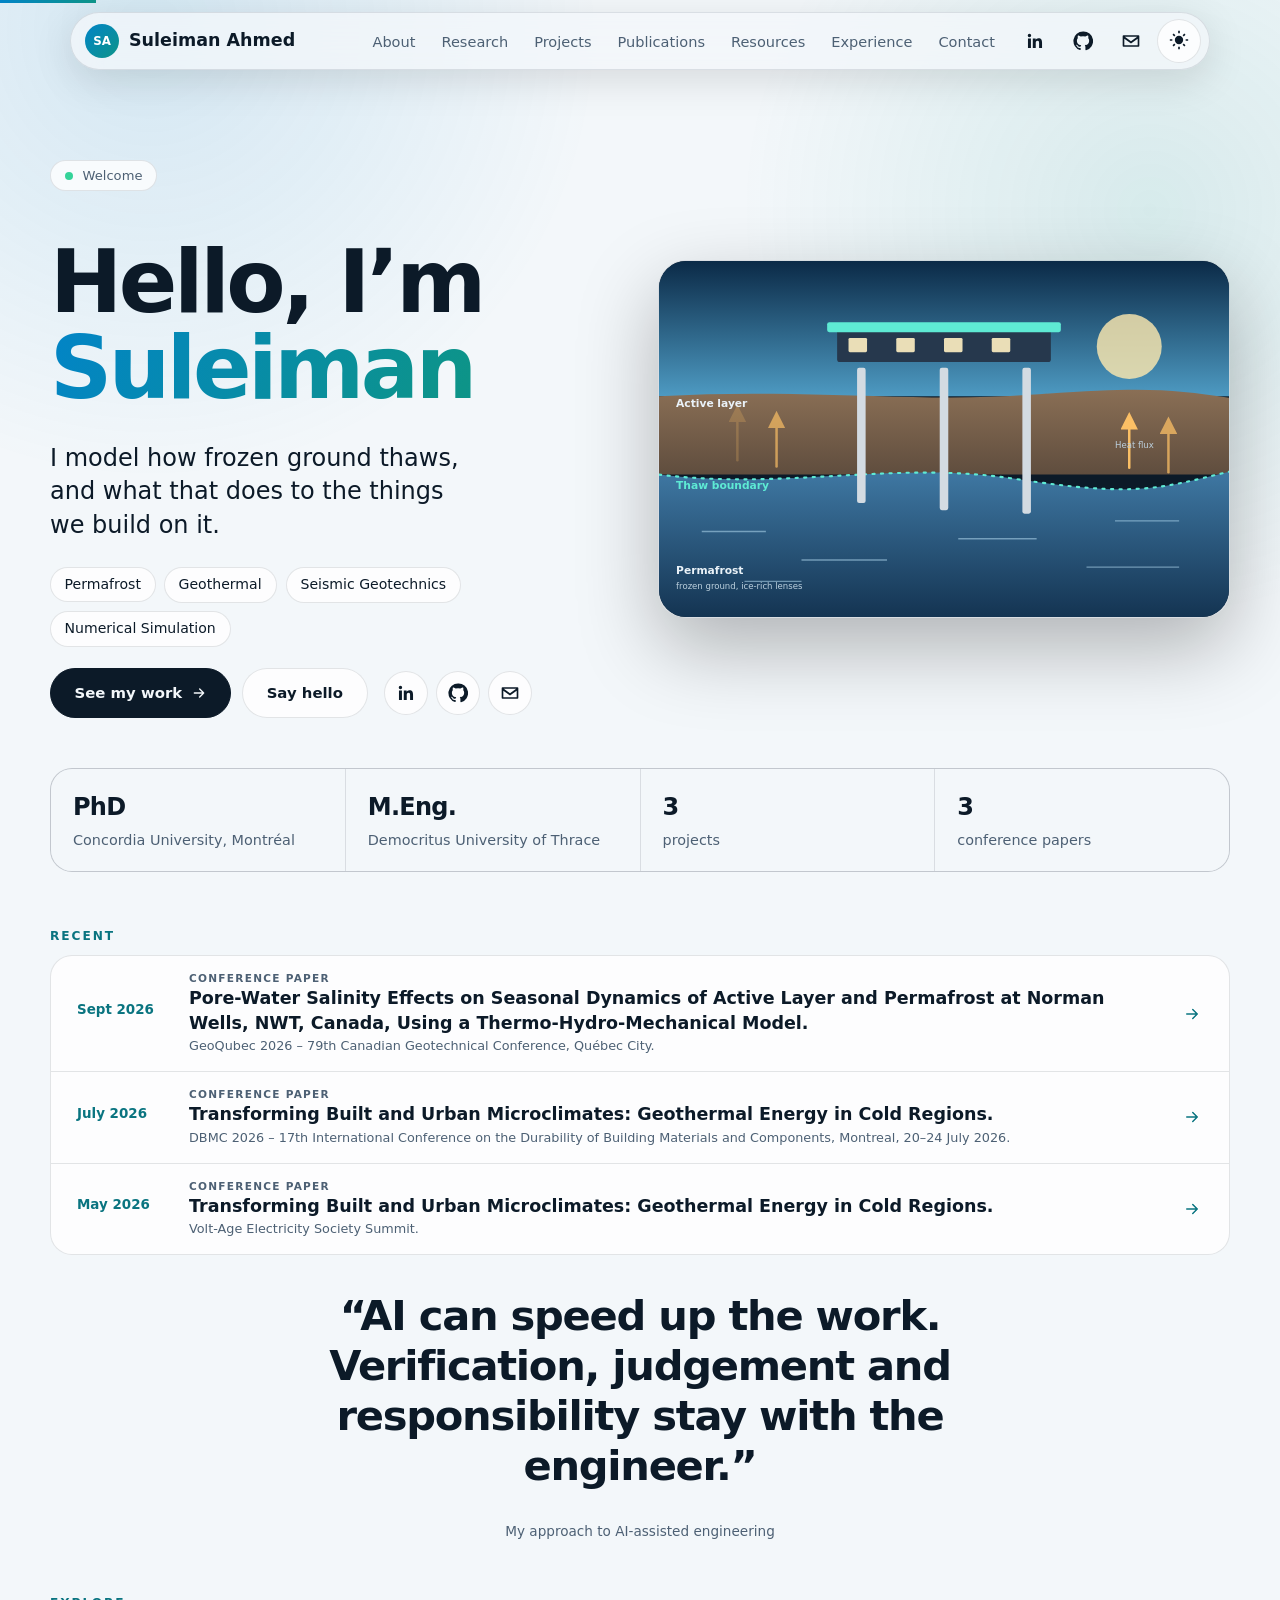
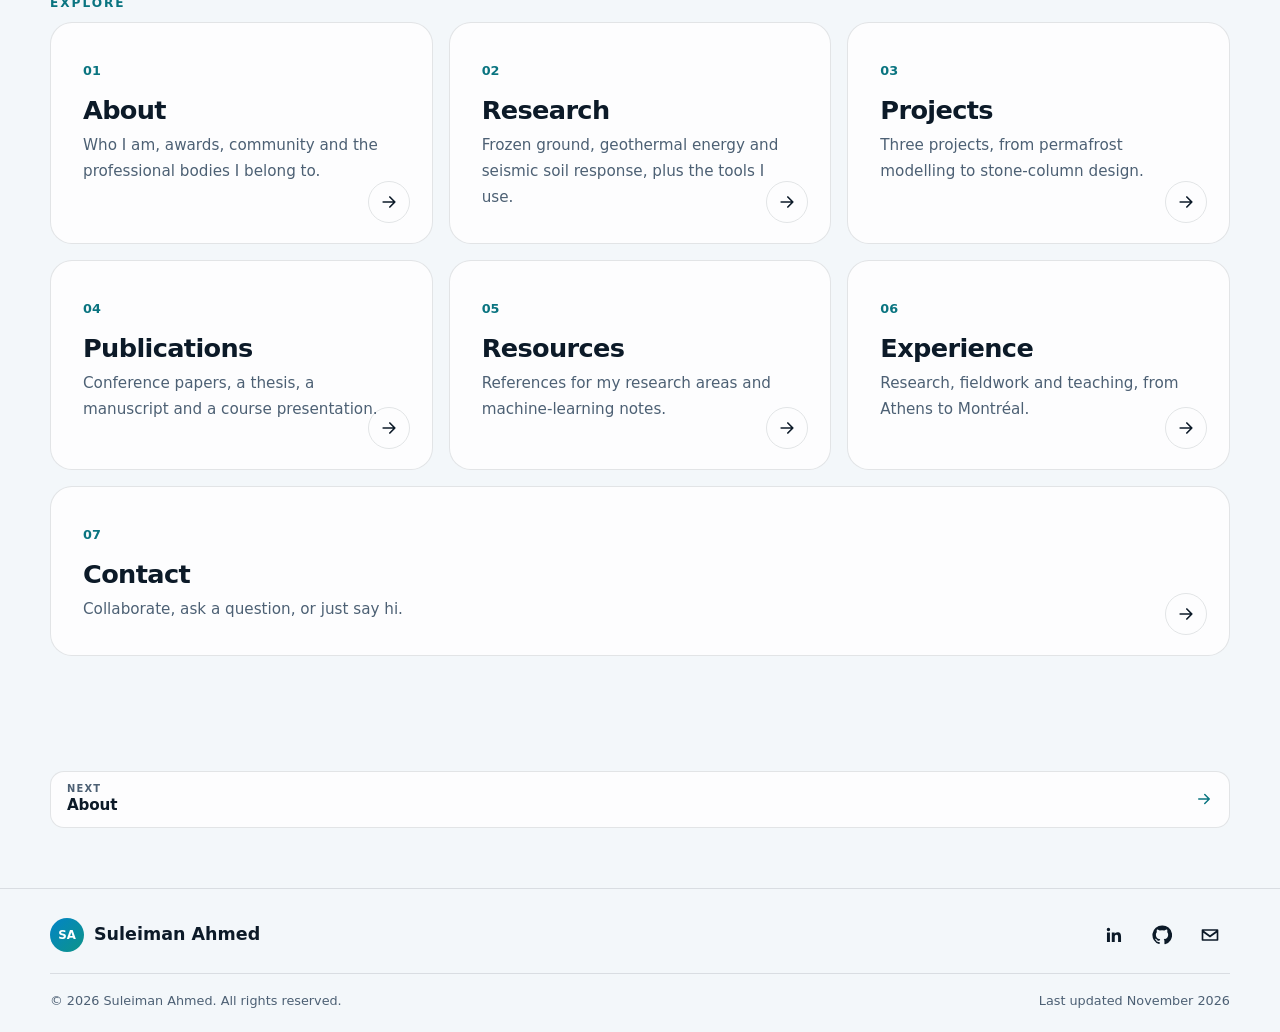
<file: index.html>
<!doctype html>
<html lang="en" data-theme="dark">
<head>
  <meta charset="utf-8">
  <meta name="viewport" content="width=device-width, initial-scale=1">
  <title>Suleiman Ahmed | Geotechnical engineer, permafrost researcher</title>
  <meta name="description" content="PhD researcher at Concordia University modelling thawing permafrost, geothermal energy and seismic soil response.">
  <meta name="author" content="Suleiman Ahmed">
  <meta name="robots" content="index, follow, max-image-preview:large">
  <meta name="color-scheme" content="dark light">
  <meta name="theme-color" content="#07101a">
  <meta name="google-site-verification" content="dUcFs72SfxvrmRhfqvgiYNyTWMztEddAQl3PIJQsLcQ">
  <link rel="canonical" href="https://suleimanahmedx.github.io/">
  <link rel="icon" href="favicon.svg" type="image/svg+xml">
  <link rel="apple-touch-icon" href="apple-touch-icon.png">
  <link rel="manifest" href="site.webmanifest">

  <meta property="og:type" content="website">
  <meta property="og:site_name" content="Suleiman Ahmed">
  <meta property="og:title" content="Suleiman Ahmed | Geotechnical engineer, permafrost researcher">
  <meta property="og:description" content="PhD researcher at Concordia University modelling thawing permafrost, geothermal energy and seismic soil response.">
  <meta property="og:url" content="https://suleimanahmedx.github.io/">
  <meta property="og:image" content="https://suleimanahmedx.github.io/assets/og-image.png">
  <meta property="og:image:width" content="1200">
  <meta property="og:image:height" content="630">
  <meta property="og:image:alt" content="Suleiman Ahmed: geotechnical engineer researching permafrost, geothermal energy and seismic soil response.">
  <meta name="twitter:card" content="summary_large_image">
  <meta name="twitter:title" content="Suleiman Ahmed | Geotechnical engineer, permafrost researcher">
  <meta name="twitter:description" content="PhD researcher at Concordia University modelling thawing permafrost, geothermal energy and seismic soil response.">
  <meta name="twitter:image" content="https://suleimanahmedx.github.io/assets/og-image.png">
  <meta name="twitter:image:alt" content="Suleiman Ahmed: geotechnical engineer researching permafrost, geothermal energy and seismic soil response.">

  <script type="application/ld+json">
    {
      "@context": "https://schema.org",
      "@type": "Person",
      "name": "Suleiman Ahmed",
      "url": "https://suleimanahmedx.github.io/",
      "jobTitle": "PhD researcher, Civil Engineering (Geotechnical)",
      "affiliation": {
        "@type": "CollegeOrUniversity",
        "name": "Concordia University"
      },
      "alumniOf": {
        "@type": "CollegeOrUniversity",
        "name": "Democritus University of Thrace"
      },
      "sameAs": [
        "https://www.linkedin.com/in/suleimanaliahmed",
        "https://github.com/suleimanahmedx"
      ],
      "knowsAbout": [
        "Permafrost",
        "Thermo-hydro-mechanical modelling",
        "Geothermal energy",
        "Seismic site response"
      ]
    }
  </script>

  <script>
    (function () {
      var root = document.documentElement;
      var stored = null;
      try { stored = sessionStorage.getItem('theme'); } catch (e) {}
      root.setAttribute('data-theme', stored || (matchMedia('(prefers-color-scheme: light)').matches ? 'light' : 'dark'));
    })();
  </script>
  <link rel="stylesheet" href="style.css">
  <script src="site.js" defer></script>
</head>
<body>
  <svg width="0" height="0" style="position:absolute" aria-hidden="true" focusable="false">
    <defs>
      <symbol id="i-linkedin" viewBox="0 0 24 24"><path d="M20.45 20.45h-3.56v-5.57c0-1.33-.03-3.04-1.85-3.04-1.85 0-2.14 1.45-2.14 2.94v5.67H9.35V9h3.41v1.56h.05c.48-.9 1.64-1.85 3.37-1.85 3.6 0 4.27 2.37 4.27 5.46v6.28zM5.34 7.43a2.06 2.06 0 1 1 0-4.13 2.06 2.06 0 0 1 0 4.13zM7.12 20.45H3.56V9h3.56v11.45z" /></symbol>
      <symbol id="i-github" viewBox="0 0 24 24"><path d="M12 .5a11.5 11.5 0 0 0-3.64 22.41c.58.1.79-.25.79-.56v-2c-3.2.7-3.88-1.37-3.88-1.37-.52-1.33-1.28-1.69-1.28-1.69-1.05-.71.08-.7.08-.7 1.15.08 1.76 1.19 1.76 1.19 1.03 1.76 2.7 1.25 3.36.96.1-.75.4-1.25.73-1.54-2.55-.29-5.24-1.28-5.24-5.69 0-1.26.45-2.28 1.19-3.09-.12-.29-.52-1.46.11-3.05 0 0 .97-.31 3.17 1.18a11 11 0 0 1 5.77 0c2.2-1.49 3.17-1.18 3.17-1.18.63 1.59.23 2.76.11 3.05.74.81 1.19 1.83 1.19 3.09 0 4.42-2.69 5.39-5.26 5.68.41.36.78 1.06.78 2.14v3.17c0 .31.21.67.8.56A11.5 11.5 0 0 0 12 .5z" /></symbol>
      <symbol id="i-mail" viewBox="0 0 24 24"><path d="M3 5h18a1 1 0 0 1 1 1v12a1 1 0 0 1-1 1H3a1 1 0 0 1-1-1V6a1 1 0 0 1 1-1zm1.6 2 7.4 5.4L19.4 7H4.6zM4 17h16V9.2l-8 5.8-8-5.8V17z" /></symbol>
      <symbol id="i-sun" viewBox="0 0 24 24"><path d="M12 7a5 5 0 1 0 0 10 5 5 0 0 0 0-10zM11 1h2v3h-2V1zm0 19h2v3h-2v-3zM1 11h3v2H1v-2zm19 0h3v2h-3v-2zM4.2 5.6l1.4-1.4 2.1 2.1-1.4 1.4-2.1-2.1zm12.1 12.1 1.4-1.4 2.1 2.1-1.4 1.4-2.1-2.1zM4.2 18.4l2.1-2.1 1.4 1.4-2.1 2.1-1.4-1.4zM16.3 6.3l2.1-2.1 1.4 1.4-2.1 2.1-1.4-1.4z" /></symbol>
      <symbol id="i-moon" viewBox="0 0 24 24"><path d="M21 14.5A9 9 0 0 1 9.5 3a9 9 0 1 0 11.5 11.5z" /></symbol>
      <symbol id="i-ext" viewBox="0 0 24 24"><path d="M14 3h7v7h-2V6.4l-8.3 8.3-1.4-1.4L17.6 5H14V3zM5 5h6v2H5v12h12v-6h2v8H3V5h2z" /></symbol>
      <symbol id="i-arrow" viewBox="0 0 24 24"><path d="M5 12h14M13 6l6 6-6 6" fill="none" stroke="currentColor" stroke-width="2" stroke-linecap="round" stroke-linejoin="round" /></symbol>
      <symbol id="i-menu" viewBox="0 0 24 24"><path d="M3 6h18M3 12h18M3 18h18" fill="none" stroke="currentColor" stroke-width="2" stroke-linecap="round" stroke-linejoin="round" /></symbol>
      <symbol id="i-up" viewBox="0 0 24 24"><path d="M12 19V5M6 11l6-6 6 6" fill="none" stroke="currentColor" stroke-width="2" stroke-linecap="round" stroke-linejoin="round" /></symbol>
      <symbol id="i-copy" viewBox="0 0 24 24"><path d="M9 9h11v11H9zM5 15H4V4h11v1" fill="none" stroke="currentColor" stroke-width="2" stroke-linecap="round" stroke-linejoin="round" /></symbol>
      <symbol id="i-dl" viewBox="0 0 24 24"><path d="M12 4v11M7 11l5 5 5-5M5 20h14" fill="none" stroke="currentColor" stroke-width="2" stroke-linecap="round" stroke-linejoin="round" /></symbol>
      <symbol id="i-send" viewBox="0 0 24 24"><path d="M22 2 11 13M22 2l-7 20-4-9-9-4 20-7z" fill="none" stroke="currentColor" stroke-width="2" stroke-linecap="round" stroke-linejoin="round" /></symbol>
    </defs>
  </svg>

  <div class="progress" aria-hidden="true"></div>
  <div class="glow" aria-hidden="true"><i></i><i></i></div>
  <a class="skip" href="#main">Skip to content</a>

  <header class="bar">
    <div class="bar-in">
      <a class="brand" href="index.html"><span class="mk">SA</span><span class="bn">Suleiman Ahmed</span></a>
      <nav id="site-nav" aria-label="Primary">
        <ul class="nav-list">
          <li><a class="nl" href="about.html">About</a></li>
          <li><a class="nl" href="research.html">Research</a></li>
          <li><a class="nl" href="projects.html">Projects</a></li>
          <li><a class="nl" href="publications.html">Publications</a></li>
          <li><a class="nl" href="resources.html">Resources</a></li>
          <li><a class="nl" href="experience.html">Experience</a></li>
          <li><a class="nl" href="contact.html">Contact</a></li>
        </ul>
      </nav>
      <div class="tools">
        <ul class="soc mini hide-sm">
          <li><a href="https://www.linkedin.com/in/suleimanaliahmed" target="_blank" rel="noopener noreferrer" aria-label="LinkedIn (opens in a new tab)" data-tip="LinkedIn"><svg class="ic" viewBox="0 0 24 24" aria-hidden="true" focusable="false" fill="currentColor"><use href="#i-linkedin" /></svg></a></li>
          <li><a href="https://github.com/suleimanahmedx" target="_blank" rel="noopener noreferrer" aria-label="GitHub (opens in a new tab)" data-tip="GitHub"><svg class="ic" viewBox="0 0 24 24" aria-hidden="true" focusable="false" fill="currentColor"><use href="#i-github" /></svg></a></li>
          <li><a href="contact.html" aria-label="Send a message" data-tip="Message"><svg class="ic" viewBox="0 0 24 24" aria-hidden="true" focusable="false" fill="currentColor"><use href="#i-mail" /></svg></a></li>
        </ul>
        <button class="icon-btn" id="theme-toggle" type="button" aria-label="Switch theme" data-tip="Theme"><span class="i-sun"><svg class="ic" viewBox="0 0 24 24" aria-hidden="true" focusable="false" fill="currentColor"><use href="#i-sun" /></svg></span><span class="i-moon"><svg class="ic" viewBox="0 0 24 24" aria-hidden="true" focusable="false" fill="currentColor"><use href="#i-moon" /></svg></span></button>
        <button class="icon-btn menu-btn" id="menu-btn" type="button" aria-label="Open menu" aria-expanded="false" aria-controls="site-nav"><svg class="ic" viewBox="0 0 24 24" aria-hidden="true" focusable="false" fill="currentColor"><use href="#i-menu" /></svg></button>
      </div>
    </div>
  </header>

  <main id="main" tabindex="-1">
    <section class="hero">
      <div class="wrap hero-g">
        <div>
          <p class="status ani" style="--i:0"><i></i>Welcome</p>
          <h1><span class="w" style="--i:1">Hello,</span> <span class="w" style="--i:2">I’m</span> <span class="w grad" style="--i:3">Suleiman</span></h1>
          <p class="lede ani" style="--i:4">I model how frozen ground thaws, and what that does to the things we build on it.</p>
          <ul class="words" aria-label="Focus areas">
            <li class="ani" style="--i:5">Permafrost</li>
            <li class="ani" style="--i:6">Geothermal</li>
            <li class="ani" style="--i:7">Seismic Geotechnics</li>
            <li class="ani" style="--i:8">Numerical Simulation</li>
          </ul>
          <div class="cta ani" style="--i:9">
            <a class="btn pri" href="projects.html">See my work <svg class="ic sm" viewBox="0 0 24 24" aria-hidden="true" focusable="false" fill="currentColor"><use href="#i-arrow" /></svg></a><a class="btn" href="contact.html">Say hello</a>
            <ul class="soc">
              <li><a href="https://www.linkedin.com/in/suleimanaliahmed" target="_blank" rel="noopener noreferrer" aria-label="LinkedIn (opens in a new tab)" data-tip="LinkedIn"><svg class="ic" viewBox="0 0 24 24" aria-hidden="true" focusable="false" fill="currentColor"><use href="#i-linkedin" /></svg></a></li>
              <li><a href="https://github.com/suleimanahmedx" target="_blank" rel="noopener noreferrer" aria-label="GitHub (opens in a new tab)" data-tip="GitHub"><svg class="ic" viewBox="0 0 24 24" aria-hidden="true" focusable="false" fill="currentColor"><use href="#i-github" /></svg></a></li>
              <li><a href="contact.html" aria-label="Send a message" data-tip="Message"><svg class="ic" viewBox="0 0 24 24" aria-hidden="true" focusable="false" fill="currentColor"><use href="#i-mail" /></svg></a></li>
            </ul>
          </div>
        </div>
        <div class="hero-art ani" style="--i:3"><img src="assets/permafrost.svg" alt="Animated conceptual cross-section of a pile-supported structure over thawing permafrost" width="800" height="500" fetchpriority="high"></div>
      </div>
    </section>
    <section class="strip">
      <div class="wrap facts reveal">
        <p><b>PhD</b>Concordia University, Montréal</p>
        <p><b>M.Eng.</b>Democritus University of Thrace</p>
        <p><b><span data-count="3">3</span></b>projects</p>
        <p><b><span data-count="3">3</span></b>conference papers</p>
      </div>
    </section>
    <section class="sec">
      <div class="wrap">
        <p class="eb">Recent</p>
        <ul class="recent reveal">
          <li><a href="publications.html#pub-1"><span class="rd">Sept 2026</span><span class="rt"><b>Conference paper</b>Pore-Water Salinity Effects on Seasonal Dynamics of Active Layer and Permafrost at Norman Wells, NWT, Canada, Using a Thermo-Hydro-Mechanical Model.<small>GeoQubec 2026 – 79th Canadian Geotechnical Conference, Québec City.</small></span><svg class="ic" viewBox="0 0 24 24" aria-hidden="true" focusable="false" fill="currentColor"><use href="#i-arrow" /></svg></a></li>
          <li><a href="publications.html#pub-2"><span class="rd">July 2026</span><span class="rt"><b>Conference paper</b>Transforming Built and Urban Microclimates: Geothermal Energy in Cold Regions.<small>DBMC 2026 – 17th International Conference on the Durability of Building Materials and Components, Montreal, 20–24 July 2026.</small></span><svg class="ic" viewBox="0 0 24 24" aria-hidden="true" focusable="false" fill="currentColor"><use href="#i-arrow" /></svg></a></li>
          <li><a href="publications.html#pub-3"><span class="rd">May 2026</span><span class="rt"><b>Conference paper</b>Transforming Built and Urban Microclimates: Geothermal Energy in Cold Regions.<small>Volt-Age Electricity Society Summit.</small></span><svg class="ic" viewBox="0 0 24 24" aria-hidden="true" focusable="false" fill="currentColor"><use href="#i-arrow" /></svg></a></li>
        </ul>
      </div>
    </section>
    <section class="sec">
      <div class="wrap">
        <blockquote class="quote reveal">
          <p>“AI can speed up the work. Verification, judgement and responsibility stay with the engineer.”</p>
          <cite>My approach to AI-assisted engineering</cite>
        </blockquote>
      </div>
    </section>
    <section class="sec">
      <div class="wrap">
        <p class="eb">Explore</p>
        <div class="ntiles">
          <a class="ntile reveal" href="about.html">
            <span class="nn">01</span>
            <h2>About</h2>
            <p>Who I am, awards, community and the professional bodies I belong to.</p>
            <span class="go"><svg class="ic" viewBox="0 0 24 24" aria-hidden="true" focusable="false" fill="currentColor"><use href="#i-arrow" /></svg></span>
          </a>
          <a class="ntile reveal" href="research.html">
            <span class="nn">02</span>
            <h2>Research</h2>
            <p>Frozen ground, geothermal energy and seismic soil response, plus the tools I use.</p>
            <span class="go"><svg class="ic" viewBox="0 0 24 24" aria-hidden="true" focusable="false" fill="currentColor"><use href="#i-arrow" /></svg></span>
          </a>
          <a class="ntile reveal" href="projects.html">
            <span class="nn">03</span>
            <h2>Projects</h2>
            <p>Three projects, from permafrost modelling to stone-column design.</p>
            <span class="go"><svg class="ic" viewBox="0 0 24 24" aria-hidden="true" focusable="false" fill="currentColor"><use href="#i-arrow" /></svg></span>
          </a>
          <a class="ntile reveal" href="publications.html">
            <span class="nn">04</span>
            <h2>Publications</h2>
            <p>Conference papers, a thesis, a manuscript and a course presentation.</p>
            <span class="go"><svg class="ic" viewBox="0 0 24 24" aria-hidden="true" focusable="false" fill="currentColor"><use href="#i-arrow" /></svg></span>
          </a>
          <a class="ntile reveal" href="resources.html">
            <span class="nn">05</span>
            <h2>Resources</h2>
            <p>References for my research areas and machine-learning notes.</p>
            <span class="go"><svg class="ic" viewBox="0 0 24 24" aria-hidden="true" focusable="false" fill="currentColor"><use href="#i-arrow" /></svg></span>
          </a>
          <a class="ntile reveal" href="experience.html">
            <span class="nn">06</span>
            <h2>Experience</h2>
            <p>Research, fieldwork and teaching, from Athens to Montréal.</p>
            <span class="go"><svg class="ic" viewBox="0 0 24 24" aria-hidden="true" focusable="false" fill="currentColor"><use href="#i-arrow" /></svg></span>
          </a>
          <a class="ntile reveal" href="contact.html">
            <span class="nn">07</span>
            <h2>Contact</h2>
            <p>Collaborate, ask a question, or just say hi.</p>
            <span class="go"><svg class="ic" viewBox="0 0 24 24" aria-hidden="true" focusable="false" fill="currentColor"><use href="#i-arrow" /></svg></span>
          </a>
        </div>
      </div>
    </section>
    <section class="sec pager-sec">
      <div class="wrap">
        <nav class="pager one" aria-label="Page navigation">
          <a class="pg next" href="about.html" aria-label="Next: About">
            <div><span>Next</span><b>About</b></div>
            <svg class="ic" viewBox="0 0 24 24" aria-hidden="true" focusable="false" fill="currentColor"><use href="#i-arrow" /></svg>
          </a>
        </nav>
      </div>
    </section>
  </main>

  <footer class="footer">
    <div class="wrap">
      <div class="fbrand">
        <a class="brand" href="index.html"><span class="mk">SA</span><span>Suleiman Ahmed</span></a>
        <ul class="soc mini">
          <li><a href="https://www.linkedin.com/in/suleimanaliahmed" target="_blank" rel="noopener noreferrer" aria-label="LinkedIn (opens in a new tab)" data-tip="LinkedIn"><svg class="ic" viewBox="0 0 24 24" aria-hidden="true" focusable="false" fill="currentColor"><use href="#i-linkedin" /></svg></a></li>
          <li><a href="https://github.com/suleimanahmedx" target="_blank" rel="noopener noreferrer" aria-label="GitHub (opens in a new tab)" data-tip="GitHub"><svg class="ic" viewBox="0 0 24 24" aria-hidden="true" focusable="false" fill="currentColor"><use href="#i-github" /></svg></a></li>
          <li><a href="contact.html" aria-label="Send a message" data-tip="Message"><svg class="ic" viewBox="0 0 24 24" aria-hidden="true" focusable="false" fill="currentColor"><use href="#i-mail" /></svg></a></li>
        </ul>
      </div>
      <div class="fbase">
        <p>© 2026 Suleiman Ahmed. All rights reserved.</p>
        <p>Last updated November 2026</p>
      </div>
    </div>
  </footer>
  <button class="totop" id="totop" type="button" aria-label="Back to top" hidden><svg class="ic" viewBox="0 0 24 24" aria-hidden="true" focusable="false" fill="currentColor"><use href="#i-up" /></svg></button>
</body>
</html>
</file>
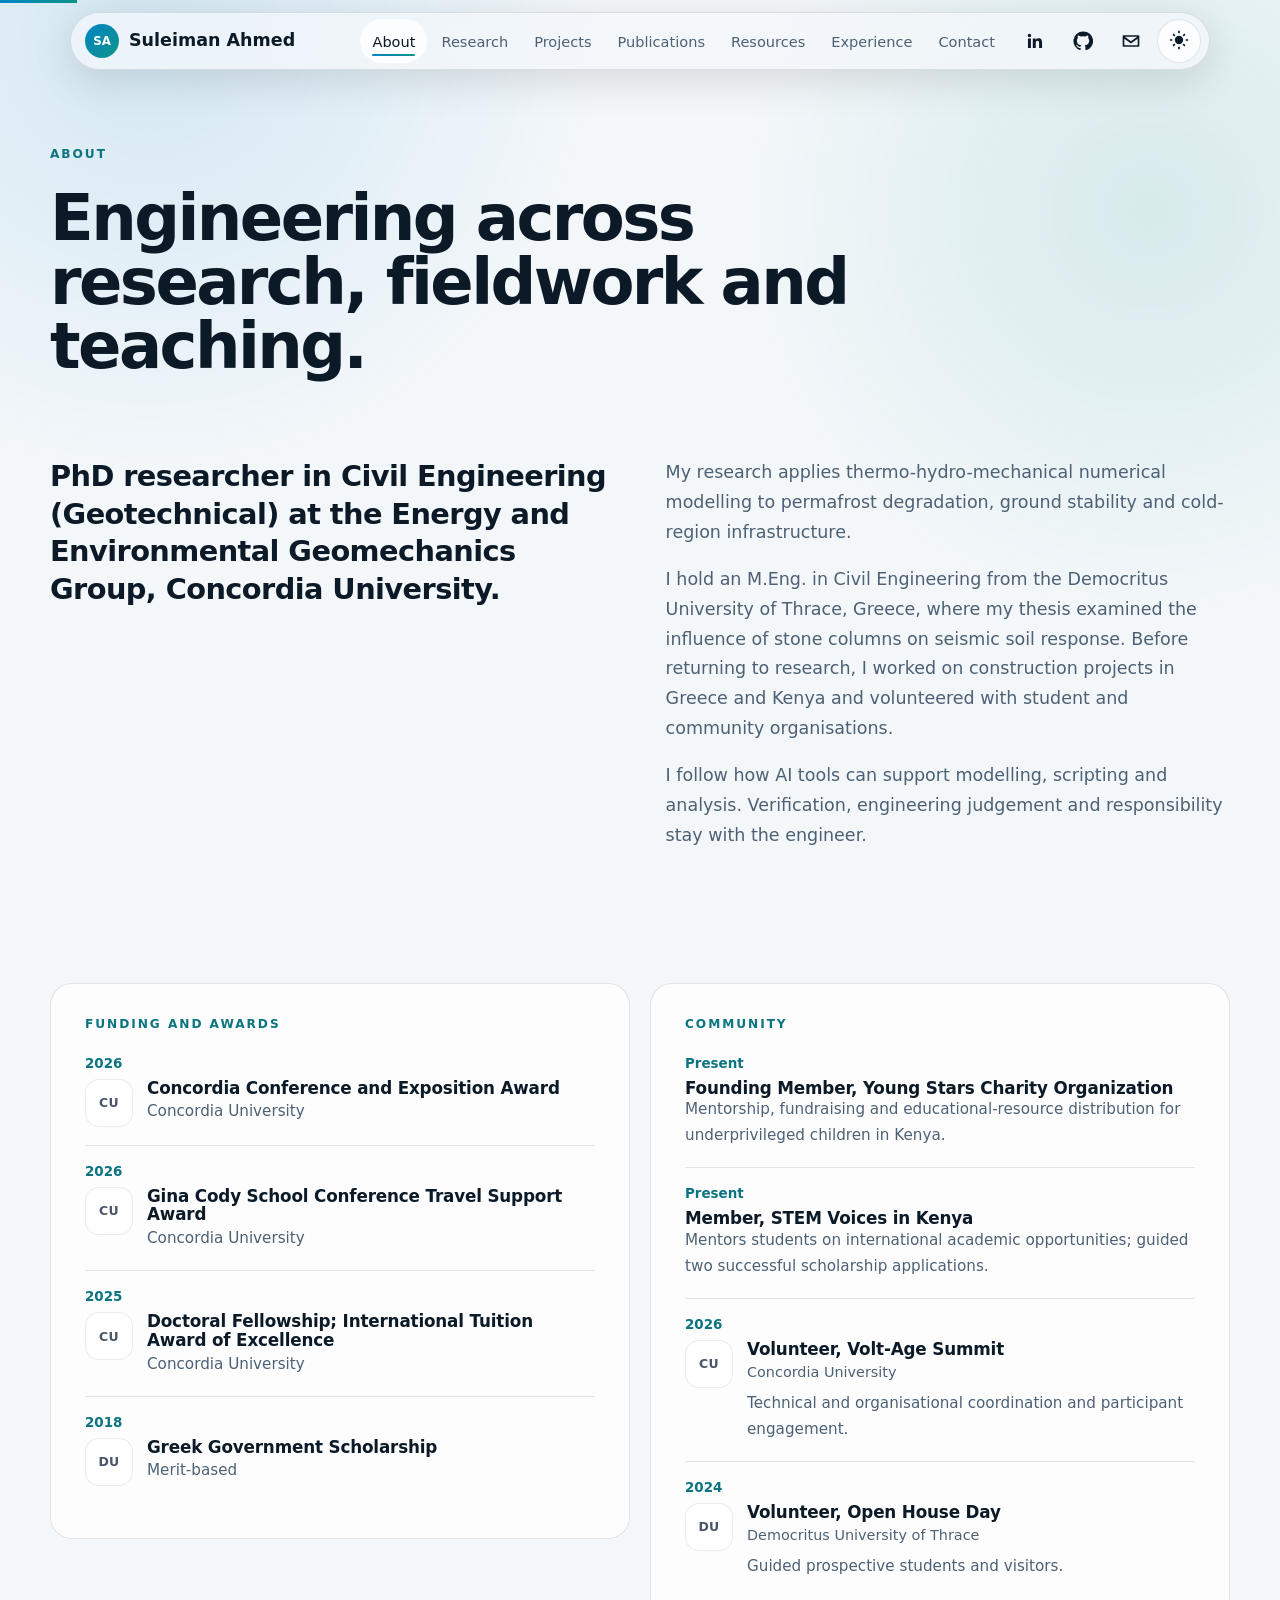
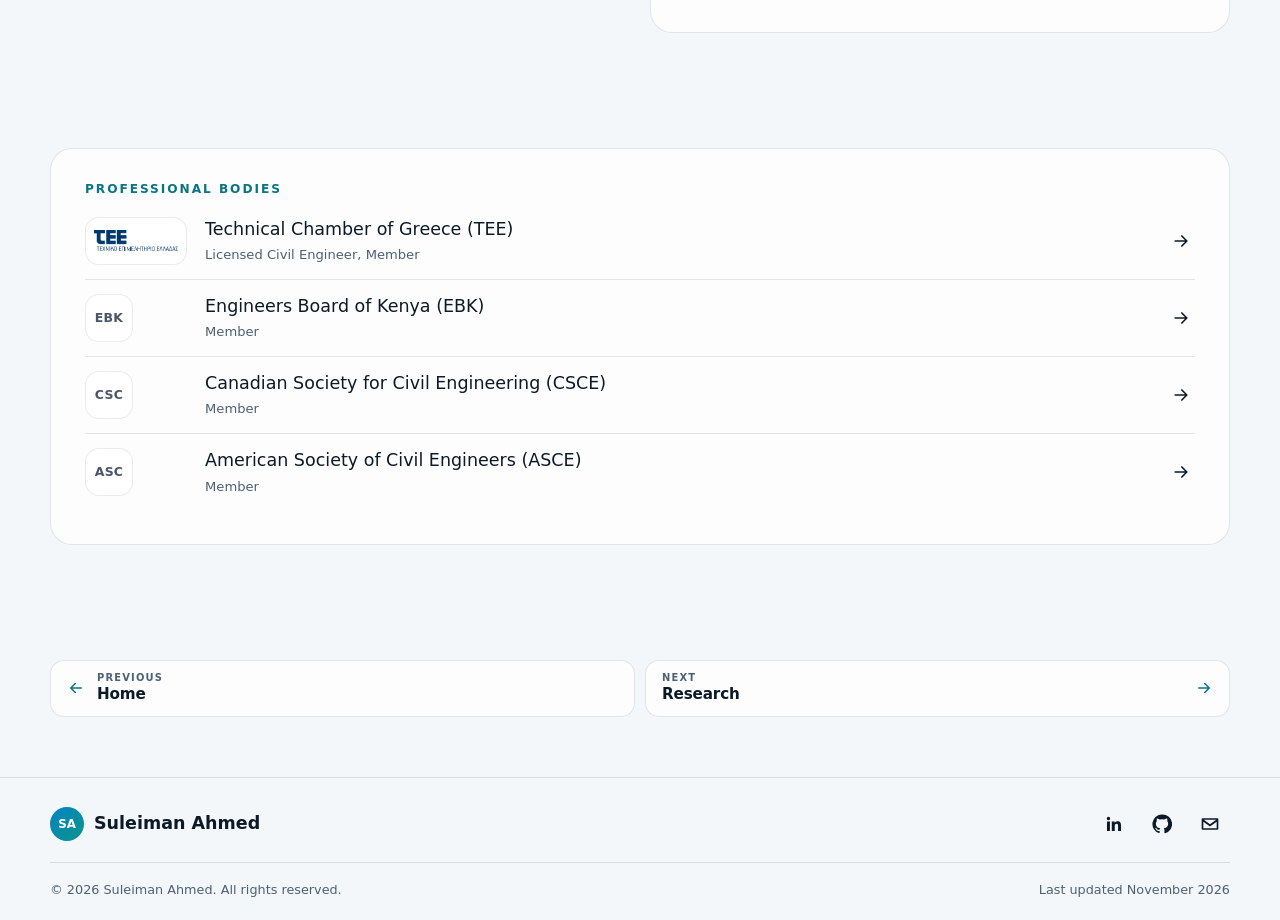
<file: about.html>
<!doctype html>
<html lang="en" data-theme="dark">
<head>
  <meta charset="utf-8">
  <meta name="viewport" content="width=device-width, initial-scale=1">
  <title>About | Suleiman Ahmed</title>
  <meta name="description" content="Biography, awards, community and professional bodies.">
  <meta name="author" content="Suleiman Ahmed">
  <meta name="robots" content="index, follow, max-image-preview:large">
  <meta name="color-scheme" content="dark light">
  <meta name="theme-color" content="#07101a">
  <link rel="canonical" href="https://suleimanahmedx.github.io/about.html">
  <link rel="icon" href="favicon.svg" type="image/svg+xml">
  <link rel="apple-touch-icon" href="apple-touch-icon.png">
  <link rel="manifest" href="site.webmanifest">

  <meta property="og:type" content="website">
  <meta property="og:site_name" content="Suleiman Ahmed">
  <meta property="og:title" content="About | Suleiman Ahmed">
  <meta property="og:description" content="Biography, awards, community and professional bodies.">
  <meta property="og:url" content="https://suleimanahmedx.github.io/about.html">
  <meta property="og:image" content="https://suleimanahmedx.github.io/assets/og-image.png">
  <meta property="og:image:width" content="1200">
  <meta property="og:image:height" content="630">
  <meta property="og:image:alt" content="Suleiman Ahmed: geotechnical engineer researching permafrost, geothermal energy and seismic soil response.">
  <meta name="twitter:card" content="summary_large_image">
  <meta name="twitter:title" content="About | Suleiman Ahmed">
  <meta name="twitter:description" content="Biography, awards, community and professional bodies.">
  <meta name="twitter:image" content="https://suleimanahmedx.github.io/assets/og-image.png">
  <meta name="twitter:image:alt" content="Suleiman Ahmed: geotechnical engineer researching permafrost, geothermal energy and seismic soil response.">

  <script>
    (function () {
      var root = document.documentElement;
      var stored = null;
      try { stored = sessionStorage.getItem('theme'); } catch (e) {}
      root.setAttribute('data-theme', stored || (matchMedia('(prefers-color-scheme: light)').matches ? 'light' : 'dark'));
    })();
  </script>
  <link rel="stylesheet" href="style.css">
  <script src="site.js" defer></script>
</head>
<body>
  <svg width="0" height="0" style="position:absolute" aria-hidden="true" focusable="false">
    <defs>
      <symbol id="i-linkedin" viewBox="0 0 24 24"><path d="M20.45 20.45h-3.56v-5.57c0-1.33-.03-3.04-1.85-3.04-1.85 0-2.14 1.45-2.14 2.94v5.67H9.35V9h3.41v1.56h.05c.48-.9 1.64-1.85 3.37-1.85 3.6 0 4.27 2.37 4.27 5.46v6.28zM5.34 7.43a2.06 2.06 0 1 1 0-4.13 2.06 2.06 0 0 1 0 4.13zM7.12 20.45H3.56V9h3.56v11.45z" /></symbol>
      <symbol id="i-github" viewBox="0 0 24 24"><path d="M12 .5a11.5 11.5 0 0 0-3.64 22.41c.58.1.79-.25.79-.56v-2c-3.2.7-3.88-1.37-3.88-1.37-.52-1.33-1.28-1.69-1.28-1.69-1.05-.71.08-.7.08-.7 1.15.08 1.76 1.19 1.76 1.19 1.03 1.76 2.7 1.25 3.36.96.1-.75.4-1.25.73-1.54-2.55-.29-5.24-1.28-5.24-5.69 0-1.26.45-2.28 1.19-3.09-.12-.29-.52-1.46.11-3.05 0 0 .97-.31 3.17 1.18a11 11 0 0 1 5.77 0c2.2-1.49 3.17-1.18 3.17-1.18.63 1.59.23 2.76.11 3.05.74.81 1.19 1.83 1.19 3.09 0 4.42-2.69 5.39-5.26 5.68.41.36.78 1.06.78 2.14v3.17c0 .31.21.67.8.56A11.5 11.5 0 0 0 12 .5z" /></symbol>
      <symbol id="i-mail" viewBox="0 0 24 24"><path d="M3 5h18a1 1 0 0 1 1 1v12a1 1 0 0 1-1 1H3a1 1 0 0 1-1-1V6a1 1 0 0 1 1-1zm1.6 2 7.4 5.4L19.4 7H4.6zM4 17h16V9.2l-8 5.8-8-5.8V17z" /></symbol>
      <symbol id="i-sun" viewBox="0 0 24 24"><path d="M12 7a5 5 0 1 0 0 10 5 5 0 0 0 0-10zM11 1h2v3h-2V1zm0 19h2v3h-2v-3zM1 11h3v2H1v-2zm19 0h3v2h-3v-2zM4.2 5.6l1.4-1.4 2.1 2.1-1.4 1.4-2.1-2.1zm12.1 12.1 1.4-1.4 2.1 2.1-1.4 1.4-2.1-2.1zM4.2 18.4l2.1-2.1 1.4 1.4-2.1 2.1-1.4-1.4zM16.3 6.3l2.1-2.1 1.4 1.4-2.1 2.1-1.4-1.4z" /></symbol>
      <symbol id="i-moon" viewBox="0 0 24 24"><path d="M21 14.5A9 9 0 0 1 9.5 3a9 9 0 1 0 11.5 11.5z" /></symbol>
      <symbol id="i-ext" viewBox="0 0 24 24"><path d="M14 3h7v7h-2V6.4l-8.3 8.3-1.4-1.4L17.6 5H14V3zM5 5h6v2H5v12h12v-6h2v8H3V5h2z" /></symbol>
      <symbol id="i-arrow" viewBox="0 0 24 24"><path d="M5 12h14M13 6l6 6-6 6" fill="none" stroke="currentColor" stroke-width="2" stroke-linecap="round" stroke-linejoin="round" /></symbol>
      <symbol id="i-menu" viewBox="0 0 24 24"><path d="M3 6h18M3 12h18M3 18h18" fill="none" stroke="currentColor" stroke-width="2" stroke-linecap="round" stroke-linejoin="round" /></symbol>
      <symbol id="i-up" viewBox="0 0 24 24"><path d="M12 19V5M6 11l6-6 6 6" fill="none" stroke="currentColor" stroke-width="2" stroke-linecap="round" stroke-linejoin="round" /></symbol>
      <symbol id="i-copy" viewBox="0 0 24 24"><path d="M9 9h11v11H9zM5 15H4V4h11v1" fill="none" stroke="currentColor" stroke-width="2" stroke-linecap="round" stroke-linejoin="round" /></symbol>
      <symbol id="i-dl" viewBox="0 0 24 24"><path d="M12 4v11M7 11l5 5 5-5M5 20h14" fill="none" stroke="currentColor" stroke-width="2" stroke-linecap="round" stroke-linejoin="round" /></symbol>
      <symbol id="i-send" viewBox="0 0 24 24"><path d="M22 2 11 13M22 2l-7 20-4-9-9-4 20-7z" fill="none" stroke="currentColor" stroke-width="2" stroke-linecap="round" stroke-linejoin="round" /></symbol>
    </defs>
  </svg>

  <div class="progress" aria-hidden="true"></div>
  <div class="glow" aria-hidden="true"><i></i><i></i></div>
  <a class="skip" href="#main">Skip to content</a>

  <header class="bar">
    <div class="bar-in">
      <a class="brand" href="index.html"><span class="mk">SA</span><span class="bn">Suleiman Ahmed</span></a>
      <nav id="site-nav" aria-label="Primary">
        <ul class="nav-list">
          <li><a class="nl" href="about.html" aria-current="page">About</a></li>
          <li><a class="nl" href="research.html">Research</a></li>
          <li><a class="nl" href="projects.html">Projects</a></li>
          <li><a class="nl" href="publications.html">Publications</a></li>
          <li><a class="nl" href="resources.html">Resources</a></li>
          <li><a class="nl" href="experience.html">Experience</a></li>
          <li><a class="nl" href="contact.html">Contact</a></li>
        </ul>
      </nav>
      <div class="tools">
        <ul class="soc mini hide-sm">
          <li><a href="https://www.linkedin.com/in/suleimanaliahmed" target="_blank" rel="noopener noreferrer" aria-label="LinkedIn (opens in a new tab)" data-tip="LinkedIn"><svg class="ic" viewBox="0 0 24 24" aria-hidden="true" focusable="false" fill="currentColor"><use href="#i-linkedin" /></svg></a></li>
          <li><a href="https://github.com/suleimanahmedx" target="_blank" rel="noopener noreferrer" aria-label="GitHub (opens in a new tab)" data-tip="GitHub"><svg class="ic" viewBox="0 0 24 24" aria-hidden="true" focusable="false" fill="currentColor"><use href="#i-github" /></svg></a></li>
          <li><a href="contact.html" aria-label="Send a message" data-tip="Message"><svg class="ic" viewBox="0 0 24 24" aria-hidden="true" focusable="false" fill="currentColor"><use href="#i-mail" /></svg></a></li>
        </ul>
        <button class="icon-btn" id="theme-toggle" type="button" aria-label="Switch theme" data-tip="Theme"><span class="i-sun"><svg class="ic" viewBox="0 0 24 24" aria-hidden="true" focusable="false" fill="currentColor"><use href="#i-sun" /></svg></span><span class="i-moon"><svg class="ic" viewBox="0 0 24 24" aria-hidden="true" focusable="false" fill="currentColor"><use href="#i-moon" /></svg></span></button>
        <button class="icon-btn menu-btn" id="menu-btn" type="button" aria-label="Open menu" aria-expanded="false" aria-controls="site-nav"><svg class="ic" viewBox="0 0 24 24" aria-hidden="true" focusable="false" fill="currentColor"><use href="#i-menu" /></svg></button>
      </div>
    </div>
  </header>

  <main id="main" tabindex="-1">
    <section class="phead">
      <div class="wrap">
        <p class="eb ani" style="--i:0">About</p>
        <h1 class="ani" style="--i:1">Engineering across research, fieldwork and teaching.</h1>
      </div>
    </section>
    <section class="sec">
      <div class="wrap two reveal">
        <p class="big">PhD researcher in Civil Engineering (Geotechnical) at the Energy and Environmental Geomechanics Group, Concordia University.</p>
        <div>
          <p>My research applies thermo-hydro-mechanical numerical modelling to permafrost degradation, ground stability and cold-region infrastructure.</p>
          <p>I hold an M.Eng. in Civil Engineering from the Democritus University of Thrace, Greece, where my thesis examined the influence of stone columns on seismic soil response. Before returning to research, I worked on construction projects in Greece and Kenya and volunteered with student and community organisations.</p>
          <p>I follow how AI tools can support modelling, scripting and analysis. Verification, engineering judgement and responsibility stay with the engineer.</p>
        </div>
      </div>
    </section>
    <section class="sec">
      <div class="wrap grid2">
        <div class="panel reveal" id="awards">
          <h2 class="ph">Funding and awards</h2>
          <ul class="rows">
            <li class="row">
              <span class="rd">2026</span>
              <div class="rb">
                <span class="lg org"><b aria-hidden="true">CU</b><img src="https://www.google.com/s2/favicons?domain=concordia.ca&amp;sz=128" alt="" width="28" height="28" loading="lazy" decoding="async" referrerpolicy="no-referrer"></span>
                <div>
                  <h3>Concordia Conference and Exposition Award</h3>
                  <p class="sub">Concordia University</p>
                </div>
              </div>
            </li>
            <li class="row">
              <span class="rd">2026</span>
              <div class="rb">
                <span class="lg org"><b aria-hidden="true">CU</b><img src="https://www.google.com/s2/favicons?domain=concordia.ca&amp;sz=128" alt="" width="28" height="28" loading="lazy" decoding="async" referrerpolicy="no-referrer"></span>
                <div>
                  <h3>Gina Cody School Conference Travel Support Award</h3>
                  <p class="sub">Concordia University</p>
                </div>
              </div>
            </li>
            <li class="row">
              <span class="rd">2025</span>
              <div class="rb">
                <span class="lg org"><b aria-hidden="true">CU</b><img src="https://www.google.com/s2/favicons?domain=concordia.ca&amp;sz=128" alt="" width="28" height="28" loading="lazy" decoding="async" referrerpolicy="no-referrer"></span>
                <div>
                  <h3>Doctoral Fellowship; International Tuition Award of Excellence</h3>
                  <p class="sub">Concordia University</p>
                </div>
              </div>
            </li>
            <li class="row">
              <span class="rd">2018</span>
              <div class="rb">
                <span class="lg org"><b aria-hidden="true">DU</b><img src="https://www.google.com/s2/favicons?domain=duth.gr&amp;sz=128" alt="" width="28" height="28" loading="lazy" decoding="async" referrerpolicy="no-referrer"></span>
                <div>
                  <h3>Greek Government Scholarship</h3>
                  <p class="sub">Merit-based</p>
                </div>
              </div>
            </li>
          </ul>
        </div>
        <div class="panel reveal" id="community">
          <h2 class="ph">Community</h2>
          <ul class="rows">
            <li class="row">
              <span class="rd">Present</span>
              <div class="rb">
                <div>
                  <h3>Founding Member, Young Stars Charity Organization</h3>
                  <p>Mentorship, fundraising and educational-resource distribution for underprivileged children in Kenya.</p>
                </div>
              </div>
            </li>
            <li class="row">
              <span class="rd">Present</span>
              <div class="rb">
                <div>
                  <h3>Member, STEM Voices in Kenya</h3>
                  <p>Mentors students on international academic opportunities; guided two successful scholarship applications.</p>
                </div>
              </div>
            </li>
            <li class="row">
              <span class="rd">2026</span>
              <div class="rb">
                <span class="lg org"><b aria-hidden="true">CU</b><img src="https://www.google.com/s2/favicons?domain=concordia.ca&amp;sz=128" alt="" width="28" height="28" loading="lazy" decoding="async" referrerpolicy="no-referrer"></span>
                <div>
                  <h3>Volunteer, Volt-Age Summit</h3>
                  <p class="sub">Concordia University</p>
                  <p>Technical and organisational coordination and participant engagement.</p>
                </div>
              </div>
            </li>
            <li class="row">
              <span class="rd">2024</span>
              <div class="rb">
                <span class="lg org"><b aria-hidden="true">DU</b><img src="https://www.google.com/s2/favicons?domain=duth.gr&amp;sz=128" alt="" width="28" height="28" loading="lazy" decoding="async" referrerpolicy="no-referrer"></span>
                <div>
                  <h3>Volunteer, Open House Day</h3>
                  <p class="sub">Democritus University of Thrace</p>
                  <p>Guided prospective students and visitors.</p>
                </div>
              </div>
            </li>
          </ul>
        </div>
      </div>
    </section>
    <section class="sec">
      <div class="wrap">
        <div class="panel reveal" id="bodies">
          <h2 class="ph">Professional bodies</h2>
          <ul class="orgs">
            <li><a href="https://web.tee.gr/en/" target="_blank" rel="noopener noreferrer"><span class="lg org wide"><b aria-hidden="true">TEE</b><img src="assets/tee-logo.png" data-fb="https://www.google.com/s2/favicons?domain=tee.gr&amp;sz=128" alt="" width="255" height="64" loading="lazy" decoding="async" referrerpolicy="no-referrer"></span><span>Technical Chamber of Greece (TEE)<small>Licensed Civil Engineer, Member</small></span><svg class="ic" viewBox="0 0 24 24" aria-hidden="true" focusable="false" fill="currentColor"><use href="#i-arrow" /></svg></a></li>
            <li><a href="https://ebk.go.ke" target="_blank" rel="noopener noreferrer"><span class="lg org"><b aria-hidden="true">EBK</b><img src="https://www.google.com/s2/favicons?domain=ebk.go.ke&amp;sz=128" alt="" width="28" height="28" loading="lazy" decoding="async" referrerpolicy="no-referrer"></span><span>Engineers Board of Kenya (EBK)<small>Member</small></span><svg class="ic" viewBox="0 0 24 24" aria-hidden="true" focusable="false" fill="currentColor"><use href="#i-arrow" /></svg></a></li>
            <li><a href="https://csce.ca" target="_blank" rel="noopener noreferrer"><span class="lg org"><b aria-hidden="true">CSC</b><img src="https://www.google.com/s2/favicons?domain=csce.ca&amp;sz=128" alt="" width="28" height="28" loading="lazy" decoding="async" referrerpolicy="no-referrer"></span><span>Canadian Society for Civil Engineering (CSCE)<small>Member</small></span><svg class="ic" viewBox="0 0 24 24" aria-hidden="true" focusable="false" fill="currentColor"><use href="#i-arrow" /></svg></a></li>
            <li><a href="https://www.asce.org" target="_blank" rel="noopener noreferrer"><span class="lg org"><b aria-hidden="true">ASC</b><img src="https://www.google.com/s2/favicons?domain=asce.org&amp;sz=128" alt="" width="28" height="28" loading="lazy" decoding="async" referrerpolicy="no-referrer"></span><span>American Society of Civil Engineers (ASCE)<small>Member</small></span><svg class="ic" viewBox="0 0 24 24" aria-hidden="true" focusable="false" fill="currentColor"><use href="#i-arrow" /></svg></a></li>
          </ul>
        </div>
      </div>
    </section>
    <section class="sec pager-sec">
      <div class="wrap">
        <nav class="pager" aria-label="Page navigation">
          <a class="pg prev" href="index.html" aria-label="Previous page: Home">
            <svg class="ic" viewBox="0 0 24 24" aria-hidden="true" focusable="false" fill="currentColor"><use href="#i-arrow" /></svg>
            <div><span>Previous</span><b>Home</b></div>
          </a>
          <a class="pg next" href="research.html" aria-label="Next: Research">
            <div><span>Next</span><b>Research</b></div>
            <svg class="ic" viewBox="0 0 24 24" aria-hidden="true" focusable="false" fill="currentColor"><use href="#i-arrow" /></svg>
          </a>
        </nav>
      </div>
    </section>
  </main>

  <footer class="footer">
    <div class="wrap">
      <div class="fbrand">
        <a class="brand" href="index.html"><span class="mk">SA</span><span>Suleiman Ahmed</span></a>
        <ul class="soc mini">
          <li><a href="https://www.linkedin.com/in/suleimanaliahmed" target="_blank" rel="noopener noreferrer" aria-label="LinkedIn (opens in a new tab)" data-tip="LinkedIn"><svg class="ic" viewBox="0 0 24 24" aria-hidden="true" focusable="false" fill="currentColor"><use href="#i-linkedin" /></svg></a></li>
          <li><a href="https://github.com/suleimanahmedx" target="_blank" rel="noopener noreferrer" aria-label="GitHub (opens in a new tab)" data-tip="GitHub"><svg class="ic" viewBox="0 0 24 24" aria-hidden="true" focusable="false" fill="currentColor"><use href="#i-github" /></svg></a></li>
          <li><a href="contact.html" aria-label="Send a message" data-tip="Message"><svg class="ic" viewBox="0 0 24 24" aria-hidden="true" focusable="false" fill="currentColor"><use href="#i-mail" /></svg></a></li>
        </ul>
      </div>
      <div class="fbase">
        <p>© 2026 Suleiman Ahmed. All rights reserved.</p>
        <p>Last updated November 2026</p>
      </div>
    </div>
  </footer>
  <button class="totop" id="totop" type="button" aria-label="Back to top" hidden><svg class="ic" viewBox="0 0 24 24" aria-hidden="true" focusable="false" fill="currentColor"><use href="#i-up" /></svg></button>
</body>
</html>
</file>
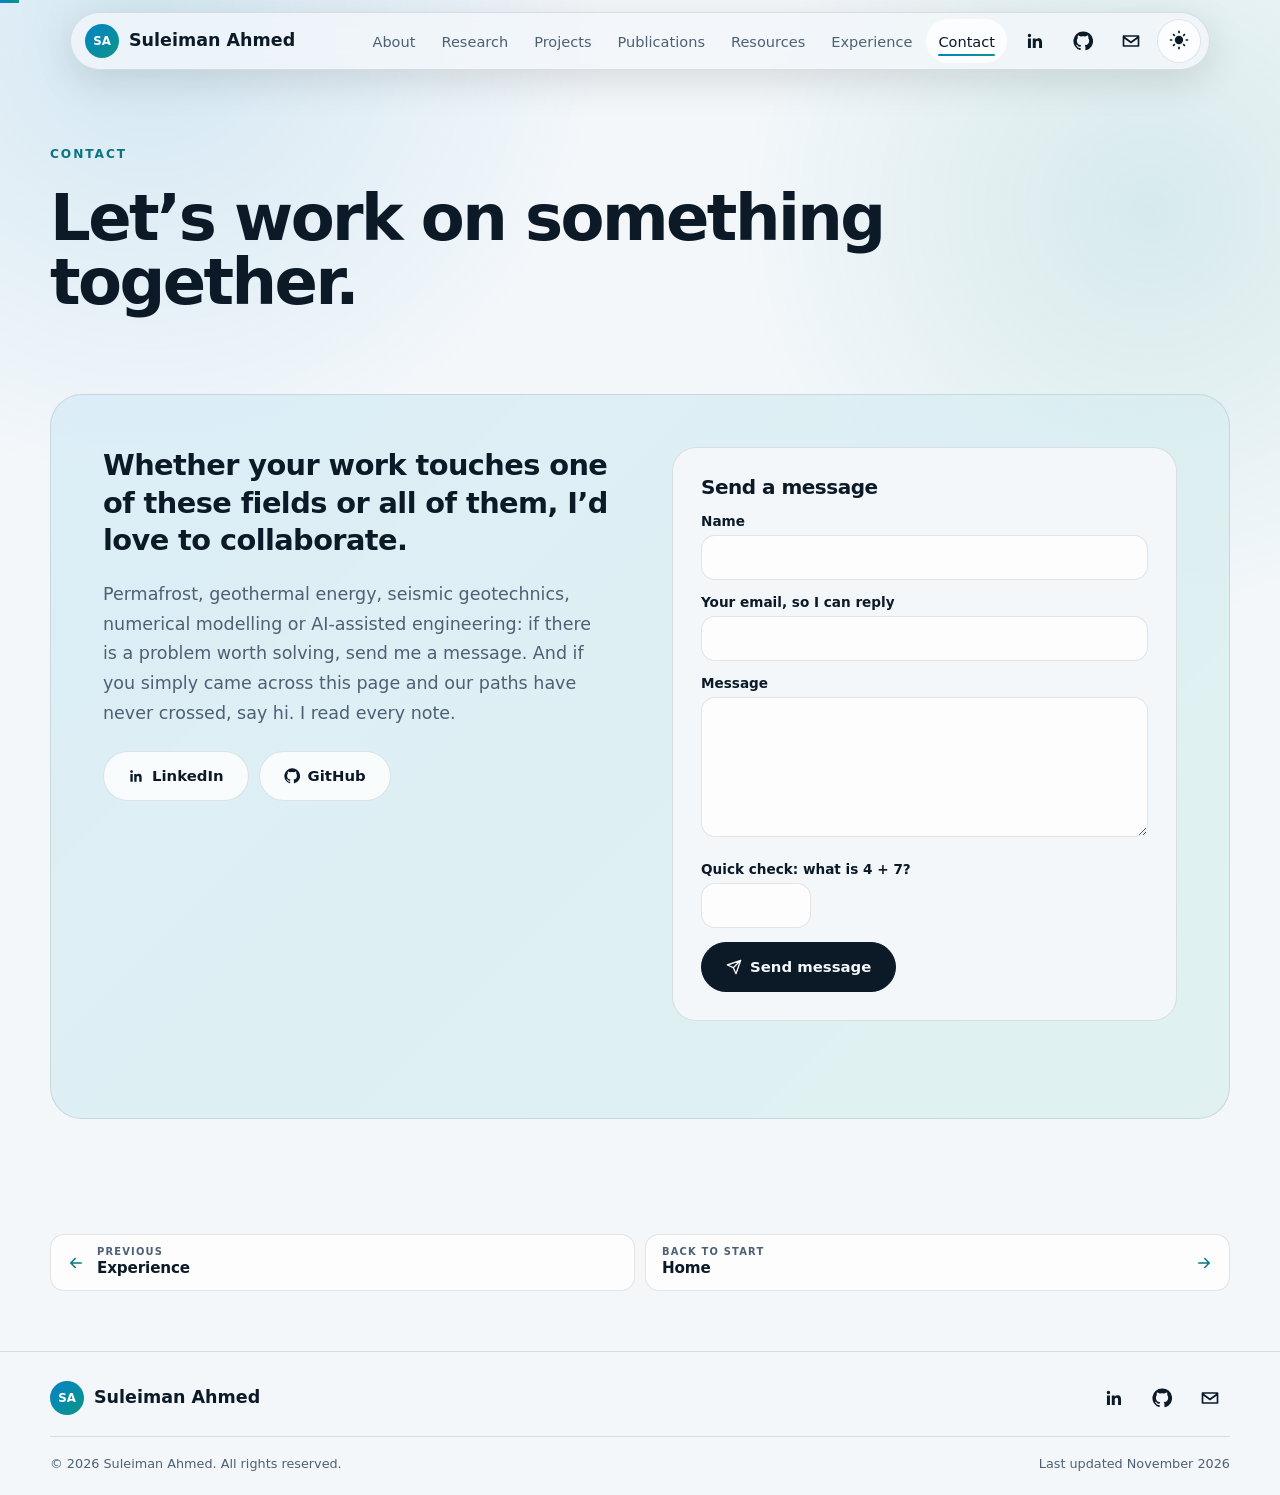
<file: contact.html>
<!doctype html>
<html lang="en" data-theme="dark">
<head>
  <meta charset="utf-8">
  <meta name="viewport" content="width=device-width, initial-scale=1">
  <title>Contact | Suleiman Ahmed</title>
  <meta name="description" content="Send a message to Suleiman Ahmed to collaborate or say hello.">
  <meta name="author" content="Suleiman Ahmed">
  <meta name="robots" content="index, follow, max-image-preview:large">
  <meta name="color-scheme" content="dark light">
  <meta name="theme-color" content="#07101a">
  <link rel="canonical" href="https://suleimanahmedx.github.io/contact.html">
  <link rel="icon" href="favicon.svg" type="image/svg+xml">
  <link rel="apple-touch-icon" href="apple-touch-icon.png">
  <link rel="manifest" href="site.webmanifest">

  <meta property="og:type" content="website">
  <meta property="og:site_name" content="Suleiman Ahmed">
  <meta property="og:title" content="Contact | Suleiman Ahmed">
  <meta property="og:description" content="Send a message to Suleiman Ahmed to collaborate or say hello.">
  <meta property="og:url" content="https://suleimanahmedx.github.io/contact.html">
  <meta property="og:image" content="https://suleimanahmedx.github.io/assets/og-image.png">
  <meta property="og:image:width" content="1200">
  <meta property="og:image:height" content="630">
  <meta property="og:image:alt" content="Suleiman Ahmed: geotechnical engineer researching permafrost, geothermal energy and seismic soil response.">
  <meta name="twitter:card" content="summary_large_image">
  <meta name="twitter:title" content="Contact | Suleiman Ahmed">
  <meta name="twitter:description" content="Send a message to Suleiman Ahmed to collaborate or say hello.">
  <meta name="twitter:image" content="https://suleimanahmedx.github.io/assets/og-image.png">
  <meta name="twitter:image:alt" content="Suleiman Ahmed: geotechnical engineer researching permafrost, geothermal energy and seismic soil response.">

  <script>
    (function () {
      var root = document.documentElement;
      var stored = null;
      try { stored = sessionStorage.getItem('theme'); } catch (e) {}
      root.setAttribute('data-theme', stored || (matchMedia('(prefers-color-scheme: light)').matches ? 'light' : 'dark'));
    })();
  </script>
  <link rel="stylesheet" href="style.css">
  <script src="site.js" defer></script>
</head>
<body>
  <svg width="0" height="0" style="position:absolute" aria-hidden="true" focusable="false">
    <defs>
      <symbol id="i-linkedin" viewBox="0 0 24 24"><path d="M20.45 20.45h-3.56v-5.57c0-1.33-.03-3.04-1.85-3.04-1.85 0-2.14 1.45-2.14 2.94v5.67H9.35V9h3.41v1.56h.05c.48-.9 1.64-1.85 3.37-1.85 3.6 0 4.27 2.37 4.27 5.46v6.28zM5.34 7.43a2.06 2.06 0 1 1 0-4.13 2.06 2.06 0 0 1 0 4.13zM7.12 20.45H3.56V9h3.56v11.45z" /></symbol>
      <symbol id="i-github" viewBox="0 0 24 24"><path d="M12 .5a11.5 11.5 0 0 0-3.64 22.41c.58.1.79-.25.79-.56v-2c-3.2.7-3.88-1.37-3.88-1.37-.52-1.33-1.28-1.69-1.28-1.69-1.05-.71.08-.7.08-.7 1.15.08 1.76 1.19 1.76 1.19 1.03 1.76 2.7 1.25 3.36.96.1-.75.4-1.25.73-1.54-2.55-.29-5.24-1.28-5.24-5.69 0-1.26.45-2.28 1.19-3.09-.12-.29-.52-1.46.11-3.05 0 0 .97-.31 3.17 1.18a11 11 0 0 1 5.77 0c2.2-1.49 3.17-1.18 3.17-1.18.63 1.59.23 2.76.11 3.05.74.81 1.19 1.83 1.19 3.09 0 4.42-2.69 5.39-5.26 5.68.41.36.78 1.06.78 2.14v3.17c0 .31.21.67.8.56A11.5 11.5 0 0 0 12 .5z" /></symbol>
      <symbol id="i-mail" viewBox="0 0 24 24"><path d="M3 5h18a1 1 0 0 1 1 1v12a1 1 0 0 1-1 1H3a1 1 0 0 1-1-1V6a1 1 0 0 1 1-1zm1.6 2 7.4 5.4L19.4 7H4.6zM4 17h16V9.2l-8 5.8-8-5.8V17z" /></symbol>
      <symbol id="i-sun" viewBox="0 0 24 24"><path d="M12 7a5 5 0 1 0 0 10 5 5 0 0 0 0-10zM11 1h2v3h-2V1zm0 19h2v3h-2v-3zM1 11h3v2H1v-2zm19 0h3v2h-3v-2zM4.2 5.6l1.4-1.4 2.1 2.1-1.4 1.4-2.1-2.1zm12.1 12.1 1.4-1.4 2.1 2.1-1.4 1.4-2.1-2.1zM4.2 18.4l2.1-2.1 1.4 1.4-2.1 2.1-1.4-1.4zM16.3 6.3l2.1-2.1 1.4 1.4-2.1 2.1-1.4-1.4z" /></symbol>
      <symbol id="i-moon" viewBox="0 0 24 24"><path d="M21 14.5A9 9 0 0 1 9.5 3a9 9 0 1 0 11.5 11.5z" /></symbol>
      <symbol id="i-ext" viewBox="0 0 24 24"><path d="M14 3h7v7h-2V6.4l-8.3 8.3-1.4-1.4L17.6 5H14V3zM5 5h6v2H5v12h12v-6h2v8H3V5h2z" /></symbol>
      <symbol id="i-arrow" viewBox="0 0 24 24"><path d="M5 12h14M13 6l6 6-6 6" fill="none" stroke="currentColor" stroke-width="2" stroke-linecap="round" stroke-linejoin="round" /></symbol>
      <symbol id="i-menu" viewBox="0 0 24 24"><path d="M3 6h18M3 12h18M3 18h18" fill="none" stroke="currentColor" stroke-width="2" stroke-linecap="round" stroke-linejoin="round" /></symbol>
      <symbol id="i-up" viewBox="0 0 24 24"><path d="M12 19V5M6 11l6-6 6 6" fill="none" stroke="currentColor" stroke-width="2" stroke-linecap="round" stroke-linejoin="round" /></symbol>
      <symbol id="i-copy" viewBox="0 0 24 24"><path d="M9 9h11v11H9zM5 15H4V4h11v1" fill="none" stroke="currentColor" stroke-width="2" stroke-linecap="round" stroke-linejoin="round" /></symbol>
      <symbol id="i-dl" viewBox="0 0 24 24"><path d="M12 4v11M7 11l5 5 5-5M5 20h14" fill="none" stroke="currentColor" stroke-width="2" stroke-linecap="round" stroke-linejoin="round" /></symbol>
      <symbol id="i-send" viewBox="0 0 24 24"><path d="M22 2 11 13M22 2l-7 20-4-9-9-4 20-7z" fill="none" stroke="currentColor" stroke-width="2" stroke-linecap="round" stroke-linejoin="round" /></symbol>
    </defs>
  </svg>

  <div class="progress" aria-hidden="true"></div>
  <div class="glow" aria-hidden="true"><i></i><i></i></div>
  <a class="skip" href="#main">Skip to content</a>

  <header class="bar">
    <div class="bar-in">
      <a class="brand" href="index.html"><span class="mk">SA</span><span class="bn">Suleiman Ahmed</span></a>
      <nav id="site-nav" aria-label="Primary">
        <ul class="nav-list">
          <li><a class="nl" href="about.html">About</a></li>
          <li><a class="nl" href="research.html">Research</a></li>
          <li><a class="nl" href="projects.html">Projects</a></li>
          <li><a class="nl" href="publications.html">Publications</a></li>
          <li><a class="nl" href="resources.html">Resources</a></li>
          <li><a class="nl" href="experience.html">Experience</a></li>
          <li><a class="nl" href="contact.html" aria-current="page">Contact</a></li>
        </ul>
      </nav>
      <div class="tools">
        <ul class="soc mini hide-sm">
          <li><a href="https://www.linkedin.com/in/suleimanaliahmed" target="_blank" rel="noopener noreferrer" aria-label="LinkedIn (opens in a new tab)" data-tip="LinkedIn"><svg class="ic" viewBox="0 0 24 24" aria-hidden="true" focusable="false" fill="currentColor"><use href="#i-linkedin" /></svg></a></li>
          <li><a href="https://github.com/suleimanahmedx" target="_blank" rel="noopener noreferrer" aria-label="GitHub (opens in a new tab)" data-tip="GitHub"><svg class="ic" viewBox="0 0 24 24" aria-hidden="true" focusable="false" fill="currentColor"><use href="#i-github" /></svg></a></li>
          <li><a href="contact.html" aria-label="Send a message" data-tip="Message"><svg class="ic" viewBox="0 0 24 24" aria-hidden="true" focusable="false" fill="currentColor"><use href="#i-mail" /></svg></a></li>
        </ul>
        <button class="icon-btn" id="theme-toggle" type="button" aria-label="Switch theme" data-tip="Theme"><span class="i-sun"><svg class="ic" viewBox="0 0 24 24" aria-hidden="true" focusable="false" fill="currentColor"><use href="#i-sun" /></svg></span><span class="i-moon"><svg class="ic" viewBox="0 0 24 24" aria-hidden="true" focusable="false" fill="currentColor"><use href="#i-moon" /></svg></span></button>
        <button class="icon-btn menu-btn" id="menu-btn" type="button" aria-label="Open menu" aria-expanded="false" aria-controls="site-nav"><svg class="ic" viewBox="0 0 24 24" aria-hidden="true" focusable="false" fill="currentColor"><use href="#i-menu" /></svg></button>
      </div>
    </div>
  </header>

  <main id="main" tabindex="-1">
    <section class="phead">
      <div class="wrap">
        <p class="eb ani" style="--i:0">Contact</p>
        <h1 class="ani" style="--i:1">Let’s work on something together.</h1>
      </div>
    </section>
    <section class="sec">
      <div class="wrap">
        <div class="contact reveal">
          <div class="cgrid">
            <div>
              <p class="big">Whether your work touches one of these fields or all of them, I’d love to collaborate.</p>
              <p>Permafrost, geothermal energy, seismic geotechnics, numerical modelling or AI-assisted engineering: if there is a problem worth solving, send me a message. And if you simply came across this page and our paths have never crossed, say hi. I read every note.</p>
              <div class="cta"><a class="btn" href="https://www.linkedin.com/in/suleimanaliahmed" target="_blank" rel="noopener noreferrer"><svg class="ic sm" viewBox="0 0 24 24" aria-hidden="true" focusable="false" fill="currentColor"><use href="#i-linkedin" /></svg> LinkedIn</a><a class="btn" href="https://github.com/suleimanahmedx" target="_blank" rel="noopener noreferrer"><svg class="ic sm" viewBox="0 0 24 24" aria-hidden="true" focusable="false" fill="currentColor"><use href="#i-github" /></svg> GitHub</a></div>
            </div>
            <div>
              <form class="cf" id="cf" novalidate>
                <h2 class="cf-h">Send a message</h2>
                <div class="cf-row">
                  <label for="cf-n">Name</label>
                  <input id="cf-n" name="name" type="text" required maxlength="80" autocomplete="name">
                </div>
                <div class="cf-row">
                  <label for="cf-e">Your email, so I can reply</label>
                  <input id="cf-e" name="email" type="email" required maxlength="120" autocomplete="email">
                </div>
                <div class="cf-row">
                  <label for="cf-m">Message</label>
                  <textarea id="cf-m" name="message" required minlength="10" maxlength="3000" rows="6"></textarea>
                </div>
                <div class="cf-row cf-q">
                  <label for="cf-q" id="cf-ql">Quick check</label>
                  <input id="cf-q" type="text" inputmode="numeric" maxlength="3" autocomplete="off" required>
                </div>
                <input type="checkbox" name="botcheck" class="hp" tabindex="-1" autocomplete="off" aria-hidden="true">
                <button class="btn pri" type="submit" id="cf-send"><svg class="ic sm" viewBox="0 0 24 24" aria-hidden="true" focusable="false" fill="currentColor"><use href="#i-send" /></svg> Send message</button>
              </form>
              <p id="cf-status" class="note" role="status" aria-live="polite"></p>
              <noscript>
                <p class="note">Sending a message needs JavaScript. Please use LinkedIn instead.</p>
              </noscript>
            </div>
          </div>
        </div>
      </div>
    </section>
    <section class="sec pager-sec">
      <div class="wrap">
        <nav class="pager" aria-label="Page navigation">
          <a class="pg prev" href="experience.html" aria-label="Previous page: Experience">
            <svg class="ic" viewBox="0 0 24 24" aria-hidden="true" focusable="false" fill="currentColor"><use href="#i-arrow" /></svg>
            <div><span>Previous</span><b>Experience</b></div>
          </a>
          <a class="pg next" href="index.html" aria-label="Back to start: Home">
            <div><span>Back to start</span><b>Home</b></div>
            <svg class="ic" viewBox="0 0 24 24" aria-hidden="true" focusable="false" fill="currentColor"><use href="#i-arrow" /></svg>
          </a>
        </nav>
      </div>
    </section>
  </main>

  <footer class="footer">
    <div class="wrap">
      <div class="fbrand">
        <a class="brand" href="index.html"><span class="mk">SA</span><span>Suleiman Ahmed</span></a>
        <ul class="soc mini">
          <li><a href="https://www.linkedin.com/in/suleimanaliahmed" target="_blank" rel="noopener noreferrer" aria-label="LinkedIn (opens in a new tab)" data-tip="LinkedIn"><svg class="ic" viewBox="0 0 24 24" aria-hidden="true" focusable="false" fill="currentColor"><use href="#i-linkedin" /></svg></a></li>
          <li><a href="https://github.com/suleimanahmedx" target="_blank" rel="noopener noreferrer" aria-label="GitHub (opens in a new tab)" data-tip="GitHub"><svg class="ic" viewBox="0 0 24 24" aria-hidden="true" focusable="false" fill="currentColor"><use href="#i-github" /></svg></a></li>
          <li><a href="contact.html" aria-label="Send a message" data-tip="Message"><svg class="ic" viewBox="0 0 24 24" aria-hidden="true" focusable="false" fill="currentColor"><use href="#i-mail" /></svg></a></li>
        </ul>
      </div>
      <div class="fbase">
        <p>© 2026 Suleiman Ahmed. All rights reserved.</p>
        <p>Last updated November 2026</p>
      </div>
    </div>
  </footer>
  <button class="totop" id="totop" type="button" aria-label="Back to top" hidden><svg class="ic" viewBox="0 0 24 24" aria-hidden="true" focusable="false" fill="currentColor"><use href="#i-up" /></svg></button>
</body>
</html>
</file>
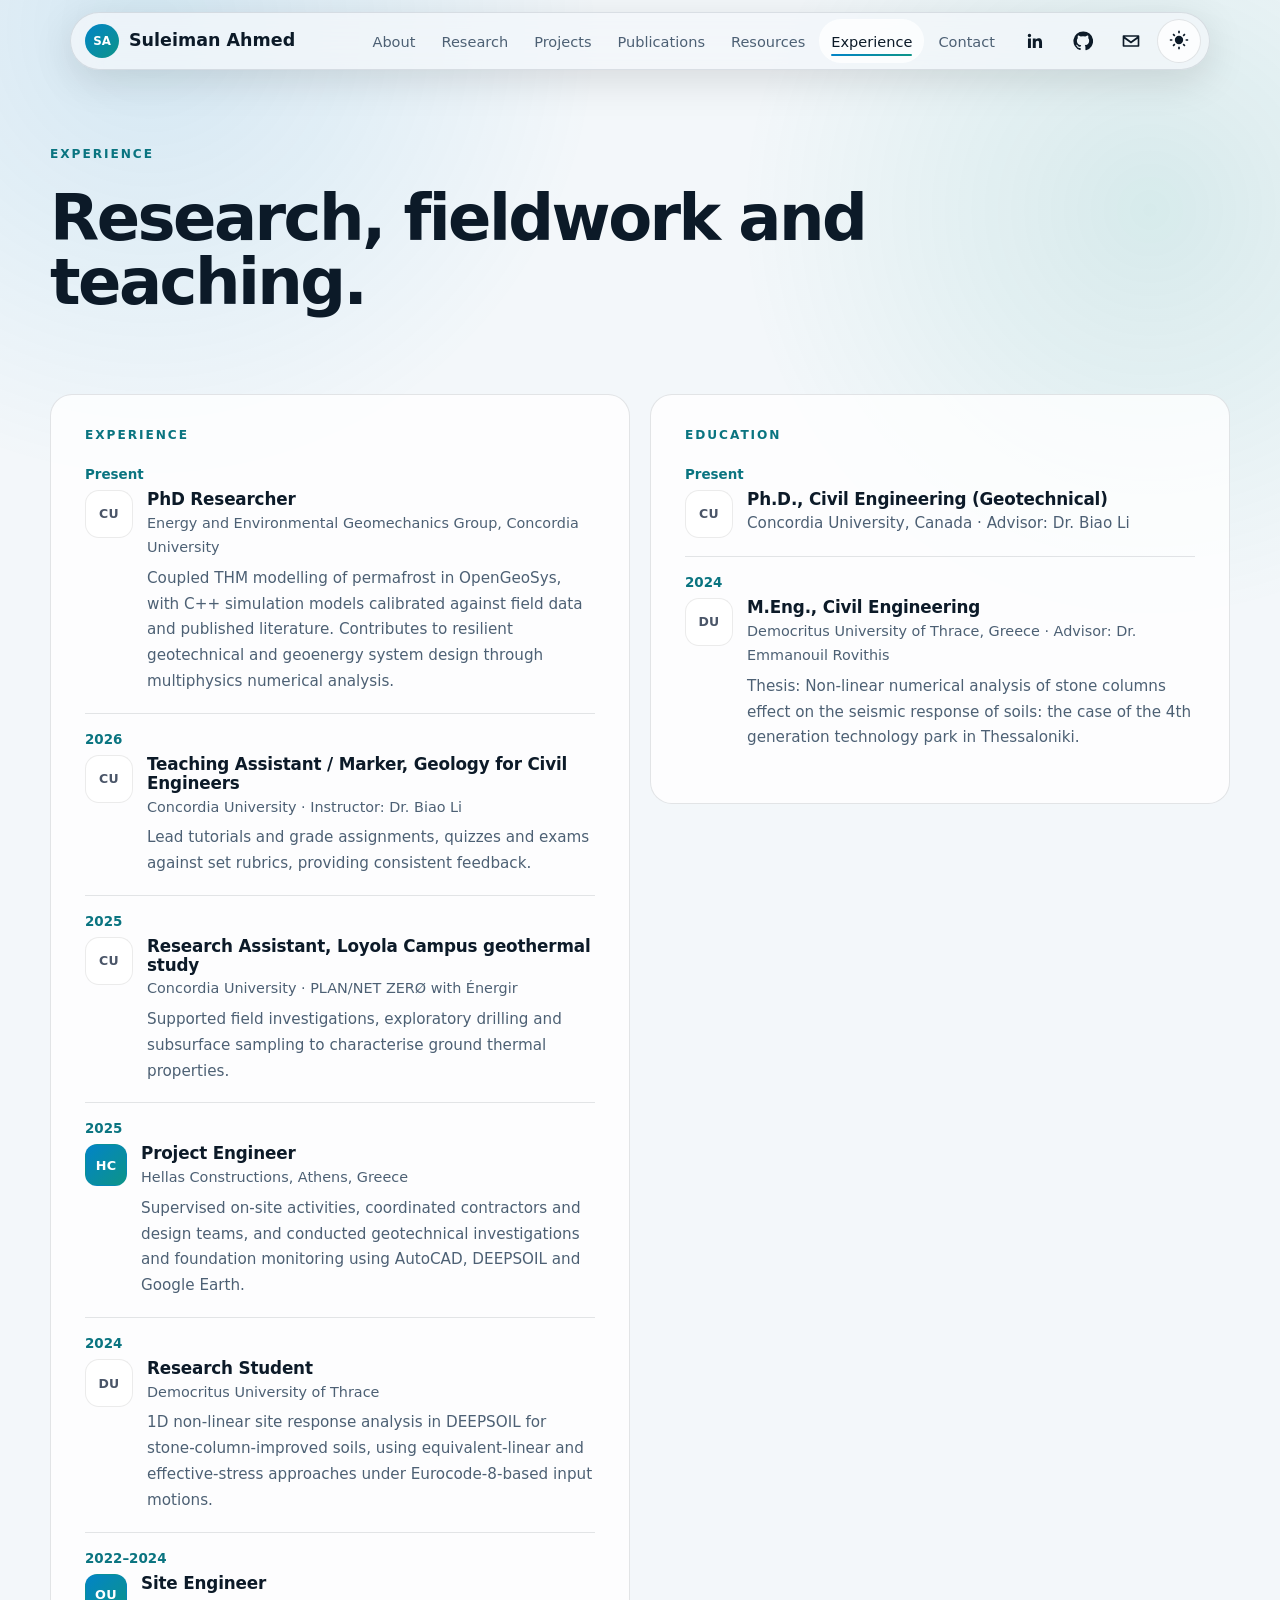
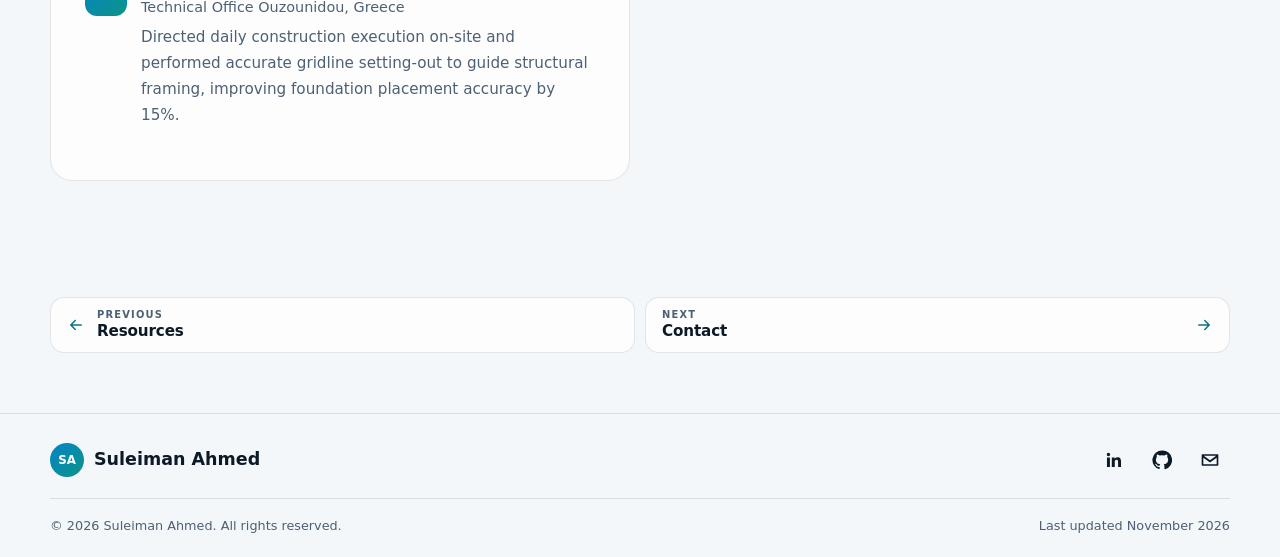
<file: cv.html>
<!doctype html>
<html lang="en">
<head>
  <meta charset="utf-8">
  <meta name="viewport" content="width=device-width, initial-scale=1">
  <meta http-equiv="refresh" content="0; url=experience.html">
  <meta name="robots" content="noindex">
  <link rel="canonical" href="https://suleimanahmedx.github.io/experience.html">
  <title>Moved | Suleiman Ahmed</title>
  <style>
    body { font: 16px/1.6 system-ui, sans-serif; padding: 2rem; }
  </style>
</head>
<body>
  <p>This page moved to <a href="experience.html">Experience</a>.</p>
</body>
</html>
</file>
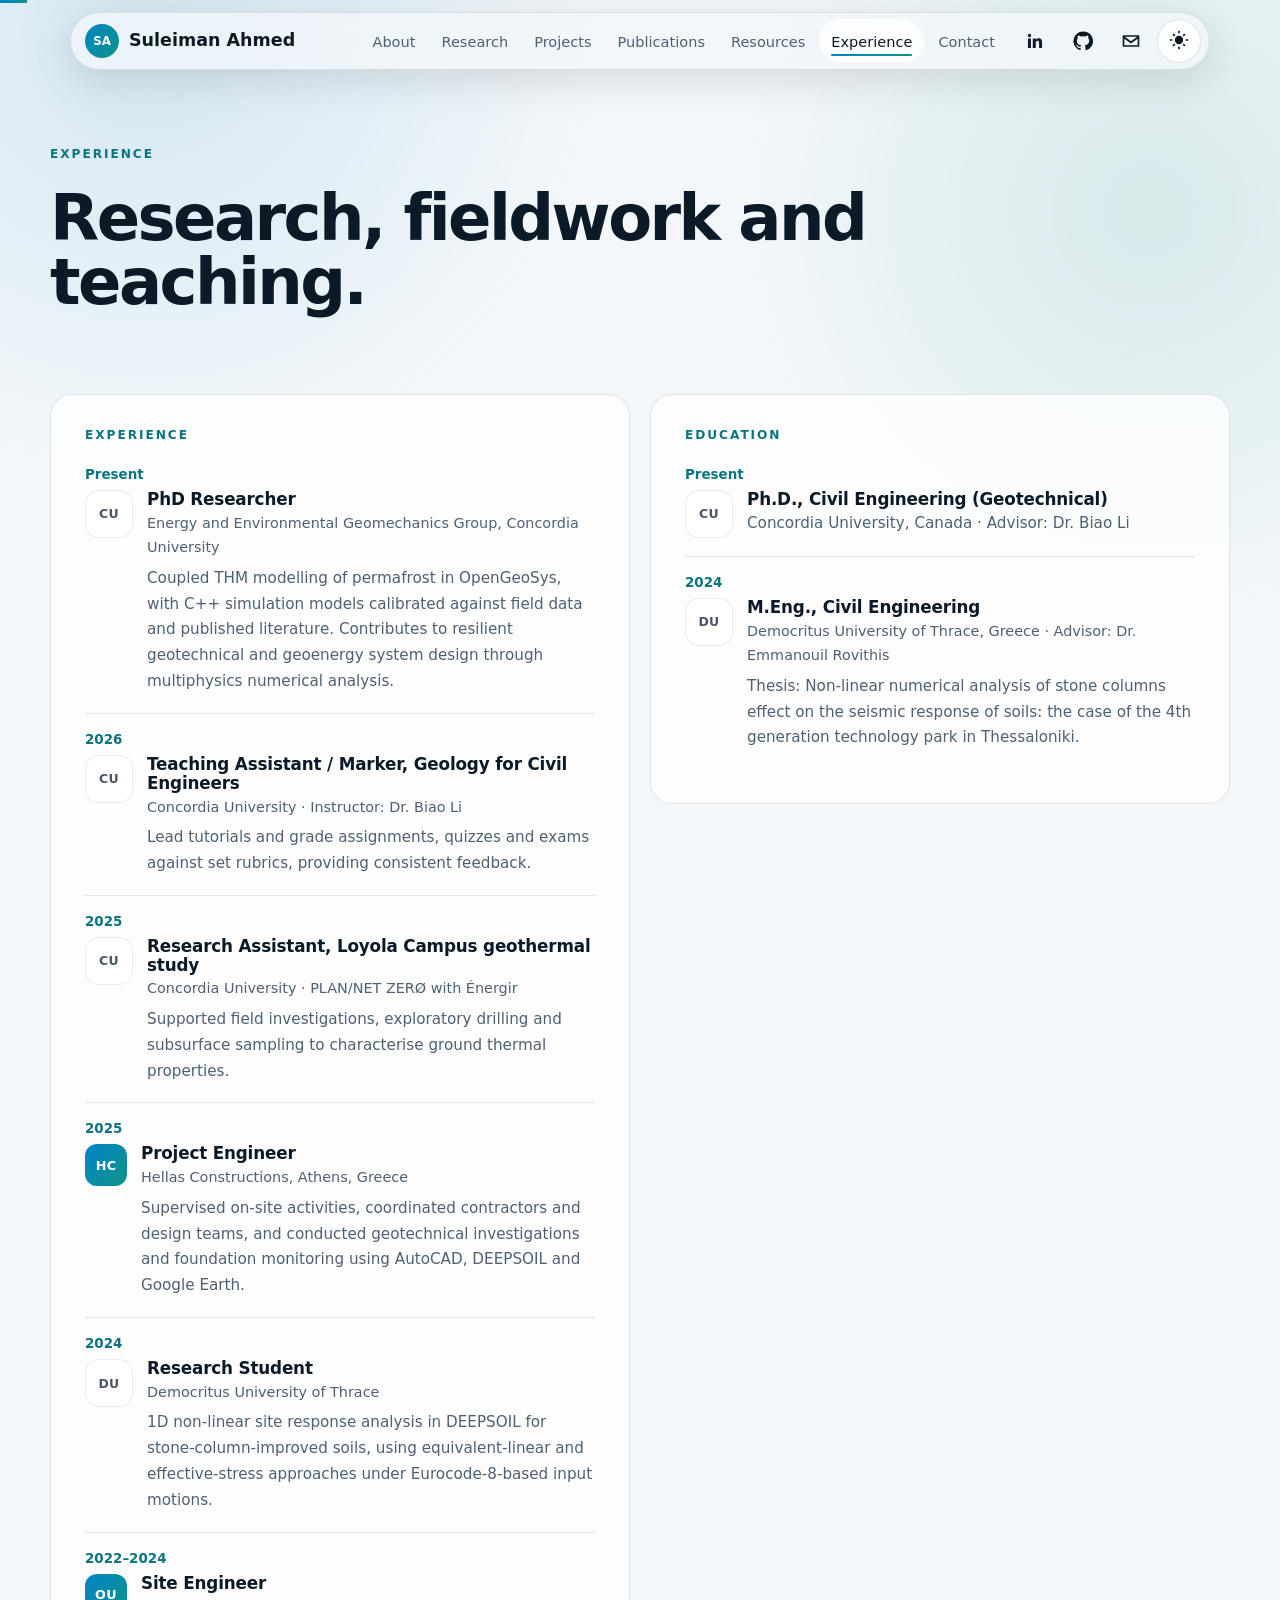
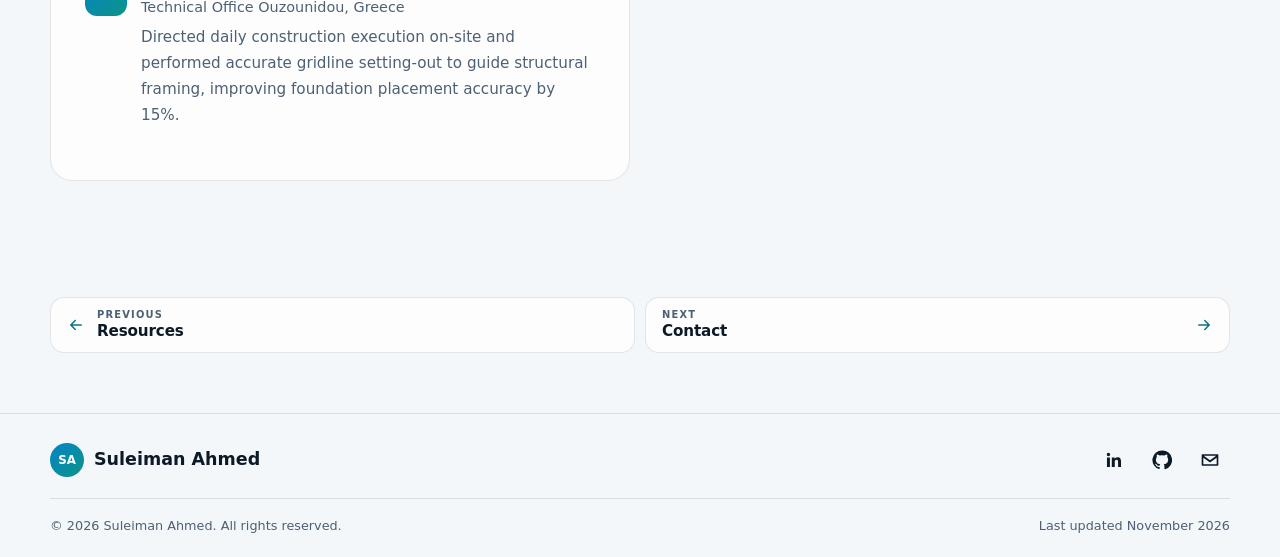
<file: experience.html>
<!doctype html>
<html lang="en" data-theme="dark">
<head>
  <meta charset="utf-8">
  <meta name="viewport" content="width=device-width, initial-scale=1">
  <title>Experience | Suleiman Ahmed</title>
  <meta name="description" content="Research, professional and teaching experience, and education.">
  <meta name="author" content="Suleiman Ahmed">
  <meta name="robots" content="index, follow, max-image-preview:large">
  <meta name="color-scheme" content="dark light">
  <meta name="theme-color" content="#07101a">
  <link rel="canonical" href="https://suleimanahmedx.github.io/experience.html">
  <link rel="icon" href="favicon.svg" type="image/svg+xml">
  <link rel="apple-touch-icon" href="apple-touch-icon.png">
  <link rel="manifest" href="site.webmanifest">

  <meta property="og:type" content="website">
  <meta property="og:site_name" content="Suleiman Ahmed">
  <meta property="og:title" content="Experience | Suleiman Ahmed">
  <meta property="og:description" content="Research, professional and teaching experience, and education.">
  <meta property="og:url" content="https://suleimanahmedx.github.io/experience.html">
  <meta property="og:image" content="https://suleimanahmedx.github.io/assets/og-image.png">
  <meta property="og:image:width" content="1200">
  <meta property="og:image:height" content="630">
  <meta property="og:image:alt" content="Suleiman Ahmed: geotechnical engineer researching permafrost, geothermal energy and seismic soil response.">
  <meta name="twitter:card" content="summary_large_image">
  <meta name="twitter:title" content="Experience | Suleiman Ahmed">
  <meta name="twitter:description" content="Research, professional and teaching experience, and education.">
  <meta name="twitter:image" content="https://suleimanahmedx.github.io/assets/og-image.png">
  <meta name="twitter:image:alt" content="Suleiman Ahmed: geotechnical engineer researching permafrost, geothermal energy and seismic soil response.">

  <script>
    (function () {
      var root = document.documentElement;
      var stored = null;
      try { stored = sessionStorage.getItem('theme'); } catch (e) {}
      root.setAttribute('data-theme', stored || (matchMedia('(prefers-color-scheme: light)').matches ? 'light' : 'dark'));
    })();
  </script>
  <link rel="stylesheet" href="style.css">
  <script src="site.js" defer></script>
</head>
<body>
  <svg width="0" height="0" style="position:absolute" aria-hidden="true" focusable="false">
    <defs>
      <symbol id="i-linkedin" viewBox="0 0 24 24"><path d="M20.45 20.45h-3.56v-5.57c0-1.33-.03-3.04-1.85-3.04-1.85 0-2.14 1.45-2.14 2.94v5.67H9.35V9h3.41v1.56h.05c.48-.9 1.64-1.85 3.37-1.85 3.6 0 4.27 2.37 4.27 5.46v6.28zM5.34 7.43a2.06 2.06 0 1 1 0-4.13 2.06 2.06 0 0 1 0 4.13zM7.12 20.45H3.56V9h3.56v11.45z" /></symbol>
      <symbol id="i-github" viewBox="0 0 24 24"><path d="M12 .5a11.5 11.5 0 0 0-3.64 22.41c.58.1.79-.25.79-.56v-2c-3.2.7-3.88-1.37-3.88-1.37-.52-1.33-1.28-1.69-1.28-1.69-1.05-.71.08-.7.08-.7 1.15.08 1.76 1.19 1.76 1.19 1.03 1.76 2.7 1.25 3.36.96.1-.75.4-1.25.73-1.54-2.55-.29-5.24-1.28-5.24-5.69 0-1.26.45-2.28 1.19-3.09-.12-.29-.52-1.46.11-3.05 0 0 .97-.31 3.17 1.18a11 11 0 0 1 5.77 0c2.2-1.49 3.17-1.18 3.17-1.18.63 1.59.23 2.76.11 3.05.74.81 1.19 1.83 1.19 3.09 0 4.42-2.69 5.39-5.26 5.68.41.36.78 1.06.78 2.14v3.17c0 .31.21.67.8.56A11.5 11.5 0 0 0 12 .5z" /></symbol>
      <symbol id="i-mail" viewBox="0 0 24 24"><path d="M3 5h18a1 1 0 0 1 1 1v12a1 1 0 0 1-1 1H3a1 1 0 0 1-1-1V6a1 1 0 0 1 1-1zm1.6 2 7.4 5.4L19.4 7H4.6zM4 17h16V9.2l-8 5.8-8-5.8V17z" /></symbol>
      <symbol id="i-sun" viewBox="0 0 24 24"><path d="M12 7a5 5 0 1 0 0 10 5 5 0 0 0 0-10zM11 1h2v3h-2V1zm0 19h2v3h-2v-3zM1 11h3v2H1v-2zm19 0h3v2h-3v-2zM4.2 5.6l1.4-1.4 2.1 2.1-1.4 1.4-2.1-2.1zm12.1 12.1 1.4-1.4 2.1 2.1-1.4 1.4-2.1-2.1zM4.2 18.4l2.1-2.1 1.4 1.4-2.1 2.1-1.4-1.4zM16.3 6.3l2.1-2.1 1.4 1.4-2.1 2.1-1.4-1.4z" /></symbol>
      <symbol id="i-moon" viewBox="0 0 24 24"><path d="M21 14.5A9 9 0 0 1 9.5 3a9 9 0 1 0 11.5 11.5z" /></symbol>
      <symbol id="i-ext" viewBox="0 0 24 24"><path d="M14 3h7v7h-2V6.4l-8.3 8.3-1.4-1.4L17.6 5H14V3zM5 5h6v2H5v12h12v-6h2v8H3V5h2z" /></symbol>
      <symbol id="i-arrow" viewBox="0 0 24 24"><path d="M5 12h14M13 6l6 6-6 6" fill="none" stroke="currentColor" stroke-width="2" stroke-linecap="round" stroke-linejoin="round" /></symbol>
      <symbol id="i-menu" viewBox="0 0 24 24"><path d="M3 6h18M3 12h18M3 18h18" fill="none" stroke="currentColor" stroke-width="2" stroke-linecap="round" stroke-linejoin="round" /></symbol>
      <symbol id="i-up" viewBox="0 0 24 24"><path d="M12 19V5M6 11l6-6 6 6" fill="none" stroke="currentColor" stroke-width="2" stroke-linecap="round" stroke-linejoin="round" /></symbol>
      <symbol id="i-copy" viewBox="0 0 24 24"><path d="M9 9h11v11H9zM5 15H4V4h11v1" fill="none" stroke="currentColor" stroke-width="2" stroke-linecap="round" stroke-linejoin="round" /></symbol>
      <symbol id="i-dl" viewBox="0 0 24 24"><path d="M12 4v11M7 11l5 5 5-5M5 20h14" fill="none" stroke="currentColor" stroke-width="2" stroke-linecap="round" stroke-linejoin="round" /></symbol>
      <symbol id="i-send" viewBox="0 0 24 24"><path d="M22 2 11 13M22 2l-7 20-4-9-9-4 20-7z" fill="none" stroke="currentColor" stroke-width="2" stroke-linecap="round" stroke-linejoin="round" /></symbol>
    </defs>
  </svg>

  <div class="progress" aria-hidden="true"></div>
  <div class="glow" aria-hidden="true"><i></i><i></i></div>
  <a class="skip" href="#main">Skip to content</a>

  <header class="bar">
    <div class="bar-in">
      <a class="brand" href="index.html"><span class="mk">SA</span><span class="bn">Suleiman Ahmed</span></a>
      <nav id="site-nav" aria-label="Primary">
        <ul class="nav-list">
          <li><a class="nl" href="about.html">About</a></li>
          <li><a class="nl" href="research.html">Research</a></li>
          <li><a class="nl" href="projects.html">Projects</a></li>
          <li><a class="nl" href="publications.html">Publications</a></li>
          <li><a class="nl" href="resources.html">Resources</a></li>
          <li><a class="nl" href="experience.html" aria-current="page">Experience</a></li>
          <li><a class="nl" href="contact.html">Contact</a></li>
        </ul>
      </nav>
      <div class="tools">
        <ul class="soc mini hide-sm">
          <li><a href="https://www.linkedin.com/in/suleimanaliahmed" target="_blank" rel="noopener noreferrer" aria-label="LinkedIn (opens in a new tab)" data-tip="LinkedIn"><svg class="ic" viewBox="0 0 24 24" aria-hidden="true" focusable="false" fill="currentColor"><use href="#i-linkedin" /></svg></a></li>
          <li><a href="https://github.com/suleimanahmedx" target="_blank" rel="noopener noreferrer" aria-label="GitHub (opens in a new tab)" data-tip="GitHub"><svg class="ic" viewBox="0 0 24 24" aria-hidden="true" focusable="false" fill="currentColor"><use href="#i-github" /></svg></a></li>
          <li><a href="contact.html" aria-label="Send a message" data-tip="Message"><svg class="ic" viewBox="0 0 24 24" aria-hidden="true" focusable="false" fill="currentColor"><use href="#i-mail" /></svg></a></li>
        </ul>
        <button class="icon-btn" id="theme-toggle" type="button" aria-label="Switch theme" data-tip="Theme"><span class="i-sun"><svg class="ic" viewBox="0 0 24 24" aria-hidden="true" focusable="false" fill="currentColor"><use href="#i-sun" /></svg></span><span class="i-moon"><svg class="ic" viewBox="0 0 24 24" aria-hidden="true" focusable="false" fill="currentColor"><use href="#i-moon" /></svg></span></button>
        <button class="icon-btn menu-btn" id="menu-btn" type="button" aria-label="Open menu" aria-expanded="false" aria-controls="site-nav"><svg class="ic" viewBox="0 0 24 24" aria-hidden="true" focusable="false" fill="currentColor"><use href="#i-menu" /></svg></button>
      </div>
    </div>
  </header>

  <main id="main" tabindex="-1">
    <section class="phead">
      <div class="wrap">
        <p class="eb ani" style="--i:0">Experience</p>
        <h1 class="ani" style="--i:1">Research, fieldwork and teaching.</h1>
      </div>
    </section>
    <section class="sec">
      <div class="wrap">
        <div class="grid2">
          <div class="panel reveal" id="roles">
            <h2 class="ph">Experience</h2>
            <ul class="rows">
              <li class="row">
                <span class="rd">Present</span>
                <div class="rb">
                  <span class="lg org"><b aria-hidden="true">CU</b><img src="https://www.google.com/s2/favicons?domain=concordia.ca&amp;sz=128" alt="" width="28" height="28" loading="lazy" decoding="async" referrerpolicy="no-referrer"></span>
                  <div>
                    <h3>PhD Researcher</h3>
                    <p class="sub">Energy and Environmental Geomechanics Group, Concordia University</p>
                    <p>Coupled THM modelling of permafrost in OpenGeoSys, with C++ simulation models calibrated against field data and published literature. Contributes to resilient geotechnical and geoenergy system design through multiphysics numerical analysis.</p>
                  </div>
                </div>
              </li>
              <li class="row">
                <span class="rd">2026</span>
                <div class="rb">
                  <span class="lg org"><b aria-hidden="true">CU</b><img src="https://www.google.com/s2/favicons?domain=concordia.ca&amp;sz=128" alt="" width="28" height="28" loading="lazy" decoding="async" referrerpolicy="no-referrer"></span>
                  <div>
                    <h3>Teaching Assistant / Marker, Geology for Civil Engineers</h3>
                    <p class="sub">Concordia University · Instructor: Dr. Biao Li</p>
                    <p>Lead tutorials and grade assignments, quizzes and exams against set rubrics, providing consistent feedback.</p>
                  </div>
                </div>
              </li>
              <li class="row">
                <span class="rd">2025</span>
                <div class="rb">
                  <span class="lg org"><b aria-hidden="true">CU</b><img src="https://www.google.com/s2/favicons?domain=concordia.ca&amp;sz=128" alt="" width="28" height="28" loading="lazy" decoding="async" referrerpolicy="no-referrer"></span>
                  <div>
                    <h3>Research Assistant, Loyola Campus geothermal study</h3>
                    <p class="sub">Concordia University · PLAN/NET ZERØ with Énergir</p>
                    <p>Supported field investigations, exploratory drilling and subsurface sampling to characterise ground thermal properties.</p>
                  </div>
                </div>
              </li>
              <li class="row">
                <span class="rd">2025</span>
                <div class="rb">
                  <span class="lg mono"><b aria-hidden="true">HC</b></span>
                  <div>
                    <h3>Project Engineer</h3>
                    <p class="sub">Hellas Constructions, Athens, Greece</p>
                    <p>Supervised on-site activities, coordinated contractors and design teams, and conducted geotechnical investigations and foundation monitoring using AutoCAD, DEEPSOIL and Google Earth.</p>
                  </div>
                </div>
              </li>
              <li class="row">
                <span class="rd">2024</span>
                <div class="rb">
                  <span class="lg org"><b aria-hidden="true">DU</b><img src="https://www.google.com/s2/favicons?domain=duth.gr&amp;sz=128" alt="" width="28" height="28" loading="lazy" decoding="async" referrerpolicy="no-referrer"></span>
                  <div>
                    <h3>Research Student</h3>
                    <p class="sub">Democritus University of Thrace</p>
                    <p>1D non-linear site response analysis in DEEPSOIL for stone-column-improved soils, using equivalent-linear and effective-stress approaches under Eurocode-8-based input motions.</p>
                  </div>
                </div>
              </li>
              <li class="row">
                <span class="rd">2022–2024</span>
                <div class="rb">
                  <span class="lg mono"><b aria-hidden="true">OU</b></span>
                  <div>
                    <h3>Site Engineer</h3>
                    <p class="sub">Technical Office Ouzounidou, Greece</p>
                    <p>Directed daily construction execution on-site and performed accurate gridline setting-out to guide structural framing, improving foundation placement accuracy by 15%.</p>
                  </div>
                </div>
              </li>
            </ul>
          </div>
          <div class="panel reveal" id="education">
            <h2 class="ph">Education</h2>
            <ul class="rows">
              <li class="row">
                <span class="rd">Present</span>
                <div class="rb">
                  <span class="lg org"><b aria-hidden="true">CU</b><img src="https://www.google.com/s2/favicons?domain=concordia.ca&amp;sz=128" alt="" width="28" height="28" loading="lazy" decoding="async" referrerpolicy="no-referrer"></span>
                  <div>
                    <h3>Ph.D., Civil Engineering (Geotechnical)</h3>
                    <p class="sub">Concordia University, Canada · Advisor: Dr. Biao Li</p>
                  </div>
                </div>
              </li>
              <li class="row">
                <span class="rd">2024</span>
                <div class="rb">
                  <span class="lg org"><b aria-hidden="true">DU</b><img src="https://www.google.com/s2/favicons?domain=duth.gr&amp;sz=128" alt="" width="28" height="28" loading="lazy" decoding="async" referrerpolicy="no-referrer"></span>
                  <div>
                    <h3>M.Eng., Civil Engineering</h3>
                    <p class="sub">Democritus University of Thrace, Greece · Advisor: Dr. Emmanouil Rovithis</p>
                    <p>Thesis: Non-linear numerical analysis of stone columns effect on the seismic response of soils: the case of the 4th generation technology park in Thessaloniki.</p>
                  </div>
                </div>
              </li>
            </ul>
          </div>
        </div>
      </div>
    </section>
    <section class="sec pager-sec">
      <div class="wrap">
        <nav class="pager" aria-label="Page navigation">
          <a class="pg prev" href="resources.html" aria-label="Previous page: Resources">
            <svg class="ic" viewBox="0 0 24 24" aria-hidden="true" focusable="false" fill="currentColor"><use href="#i-arrow" /></svg>
            <div><span>Previous</span><b>Resources</b></div>
          </a>
          <a class="pg next" href="contact.html" aria-label="Next: Contact">
            <div><span>Next</span><b>Contact</b></div>
            <svg class="ic" viewBox="0 0 24 24" aria-hidden="true" focusable="false" fill="currentColor"><use href="#i-arrow" /></svg>
          </a>
        </nav>
      </div>
    </section>
  </main>

  <footer class="footer">
    <div class="wrap">
      <div class="fbrand">
        <a class="brand" href="index.html"><span class="mk">SA</span><span>Suleiman Ahmed</span></a>
        <ul class="soc mini">
          <li><a href="https://www.linkedin.com/in/suleimanaliahmed" target="_blank" rel="noopener noreferrer" aria-label="LinkedIn (opens in a new tab)" data-tip="LinkedIn"><svg class="ic" viewBox="0 0 24 24" aria-hidden="true" focusable="false" fill="currentColor"><use href="#i-linkedin" /></svg></a></li>
          <li><a href="https://github.com/suleimanahmedx" target="_blank" rel="noopener noreferrer" aria-label="GitHub (opens in a new tab)" data-tip="GitHub"><svg class="ic" viewBox="0 0 24 24" aria-hidden="true" focusable="false" fill="currentColor"><use href="#i-github" /></svg></a></li>
          <li><a href="contact.html" aria-label="Send a message" data-tip="Message"><svg class="ic" viewBox="0 0 24 24" aria-hidden="true" focusable="false" fill="currentColor"><use href="#i-mail" /></svg></a></li>
        </ul>
      </div>
      <div class="fbase">
        <p>© 2026 Suleiman Ahmed. All rights reserved.</p>
        <p>Last updated November 2026</p>
      </div>
    </div>
  </footer>
  <button class="totop" id="totop" type="button" aria-label="Back to top" hidden><svg class="ic" viewBox="0 0 24 24" aria-hidden="true" focusable="false" fill="currentColor"><use href="#i-up" /></svg></button>
</body>
</html>
</file>
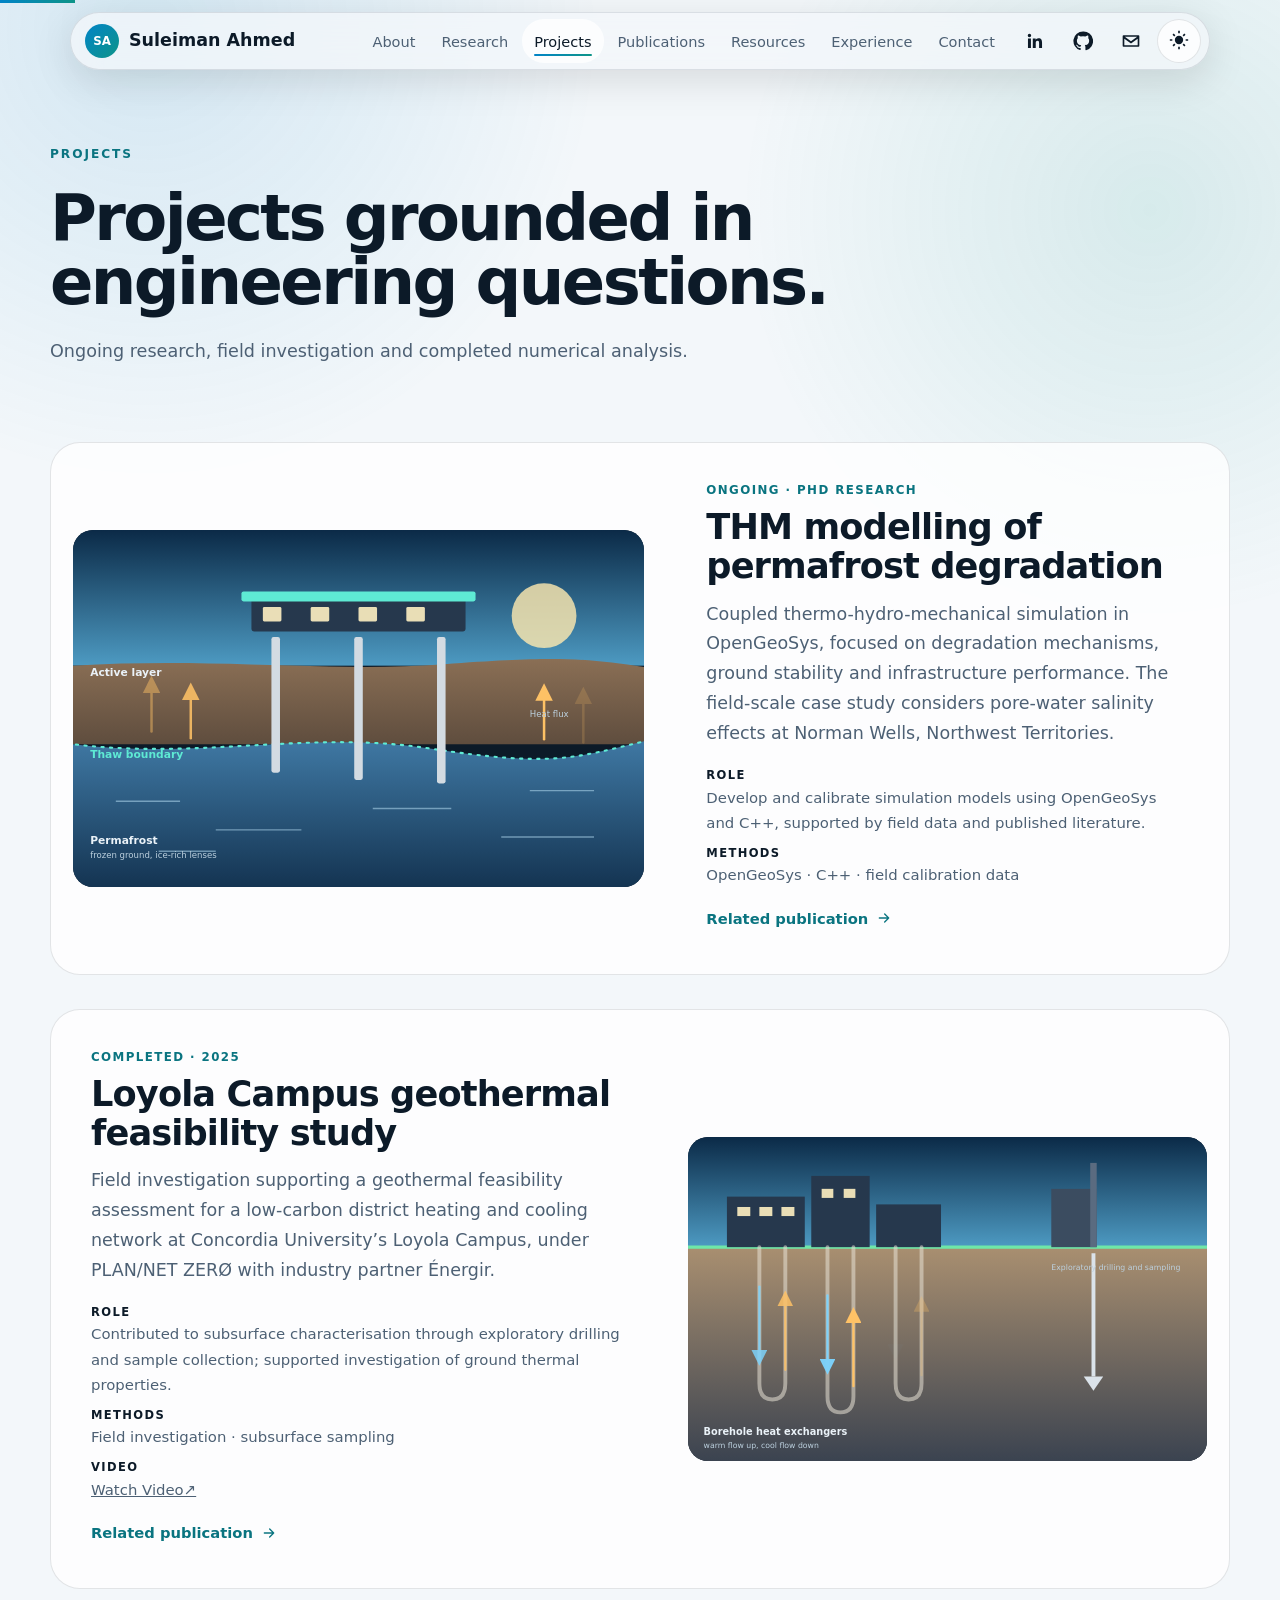
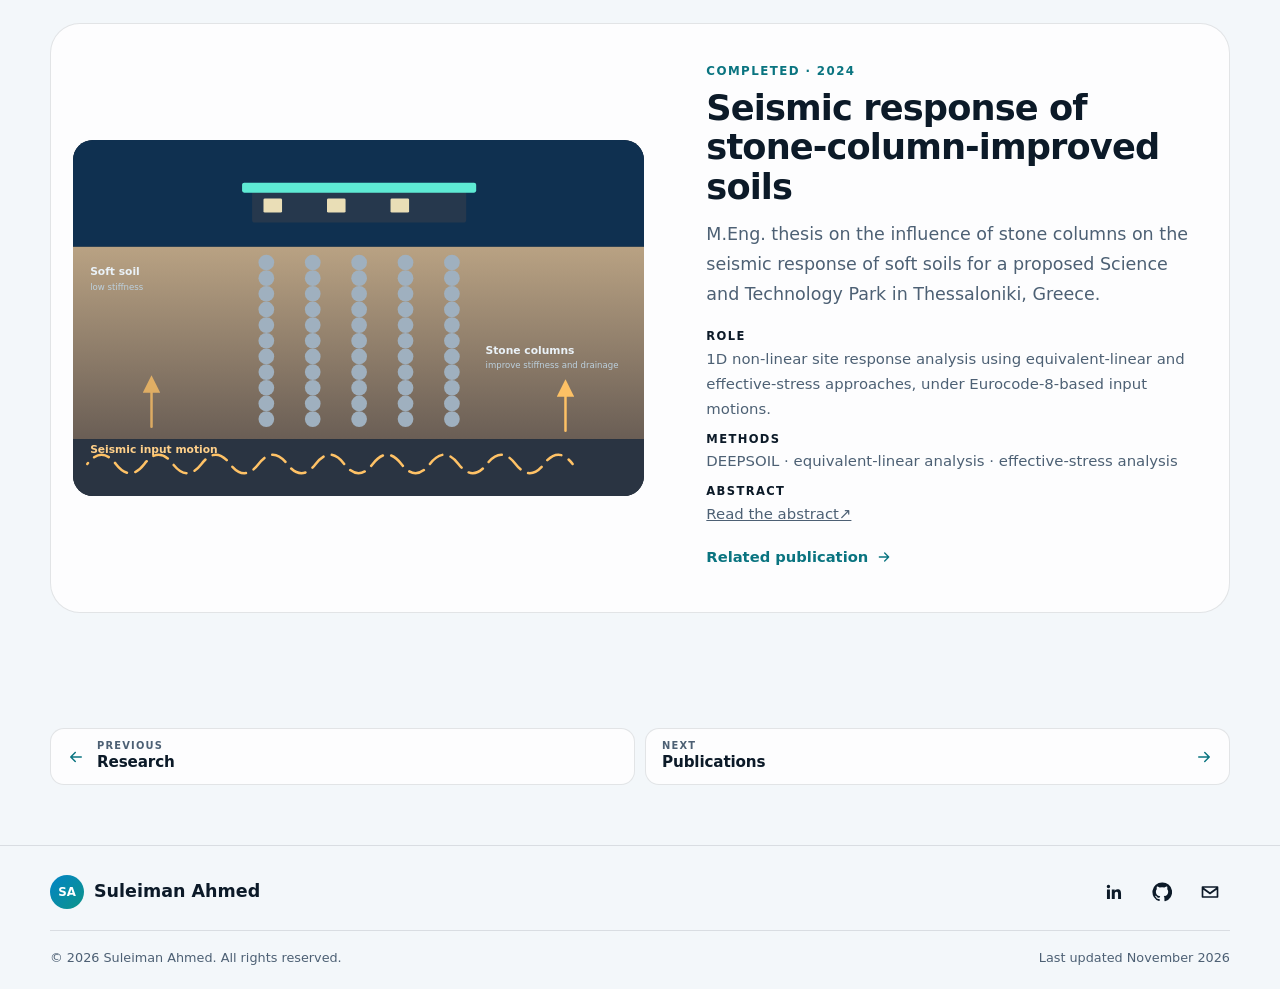
<file: projects.html>
<!doctype html>
<html lang="en" data-theme="dark">
<head>
  <meta charset="utf-8">
  <meta name="viewport" content="width=device-width, initial-scale=1">
  <title>Projects | Suleiman Ahmed</title>
  <meta name="description" content="Permafrost THM modelling, Loyola geothermal study, stone-column seismic response.">
  <meta name="author" content="Suleiman Ahmed">
  <meta name="robots" content="index, follow, max-image-preview:large">
  <meta name="color-scheme" content="dark light">
  <meta name="theme-color" content="#07101a">
  <link rel="canonical" href="https://suleimanahmedx.github.io/projects.html">
  <link rel="icon" href="favicon.svg" type="image/svg+xml">
  <link rel="apple-touch-icon" href="apple-touch-icon.png">
  <link rel="manifest" href="site.webmanifest">

  <meta property="og:type" content="website">
  <meta property="og:site_name" content="Suleiman Ahmed">
  <meta property="og:title" content="Projects | Suleiman Ahmed">
  <meta property="og:description" content="Permafrost THM modelling, Loyola geothermal study, stone-column seismic response.">
  <meta property="og:url" content="https://suleimanahmedx.github.io/projects.html">
  <meta property="og:image" content="https://suleimanahmedx.github.io/assets/og-image.png">
  <meta property="og:image:width" content="1200">
  <meta property="og:image:height" content="630">
  <meta property="og:image:alt" content="Suleiman Ahmed: geotechnical engineer researching permafrost, geothermal energy and seismic soil response.">
  <meta name="twitter:card" content="summary_large_image">
  <meta name="twitter:title" content="Projects | Suleiman Ahmed">
  <meta name="twitter:description" content="Permafrost THM modelling, Loyola geothermal study, stone-column seismic response.">
  <meta name="twitter:image" content="https://suleimanahmedx.github.io/assets/og-image.png">
  <meta name="twitter:image:alt" content="Suleiman Ahmed: geotechnical engineer researching permafrost, geothermal energy and seismic soil response.">

  <script>
    (function () {
      var root = document.documentElement;
      var stored = null;
      try { stored = sessionStorage.getItem('theme'); } catch (e) {}
      root.setAttribute('data-theme', stored || (matchMedia('(prefers-color-scheme: light)').matches ? 'light' : 'dark'));
    })();
  </script>
  <link rel="stylesheet" href="style.css">
  <script src="site.js" defer></script>
</head>
<body>
  <svg width="0" height="0" style="position:absolute" aria-hidden="true" focusable="false">
    <defs>
      <symbol id="i-linkedin" viewBox="0 0 24 24"><path d="M20.45 20.45h-3.56v-5.57c0-1.33-.03-3.04-1.85-3.04-1.85 0-2.14 1.45-2.14 2.94v5.67H9.35V9h3.41v1.56h.05c.48-.9 1.64-1.85 3.37-1.85 3.6 0 4.27 2.37 4.27 5.46v6.28zM5.34 7.43a2.06 2.06 0 1 1 0-4.13 2.06 2.06 0 0 1 0 4.13zM7.12 20.45H3.56V9h3.56v11.45z" /></symbol>
      <symbol id="i-github" viewBox="0 0 24 24"><path d="M12 .5a11.5 11.5 0 0 0-3.64 22.41c.58.1.79-.25.79-.56v-2c-3.2.7-3.88-1.37-3.88-1.37-.52-1.33-1.28-1.69-1.28-1.69-1.05-.71.08-.7.08-.7 1.15.08 1.76 1.19 1.76 1.19 1.03 1.76 2.7 1.25 3.36.96.1-.75.4-1.25.73-1.54-2.55-.29-5.24-1.28-5.24-5.69 0-1.26.45-2.28 1.19-3.09-.12-.29-.52-1.46.11-3.05 0 0 .97-.31 3.17 1.18a11 11 0 0 1 5.77 0c2.2-1.49 3.17-1.18 3.17-1.18.63 1.59.23 2.76.11 3.05.74.81 1.19 1.83 1.19 3.09 0 4.42-2.69 5.39-5.26 5.68.41.36.78 1.06.78 2.14v3.17c0 .31.21.67.8.56A11.5 11.5 0 0 0 12 .5z" /></symbol>
      <symbol id="i-mail" viewBox="0 0 24 24"><path d="M3 5h18a1 1 0 0 1 1 1v12a1 1 0 0 1-1 1H3a1 1 0 0 1-1-1V6a1 1 0 0 1 1-1zm1.6 2 7.4 5.4L19.4 7H4.6zM4 17h16V9.2l-8 5.8-8-5.8V17z" /></symbol>
      <symbol id="i-sun" viewBox="0 0 24 24"><path d="M12 7a5 5 0 1 0 0 10 5 5 0 0 0 0-10zM11 1h2v3h-2V1zm0 19h2v3h-2v-3zM1 11h3v2H1v-2zm19 0h3v2h-3v-2zM4.2 5.6l1.4-1.4 2.1 2.1-1.4 1.4-2.1-2.1zm12.1 12.1 1.4-1.4 2.1 2.1-1.4 1.4-2.1-2.1zM4.2 18.4l2.1-2.1 1.4 1.4-2.1 2.1-1.4-1.4zM16.3 6.3l2.1-2.1 1.4 1.4-2.1 2.1-1.4-1.4z" /></symbol>
      <symbol id="i-moon" viewBox="0 0 24 24"><path d="M21 14.5A9 9 0 0 1 9.5 3a9 9 0 1 0 11.5 11.5z" /></symbol>
      <symbol id="i-ext" viewBox="0 0 24 24"><path d="M14 3h7v7h-2V6.4l-8.3 8.3-1.4-1.4L17.6 5H14V3zM5 5h6v2H5v12h12v-6h2v8H3V5h2z" /></symbol>
      <symbol id="i-arrow" viewBox="0 0 24 24"><path d="M5 12h14M13 6l6 6-6 6" fill="none" stroke="currentColor" stroke-width="2" stroke-linecap="round" stroke-linejoin="round" /></symbol>
      <symbol id="i-menu" viewBox="0 0 24 24"><path d="M3 6h18M3 12h18M3 18h18" fill="none" stroke="currentColor" stroke-width="2" stroke-linecap="round" stroke-linejoin="round" /></symbol>
      <symbol id="i-up" viewBox="0 0 24 24"><path d="M12 19V5M6 11l6-6 6 6" fill="none" stroke="currentColor" stroke-width="2" stroke-linecap="round" stroke-linejoin="round" /></symbol>
      <symbol id="i-copy" viewBox="0 0 24 24"><path d="M9 9h11v11H9zM5 15H4V4h11v1" fill="none" stroke="currentColor" stroke-width="2" stroke-linecap="round" stroke-linejoin="round" /></symbol>
      <symbol id="i-dl" viewBox="0 0 24 24"><path d="M12 4v11M7 11l5 5 5-5M5 20h14" fill="none" stroke="currentColor" stroke-width="2" stroke-linecap="round" stroke-linejoin="round" /></symbol>
      <symbol id="i-send" viewBox="0 0 24 24"><path d="M22 2 11 13M22 2l-7 20-4-9-9-4 20-7z" fill="none" stroke="currentColor" stroke-width="2" stroke-linecap="round" stroke-linejoin="round" /></symbol>
    </defs>
  </svg>

  <div class="progress" aria-hidden="true"></div>
  <div class="glow" aria-hidden="true"><i></i><i></i></div>
  <a class="skip" href="#main">Skip to content</a>

  <header class="bar">
    <div class="bar-in">
      <a class="brand" href="index.html"><span class="mk">SA</span><span class="bn">Suleiman Ahmed</span></a>
      <nav id="site-nav" aria-label="Primary">
        <ul class="nav-list">
          <li><a class="nl" href="about.html">About</a></li>
          <li><a class="nl" href="research.html">Research</a></li>
          <li><a class="nl" href="projects.html" aria-current="page">Projects</a></li>
          <li><a class="nl" href="publications.html">Publications</a></li>
          <li><a class="nl" href="resources.html">Resources</a></li>
          <li><a class="nl" href="experience.html">Experience</a></li>
          <li><a class="nl" href="contact.html">Contact</a></li>
        </ul>
      </nav>
      <div class="tools">
        <ul class="soc mini hide-sm">
          <li><a href="https://www.linkedin.com/in/suleimanaliahmed" target="_blank" rel="noopener noreferrer" aria-label="LinkedIn (opens in a new tab)" data-tip="LinkedIn"><svg class="ic" viewBox="0 0 24 24" aria-hidden="true" focusable="false" fill="currentColor"><use href="#i-linkedin" /></svg></a></li>
          <li><a href="https://github.com/suleimanahmedx" target="_blank" rel="noopener noreferrer" aria-label="GitHub (opens in a new tab)" data-tip="GitHub"><svg class="ic" viewBox="0 0 24 24" aria-hidden="true" focusable="false" fill="currentColor"><use href="#i-github" /></svg></a></li>
          <li><a href="contact.html" aria-label="Send a message" data-tip="Message"><svg class="ic" viewBox="0 0 24 24" aria-hidden="true" focusable="false" fill="currentColor"><use href="#i-mail" /></svg></a></li>
        </ul>
        <button class="icon-btn" id="theme-toggle" type="button" aria-label="Switch theme" data-tip="Theme"><span class="i-sun"><svg class="ic" viewBox="0 0 24 24" aria-hidden="true" focusable="false" fill="currentColor"><use href="#i-sun" /></svg></span><span class="i-moon"><svg class="ic" viewBox="0 0 24 24" aria-hidden="true" focusable="false" fill="currentColor"><use href="#i-moon" /></svg></span></button>
        <button class="icon-btn menu-btn" id="menu-btn" type="button" aria-label="Open menu" aria-expanded="false" aria-controls="site-nav"><svg class="ic" viewBox="0 0 24 24" aria-hidden="true" focusable="false" fill="currentColor"><use href="#i-menu" /></svg></button>
      </div>
    </div>
  </header>

  <main id="main" tabindex="-1">
    <section class="phead">
      <div class="wrap">
        <p class="eb ani" style="--i:0">Projects</p>
        <h1 class="ani" style="--i:1">Projects grounded in engineering questions.</h1>
        <p class="lede2 ani" style="--i:2">Ongoing research, field investigation and completed numerical analysis.</p>
      </div>
    </section>
    <section class="sec">
      <div class="wrap projs">
        <article class="proj reveal" id="proj-1">
          <figure><img src="assets/permafrost.svg" alt="Pile-supported structure over thawing permafrost" width="800" height="500" loading="lazy"></figure>
          <div class="pb">
            <p class="pst">Ongoing · PhD research</p>
            <h2>THM modelling of permafrost degradation</h2>
            <p>Coupled thermo-hydro-mechanical simulation in OpenGeoSys, focused on degradation mechanisms, ground stability and infrastructure performance. The field-scale case study considers pore-water salinity effects at Norman Wells, Northwest Territories.</p>
            <p class="role"><b>Role</b>Develop and calibrate simulation models using OpenGeoSys and C++, supported by field data and published literature.</p>
            <p class="role"><b>Methods</b>OpenGeoSys · C++ · field calibration data</p>
            <a class="more" href="publications.html#pub-1">Related publication <svg class="ic sm" viewBox="0 0 24 24" aria-hidden="true" focusable="false" fill="currentColor"><use href="#i-arrow" /></svg></a>
          </div>
        </article>
        <article class="proj rev reveal" id="proj-2">
          <figure><img src="assets/geothermal.svg" alt="Borehole heat exchangers beneath a campus" width="800" height="500" loading="lazy"></figure>
          <div class="pb">
            <p class="pst">Completed · 2025</p>
            <h2>Loyola Campus geothermal feasibility study</h2>
            <p>Field investigation supporting a geothermal feasibility assessment for a low-carbon district heating and cooling network at Concordia University’s Loyola Campus, under PLAN/NET ZERØ with industry partner Énergir.</p>
            <p class="role"><b>Role</b>Contributed to subsurface characterisation through exploratory drilling and sample collection; supported investigation of ground thermal properties.</p>
            <p class="role"><b>Methods</b>Field investigation · subsurface sampling</p>
            <p class="role"><b>Video</b><a href="https://youtu.be/r09pf3O6j90" target="_blank" rel="noopener noreferrer">Watch Video↗</a></p>
            <a class="more" href="publications.html#pub-2">Related publication <svg class="ic sm" viewBox="0 0 24 24" aria-hidden="true" focusable="false" fill="currentColor"><use href="#i-arrow" /></svg></a>
          </div>
        </article>
        <article class="proj reveal" id="proj-3">
          <figure><img src="assets/stonecolumns.svg" alt="Stone columns in soft soil under seismic waves" width="800" height="500" loading="lazy"></figure>
          <div class="pb">
            <p class="pst">Completed · 2024</p>
            <h2>Seismic response of stone-column-improved soils</h2>
            <p>M.Eng. thesis on the influence of stone columns on the seismic response of soft soils for a proposed Science and Technology Park in Thessaloniki, Greece.</p>
            <p class="role"><b>Role</b>1D non-linear site response analysis using equivalent-linear and effective-stress approaches, under Eurocode-8-based input motions.</p>
            <p class="role"><b>Methods</b>DEEPSOIL · equivalent-linear analysis · effective-stress analysis</p>
            <p class="role"><b>Abstract</b><a href="https://drive.google.com/file/d/1dmNtQD3G3uqhNkTYHr8DMNWPVTG95peW/view?usp=sharing" target="_blank" rel="noopener noreferrer">Read the abstract↗</a></p>
            <a class="more" href="publications.html#pub-4">Related publication <svg class="ic sm" viewBox="0 0 24 24" aria-hidden="true" focusable="false" fill="currentColor"><use href="#i-arrow" /></svg></a>
          </div>
        </article>
      </div>
    </section>
    <section class="sec pager-sec">
      <div class="wrap">
        <nav class="pager" aria-label="Page navigation">
          <a class="pg prev" href="research.html" aria-label="Previous page: Research">
            <svg class="ic" viewBox="0 0 24 24" aria-hidden="true" focusable="false" fill="currentColor"><use href="#i-arrow" /></svg>
            <div><span>Previous</span><b>Research</b></div>
          </a>
          <a class="pg next" href="publications.html" aria-label="Next: Publications">
            <div><span>Next</span><b>Publications</b></div>
            <svg class="ic" viewBox="0 0 24 24" aria-hidden="true" focusable="false" fill="currentColor"><use href="#i-arrow" /></svg>
          </a>
        </nav>
      </div>
    </section>
  </main>

  <footer class="footer">
    <div class="wrap">
      <div class="fbrand">
        <a class="brand" href="index.html"><span class="mk">SA</span><span>Suleiman Ahmed</span></a>
        <ul class="soc mini">
          <li><a href="https://www.linkedin.com/in/suleimanaliahmed" target="_blank" rel="noopener noreferrer" aria-label="LinkedIn (opens in a new tab)" data-tip="LinkedIn"><svg class="ic" viewBox="0 0 24 24" aria-hidden="true" focusable="false" fill="currentColor"><use href="#i-linkedin" /></svg></a></li>
          <li><a href="https://github.com/suleimanahmedx" target="_blank" rel="noopener noreferrer" aria-label="GitHub (opens in a new tab)" data-tip="GitHub"><svg class="ic" viewBox="0 0 24 24" aria-hidden="true" focusable="false" fill="currentColor"><use href="#i-github" /></svg></a></li>
          <li><a href="contact.html" aria-label="Send a message" data-tip="Message"><svg class="ic" viewBox="0 0 24 24" aria-hidden="true" focusable="false" fill="currentColor"><use href="#i-mail" /></svg></a></li>
        </ul>
      </div>
      <div class="fbase">
        <p>© 2026 Suleiman Ahmed. All rights reserved.</p>
        <p>Last updated November 2026</p>
      </div>
    </div>
  </footer>
  <button class="totop" id="totop" type="button" aria-label="Back to top" hidden><svg class="ic" viewBox="0 0 24 24" aria-hidden="true" focusable="false" fill="currentColor"><use href="#i-up" /></svg></button>
</body>
</html>
</file>
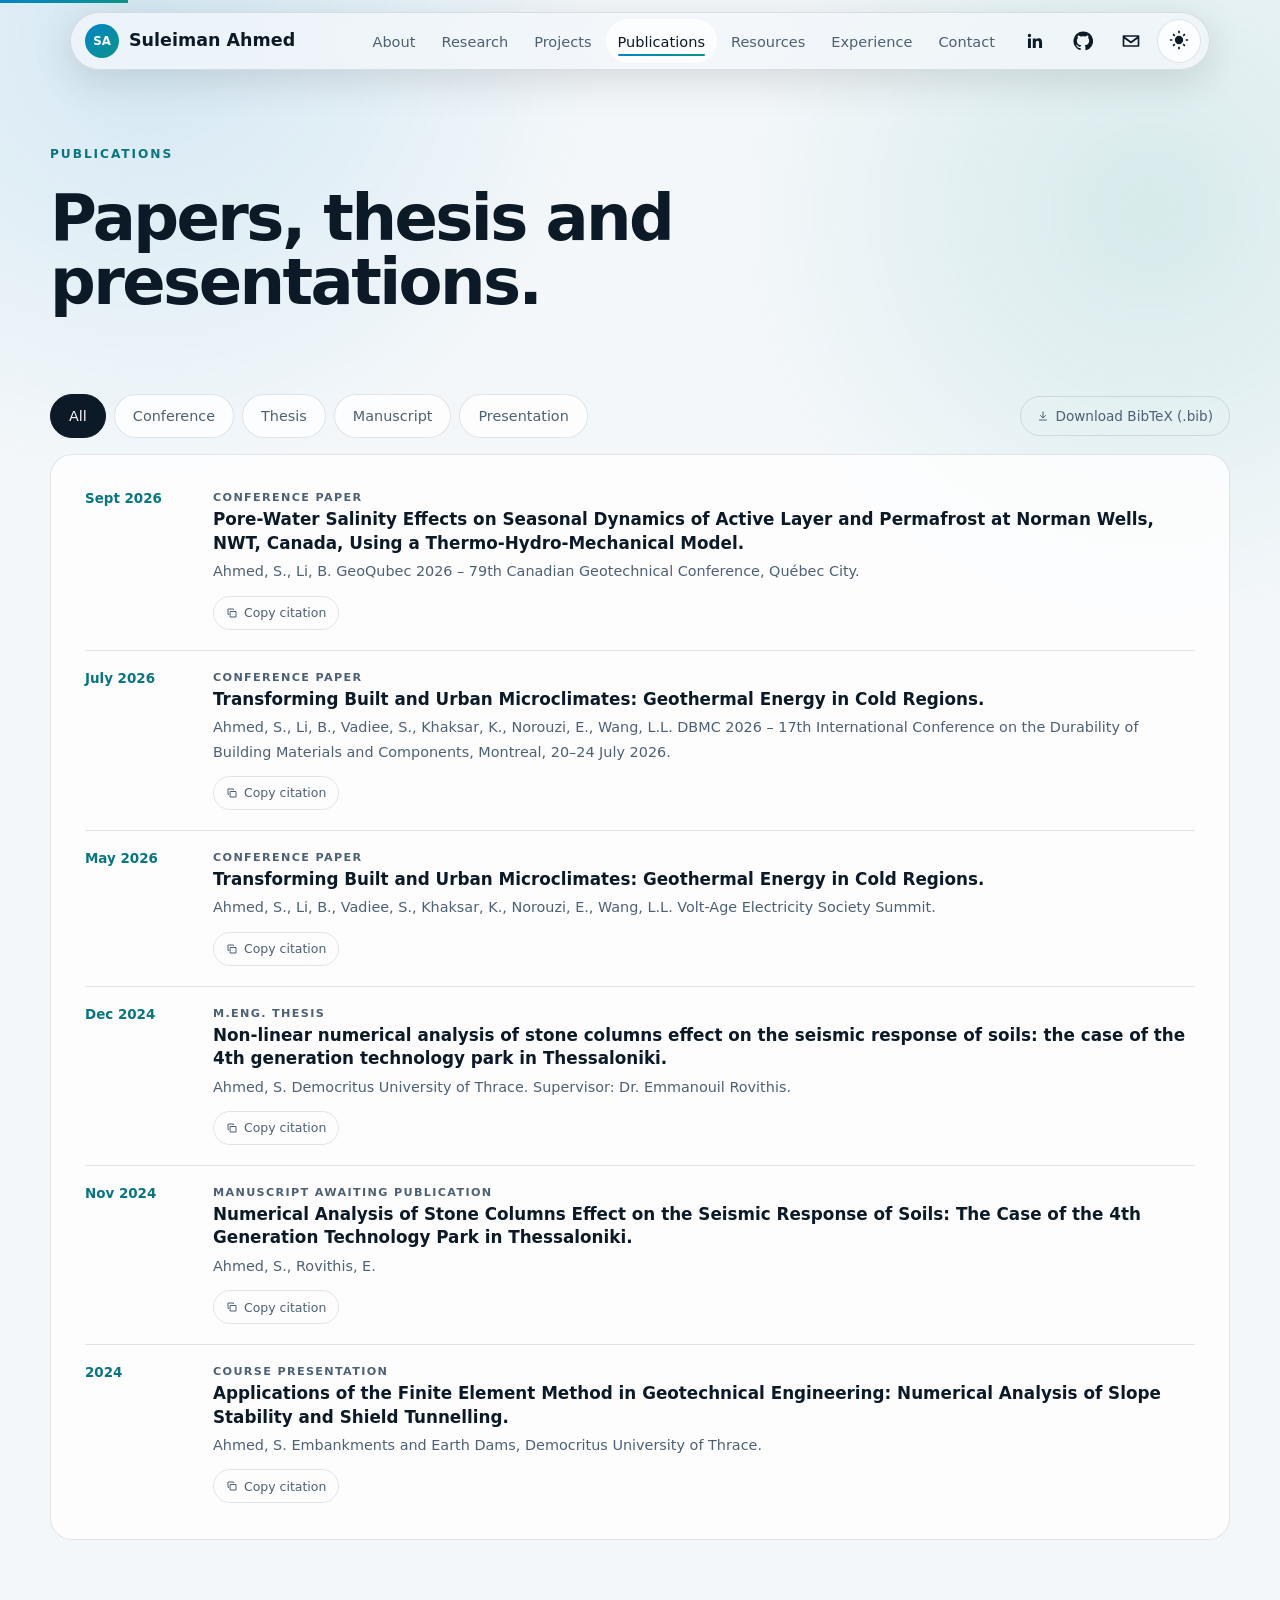
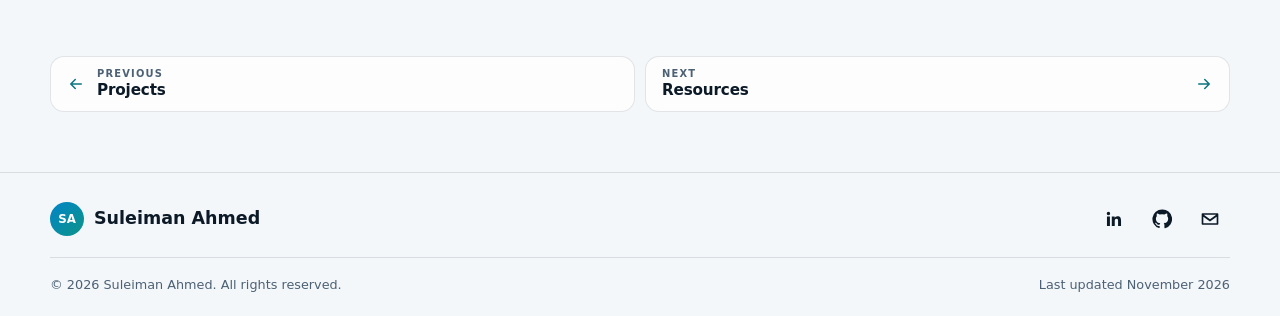
<file: publications.html>
<!doctype html>
<html lang="en" data-theme="dark">
<head>
  <meta charset="utf-8">
  <meta name="viewport" content="width=device-width, initial-scale=1">
  <title>Publications | Suleiman Ahmed</title>
  <meta name="description" content="Conference papers, thesis, manuscript and presentations.">
  <meta name="author" content="Suleiman Ahmed">
  <meta name="robots" content="index, follow, max-image-preview:large">
  <meta name="color-scheme" content="dark light">
  <meta name="theme-color" content="#07101a">
  <link rel="canonical" href="https://suleimanahmedx.github.io/publications.html">
  <link rel="icon" href="favicon.svg" type="image/svg+xml">
  <link rel="apple-touch-icon" href="apple-touch-icon.png">
  <link rel="manifest" href="site.webmanifest">

  <meta property="og:type" content="website">
  <meta property="og:site_name" content="Suleiman Ahmed">
  <meta property="og:title" content="Publications | Suleiman Ahmed">
  <meta property="og:description" content="Conference papers, thesis, manuscript and presentations.">
  <meta property="og:url" content="https://suleimanahmedx.github.io/publications.html">
  <meta property="og:image" content="https://suleimanahmedx.github.io/assets/og-image.png">
  <meta property="og:image:width" content="1200">
  <meta property="og:image:height" content="630">
  <meta property="og:image:alt" content="Suleiman Ahmed: geotechnical engineer researching permafrost, geothermal energy and seismic soil response.">
  <meta name="twitter:card" content="summary_large_image">
  <meta name="twitter:title" content="Publications | Suleiman Ahmed">
  <meta name="twitter:description" content="Conference papers, thesis, manuscript and presentations.">
  <meta name="twitter:image" content="https://suleimanahmedx.github.io/assets/og-image.png">
  <meta name="twitter:image:alt" content="Suleiman Ahmed: geotechnical engineer researching permafrost, geothermal energy and seismic soil response.">

  <script type="application/ld+json">
    {
      "@context": "https://schema.org",
      "@graph": [
        {
          "@type": "ScholarlyArticle",
          "headline": "Pore-Water Salinity Effects on Seasonal Dynamics of Active Layer and Permafrost at Norman Wells, NWT, Canada, Using a Thermo-Hydro-Mechanical Model",
          "author": [
            {
              "@type": "Person",
              "name": "S. Ahmed"
            },
            {
              "@type": "Person",
              "name": "B. Li"
            }
          ],
          "datePublished": "2026-09",
          "isPartOf": {
            "@type": "Event",
            "name": "GeoQubec 2026 – 79th Canadian Geotechnical Conference, Québec City"
          }
        },
        {
          "@type": "ScholarlyArticle",
          "headline": "Transforming Built and Urban Microclimates: Geothermal Energy in Cold Regions",
          "author": [
            {
              "@type": "Person",
              "name": "S. Ahmed"
            },
            {
              "@type": "Person",
              "name": "B. Li"
            },
            {
              "@type": "Person",
              "name": "S. Vadiee"
            },
            {
              "@type": "Person",
              "name": "K. Khaksar"
            },
            {
              "@type": "Person",
              "name": "E. Norouzi"
            },
            {
              "@type": "Person",
              "name": "L. L. Wang"
            }
          ],
          "datePublished": "2026-07",
          "isPartOf": {
            "@type": "Event",
            "name": "DBMC 2026 – 17th International Conference on the Durability of Building Materials and Components, Montreal, 20–24 July 2026"
          }
        },
        {
          "@type": "ScholarlyArticle",
          "headline": "Transforming Built and Urban Microclimates: Geothermal Energy in Cold Regions",
          "author": [
            {
              "@type": "Person",
              "name": "S. Ahmed"
            },
            {
              "@type": "Person",
              "name": "B. Li"
            },
            {
              "@type": "Person",
              "name": "S. Vadiee"
            },
            {
              "@type": "Person",
              "name": "K. Khaksar"
            },
            {
              "@type": "Person",
              "name": "E. Norouzi"
            },
            {
              "@type": "Person",
              "name": "L. L. Wang"
            }
          ],
          "datePublished": "2026-05",
          "isPartOf": {
            "@type": "Event",
            "name": "Volt-Age Electricity Society Summit"
          }
        },
        {
          "@type": "Thesis",
          "name": "Non-linear numerical analysis of stone columns effect on the seismic response of soils: the case of the 4th generation technology park in Thessaloniki",
          "author": {
            "@type": "Person",
            "name": "S. Ahmed"
          },
          "datePublished": "2024-12",
          "inSupportOf": "M.Eng.",
          "publisher": {
            "@type": "CollegeOrUniversity",
            "name": "Democritus University of Thrace"
          }
        },
        {
          "@type": "ScholarlyArticle",
          "headline": "Numerical Analysis of Stone Columns Effect on the Seismic Response of Soils: The Case of the 4th Generation Technology Park in Thessaloniki",
          "author": [
            {
              "@type": "Person",
              "name": "S. Ahmed"
            },
            {
              "@type": "Person",
              "name": "E. Rovithis"
            }
          ],
          "datePublished": "2024-11"
        }
      ]
    }
  </script>

  <script>
    (function () {
      var root = document.documentElement;
      var stored = null;
      try { stored = sessionStorage.getItem('theme'); } catch (e) {}
      root.setAttribute('data-theme', stored || (matchMedia('(prefers-color-scheme: light)').matches ? 'light' : 'dark'));
    })();
  </script>
  <link rel="stylesheet" href="style.css">
  <script src="site.js" defer></script>
</head>
<body>
  <svg width="0" height="0" style="position:absolute" aria-hidden="true" focusable="false">
    <defs>
      <symbol id="i-linkedin" viewBox="0 0 24 24"><path d="M20.45 20.45h-3.56v-5.57c0-1.33-.03-3.04-1.85-3.04-1.85 0-2.14 1.45-2.14 2.94v5.67H9.35V9h3.41v1.56h.05c.48-.9 1.64-1.85 3.37-1.85 3.6 0 4.27 2.37 4.27 5.46v6.28zM5.34 7.43a2.06 2.06 0 1 1 0-4.13 2.06 2.06 0 0 1 0 4.13zM7.12 20.45H3.56V9h3.56v11.45z" /></symbol>
      <symbol id="i-github" viewBox="0 0 24 24"><path d="M12 .5a11.5 11.5 0 0 0-3.64 22.41c.58.1.79-.25.79-.56v-2c-3.2.7-3.88-1.37-3.88-1.37-.52-1.33-1.28-1.69-1.28-1.69-1.05-.71.08-.7.08-.7 1.15.08 1.76 1.19 1.76 1.19 1.03 1.76 2.7 1.25 3.36.96.1-.75.4-1.25.73-1.54-2.55-.29-5.24-1.28-5.24-5.69 0-1.26.45-2.28 1.19-3.09-.12-.29-.52-1.46.11-3.05 0 0 .97-.31 3.17 1.18a11 11 0 0 1 5.77 0c2.2-1.49 3.17-1.18 3.17-1.18.63 1.59.23 2.76.11 3.05.74.81 1.19 1.83 1.19 3.09 0 4.42-2.69 5.39-5.26 5.68.41.36.78 1.06.78 2.14v3.17c0 .31.21.67.8.56A11.5 11.5 0 0 0 12 .5z" /></symbol>
      <symbol id="i-mail" viewBox="0 0 24 24"><path d="M3 5h18a1 1 0 0 1 1 1v12a1 1 0 0 1-1 1H3a1 1 0 0 1-1-1V6a1 1 0 0 1 1-1zm1.6 2 7.4 5.4L19.4 7H4.6zM4 17h16V9.2l-8 5.8-8-5.8V17z" /></symbol>
      <symbol id="i-sun" viewBox="0 0 24 24"><path d="M12 7a5 5 0 1 0 0 10 5 5 0 0 0 0-10zM11 1h2v3h-2V1zm0 19h2v3h-2v-3zM1 11h3v2H1v-2zm19 0h3v2h-3v-2zM4.2 5.6l1.4-1.4 2.1 2.1-1.4 1.4-2.1-2.1zm12.1 12.1 1.4-1.4 2.1 2.1-1.4 1.4-2.1-2.1zM4.2 18.4l2.1-2.1 1.4 1.4-2.1 2.1-1.4-1.4zM16.3 6.3l2.1-2.1 1.4 1.4-2.1 2.1-1.4-1.4z" /></symbol>
      <symbol id="i-moon" viewBox="0 0 24 24"><path d="M21 14.5A9 9 0 0 1 9.5 3a9 9 0 1 0 11.5 11.5z" /></symbol>
      <symbol id="i-ext" viewBox="0 0 24 24"><path d="M14 3h7v7h-2V6.4l-8.3 8.3-1.4-1.4L17.6 5H14V3zM5 5h6v2H5v12h12v-6h2v8H3V5h2z" /></symbol>
      <symbol id="i-arrow" viewBox="0 0 24 24"><path d="M5 12h14M13 6l6 6-6 6" fill="none" stroke="currentColor" stroke-width="2" stroke-linecap="round" stroke-linejoin="round" /></symbol>
      <symbol id="i-menu" viewBox="0 0 24 24"><path d="M3 6h18M3 12h18M3 18h18" fill="none" stroke="currentColor" stroke-width="2" stroke-linecap="round" stroke-linejoin="round" /></symbol>
      <symbol id="i-up" viewBox="0 0 24 24"><path d="M12 19V5M6 11l6-6 6 6" fill="none" stroke="currentColor" stroke-width="2" stroke-linecap="round" stroke-linejoin="round" /></symbol>
      <symbol id="i-copy" viewBox="0 0 24 24"><path d="M9 9h11v11H9zM5 15H4V4h11v1" fill="none" stroke="currentColor" stroke-width="2" stroke-linecap="round" stroke-linejoin="round" /></symbol>
      <symbol id="i-dl" viewBox="0 0 24 24"><path d="M12 4v11M7 11l5 5 5-5M5 20h14" fill="none" stroke="currentColor" stroke-width="2" stroke-linecap="round" stroke-linejoin="round" /></symbol>
      <symbol id="i-send" viewBox="0 0 24 24"><path d="M22 2 11 13M22 2l-7 20-4-9-9-4 20-7z" fill="none" stroke="currentColor" stroke-width="2" stroke-linecap="round" stroke-linejoin="round" /></symbol>
    </defs>
  </svg>

  <div class="progress" aria-hidden="true"></div>
  <div class="glow" aria-hidden="true"><i></i><i></i></div>
  <a class="skip" href="#main">Skip to content</a>

  <header class="bar">
    <div class="bar-in">
      <a class="brand" href="index.html"><span class="mk">SA</span><span class="bn">Suleiman Ahmed</span></a>
      <nav id="site-nav" aria-label="Primary">
        <ul class="nav-list">
          <li><a class="nl" href="about.html">About</a></li>
          <li><a class="nl" href="research.html">Research</a></li>
          <li><a class="nl" href="projects.html">Projects</a></li>
          <li><a class="nl" href="publications.html" aria-current="page">Publications</a></li>
          <li><a class="nl" href="resources.html">Resources</a></li>
          <li><a class="nl" href="experience.html">Experience</a></li>
          <li><a class="nl" href="contact.html">Contact</a></li>
        </ul>
      </nav>
      <div class="tools">
        <ul class="soc mini hide-sm">
          <li><a href="https://www.linkedin.com/in/suleimanaliahmed" target="_blank" rel="noopener noreferrer" aria-label="LinkedIn (opens in a new tab)" data-tip="LinkedIn"><svg class="ic" viewBox="0 0 24 24" aria-hidden="true" focusable="false" fill="currentColor"><use href="#i-linkedin" /></svg></a></li>
          <li><a href="https://github.com/suleimanahmedx" target="_blank" rel="noopener noreferrer" aria-label="GitHub (opens in a new tab)" data-tip="GitHub"><svg class="ic" viewBox="0 0 24 24" aria-hidden="true" focusable="false" fill="currentColor"><use href="#i-github" /></svg></a></li>
          <li><a href="contact.html" aria-label="Send a message" data-tip="Message"><svg class="ic" viewBox="0 0 24 24" aria-hidden="true" focusable="false" fill="currentColor"><use href="#i-mail" /></svg></a></li>
        </ul>
        <button class="icon-btn" id="theme-toggle" type="button" aria-label="Switch theme" data-tip="Theme"><span class="i-sun"><svg class="ic" viewBox="0 0 24 24" aria-hidden="true" focusable="false" fill="currentColor"><use href="#i-sun" /></svg></span><span class="i-moon"><svg class="ic" viewBox="0 0 24 24" aria-hidden="true" focusable="false" fill="currentColor"><use href="#i-moon" /></svg></span></button>
        <button class="icon-btn menu-btn" id="menu-btn" type="button" aria-label="Open menu" aria-expanded="false" aria-controls="site-nav"><svg class="ic" viewBox="0 0 24 24" aria-hidden="true" focusable="false" fill="currentColor"><use href="#i-menu" /></svg></button>
      </div>
    </div>
  </header>

  <main id="main" tabindex="-1">
    <section class="phead">
      <div class="wrap">
        <p class="eb ani" style="--i:0">Publications</p>
        <h1 class="ani" style="--i:1">Papers, thesis and presentations.</h1>
      </div>
    </section>
    <section class="sec">
      <div class="wrap">
        <div class="pubbar">
          <div class="filters" role="group" aria-label="Filter publications">
            <button type="button" data-filter="all" aria-pressed="true">All</button>
            <button type="button" data-filter="conf" aria-pressed="false">Conference</button>
            <button type="button" data-filter="thesis" aria-pressed="false">Thesis</button>
            <button type="button" data-filter="ms" aria-pressed="false">Manuscript</button>
            <button type="button" data-filter="pres" aria-pressed="false">Presentation</button>
          </div>
          <button class="cite" type="button" id="bib-dl"><svg class="ic xs" viewBox="0 0 24 24" aria-hidden="true" focusable="false" fill="currentColor"><use href="#i-dl" /></svg><span>Download BibTeX (.bib)</span></button>
        </div>
        <p id="filter-status" class="sr" role="status" aria-live="polite">Showing 6 items.</p>
        <ul class="pubs panel reveal">
          <li class="pub" id="pub-1" data-type="conf" data-bib="@inproceedings{ahmed2026geoqubec, author = {Ahmed, S. and Li, B.}, title = {Pore-Water Salinity Effects on Seasonal Dynamics of Active Layer and Permafrost at Norman Wells, {NWT}, Canada, Using a Thermo-Hydro-Mechanical Model}, booktitle = {GeoQubec 2026 -- 79th Canadian Geotechnical Conference}, address = {Qu{\'e}bec City}, year = {2026}, month = sep}">
            <span class="py">Sept 2026</span>
            <div>
              <p class="pk">Conference paper</p>
              <p class="pt">Pore-Water Salinity Effects on Seasonal Dynamics of Active Layer and Permafrost at Norman Wells, NWT, Canada, Using a Thermo-Hydro-Mechanical Model.</p>
              <p class="pm">Ahmed, S., Li, B. GeoQubec 2026 – 79th Canadian Geotechnical Conference, Québec City.</p>
              <button class="cite" type="button" data-cite="Ahmed, S., Li, B. (2026). Pore-Water Salinity Effects on Seasonal Dynamics of Active Layer and Permafrost at Norman Wells, NWT, Canada, Using a Thermo-Hydro-Mechanical Model. GeoQubec 2026 – 79th Canadian Geotechnical Conference, Québec City."><svg class="ic xs" viewBox="0 0 24 24" aria-hidden="true" focusable="false" fill="currentColor"><use href="#i-copy" /></svg><span>Copy citation</span></button>
            </div>
          </li>
          <li class="pub" id="pub-2" data-type="conf" data-bib="@inproceedings{ahmed2026dbmc, author = {Ahmed, S. and Li, B. and Vadiee, S. and Khaksar, K. and Norouzi, E. and Wang, L. L.}, title = {Transforming Built and Urban Microclimates: Geothermal Energy in Cold Regions}, booktitle = {DBMC 2026 -- 17th International Conference on the Durability of Building Materials and Components}, address = {Montreal}, year = {2026}, month = jul}">
            <span class="py">July 2026</span>
            <div>
              <p class="pk">Conference paper</p>
              <p class="pt">Transforming Built and Urban Microclimates: Geothermal Energy in Cold Regions.</p>
              <p class="pm">Ahmed, S., Li, B., Vadiee, S., Khaksar, K., Norouzi, E., Wang, L.L. DBMC 2026 – 17th International Conference on the Durability of Building Materials and Components, Montreal, 20–24 July 2026.</p>
              <button class="cite" type="button" data-cite="Ahmed, S., Li, B., Vadiee, S., Khaksar, K., Norouzi, E., Wang, L.L. (2026). Transforming Built and Urban Microclimates: Geothermal Energy in Cold Regions. DBMC 2026 – 17th International Conference on the Durability of Building Materials and Components, Montreal, 20–24 July 2026."><svg class="ic xs" viewBox="0 0 24 24" aria-hidden="true" focusable="false" fill="currentColor"><use href="#i-copy" /></svg><span>Copy citation</span></button>
            </div>
          </li>
          <li class="pub" id="pub-3" data-type="conf" data-bib="@inproceedings{ahmed2026voltage, author = {Ahmed, S. and Li, B. and Vadiee, S. and Khaksar, K. and Norouzi, E. and Wang, L. L.}, title = {Transforming Built and Urban Microclimates: Geothermal Energy in Cold Regions}, booktitle = {Volt-Age Electricity Society Summit}, year = {2026}, month = may}">
            <span class="py">May 2026</span>
            <div>
              <p class="pk">Conference paper</p>
              <p class="pt">Transforming Built and Urban Microclimates: Geothermal Energy in Cold Regions.</p>
              <p class="pm">Ahmed, S., Li, B., Vadiee, S., Khaksar, K., Norouzi, E., Wang, L.L. Volt-Age Electricity Society Summit.</p>
              <button class="cite" type="button" data-cite="Ahmed, S., Li, B., Vadiee, S., Khaksar, K., Norouzi, E., Wang, L.L. (2026). Transforming Built and Urban Microclimates: Geothermal Energy in Cold Regions. Volt-Age Electricity Society Summit."><svg class="ic xs" viewBox="0 0 24 24" aria-hidden="true" focusable="false" fill="currentColor"><use href="#i-copy" /></svg><span>Copy citation</span></button>
            </div>
          </li>
          <li class="pub" id="pub-4" data-type="thesis" data-bib="@mastersthesis{ahmed2024stone, author = {Ahmed, S.}, title = {Non-linear numerical analysis of stone columns effect on the seismic response of soils: the case of the 4th generation technology park in {Thessaloniki}}, school = {Democritus University of Thrace}, year = {2024}, month = dec, note = {Supervisor: Dr. Emmanouil Rovithis}}">
            <span class="py">Dec 2024</span>
            <div>
              <p class="pk">M.Eng. thesis</p>
              <p class="pt">Non-linear numerical analysis of stone columns effect on the seismic response of soils: the case of the 4th generation technology park in Thessaloniki.</p>
              <p class="pm">Ahmed, S. Democritus University of Thrace. Supervisor: Dr. Emmanouil Rovithis.</p>
              <button class="cite" type="button" data-cite="Ahmed, S. (2024). Non-linear numerical analysis of stone columns effect on the seismic response of soils: the case of the 4th generation technology park in Thessaloniki. Democritus University of Thrace. Supervisor: Dr. Emmanouil Rovithis."><svg class="ic xs" viewBox="0 0 24 24" aria-hidden="true" focusable="false" fill="currentColor"><use href="#i-copy" /></svg><span>Copy citation</span></button>
            </div>
          </li>
          <li class="pub" id="pub-5" data-type="ms" data-bib="@unpublished{ahmed2024numerical, author = {Ahmed, S. and Rovithis, E.}, title = {Numerical Analysis of Stone Columns Effect on the Seismic Response of Soils: The Case of the 4th Generation Technology Park in {Thessaloniki}}, note = {Manuscript awaiting publication}, year = {2024}, month = nov}">
            <span class="py">Nov 2024</span>
            <div>
              <p class="pk">Manuscript awaiting publication</p>
              <p class="pt">Numerical Analysis of Stone Columns Effect on the Seismic Response of Soils: The Case of the 4th Generation Technology Park in Thessaloniki.</p>
              <p class="pm">Ahmed, S., Rovithis, E.</p>
              <button class="cite" type="button" data-cite="Ahmed, S., Rovithis, E. (2024). Numerical Analysis of Stone Columns Effect on the Seismic Response of Soils: The Case of the 4th Generation Technology Park in Thessaloniki."><svg class="ic xs" viewBox="0 0 24 24" aria-hidden="true" focusable="false" fill="currentColor"><use href="#i-copy" /></svg><span>Copy citation</span></button>
            </div>
          </li>
          <li class="pub" id="pub-6" data-type="pres" data-bib="@misc{ahmed2024fem,
  author = {Ahmed, S.}, title = {Applications of the Finite Element Method in Geotechnical Engineering: Numerical Analysis of Slope Stability and Shield Tunnelling}, howpublished = {Course presentation, Embankments and Earth Dams, Democritus University of Thrace}, year = {2024}}">
            <span class="py">2024</span>
            <div>
              <p class="pk">Course presentation</p>
              <p class="pt">Applications of the Finite Element Method in Geotechnical Engineering: Numerical Analysis of Slope Stability and Shield Tunnelling.</p>
              <p class="pm">Ahmed, S. Embankments and Earth Dams, Democritus University of Thrace.</p>
              <button class="cite" type="button" data-cite="Ahmed, S. (2024). Applications of the Finite Element Method in Geotechnical Engineering: Numerical Analysis of Slope Stability and Shield Tunnelling. Embankments and Earth Dams, Democritus University of Thrace."><svg class="ic xs" viewBox="0 0 24 24" aria-hidden="true" focusable="false" fill="currentColor"><use href="#i-copy" /></svg><span>Copy citation</span></button>
            </div>
          </li>
        </ul>
        <p id="cite-status" class="sr" role="status" aria-live="polite"></p>
      </div>
    </section>
    <section class="sec pager-sec">
      <div class="wrap">
        <nav class="pager" aria-label="Page navigation">
          <a class="pg prev" href="projects.html" aria-label="Previous page: Projects">
            <svg class="ic" viewBox="0 0 24 24" aria-hidden="true" focusable="false" fill="currentColor"><use href="#i-arrow" /></svg>
            <div><span>Previous</span><b>Projects</b></div>
          </a>
          <a class="pg next" href="resources.html" aria-label="Next: Resources">
            <div><span>Next</span><b>Resources</b></div>
            <svg class="ic" viewBox="0 0 24 24" aria-hidden="true" focusable="false" fill="currentColor"><use href="#i-arrow" /></svg>
          </a>
        </nav>
      </div>
    </section>
  </main>

  <footer class="footer">
    <div class="wrap">
      <div class="fbrand">
        <a class="brand" href="index.html"><span class="mk">SA</span><span>Suleiman Ahmed</span></a>
        <ul class="soc mini">
          <li><a href="https://www.linkedin.com/in/suleimanaliahmed" target="_blank" rel="noopener noreferrer" aria-label="LinkedIn (opens in a new tab)" data-tip="LinkedIn"><svg class="ic" viewBox="0 0 24 24" aria-hidden="true" focusable="false" fill="currentColor"><use href="#i-linkedin" /></svg></a></li>
          <li><a href="https://github.com/suleimanahmedx" target="_blank" rel="noopener noreferrer" aria-label="GitHub (opens in a new tab)" data-tip="GitHub"><svg class="ic" viewBox="0 0 24 24" aria-hidden="true" focusable="false" fill="currentColor"><use href="#i-github" /></svg></a></li>
          <li><a href="contact.html" aria-label="Send a message" data-tip="Message"><svg class="ic" viewBox="0 0 24 24" aria-hidden="true" focusable="false" fill="currentColor"><use href="#i-mail" /></svg></a></li>
        </ul>
      </div>
      <div class="fbase">
        <p>© 2026 Suleiman Ahmed. All rights reserved.</p>
        <p>Last updated November 2026</p>
      </div>
    </div>
  </footer>
  <button class="totop" id="totop" type="button" aria-label="Back to top" hidden><svg class="ic" viewBox="0 0 24 24" aria-hidden="true" focusable="false" fill="currentColor"><use href="#i-up" /></svg></button>
</body>
</html>
</file>
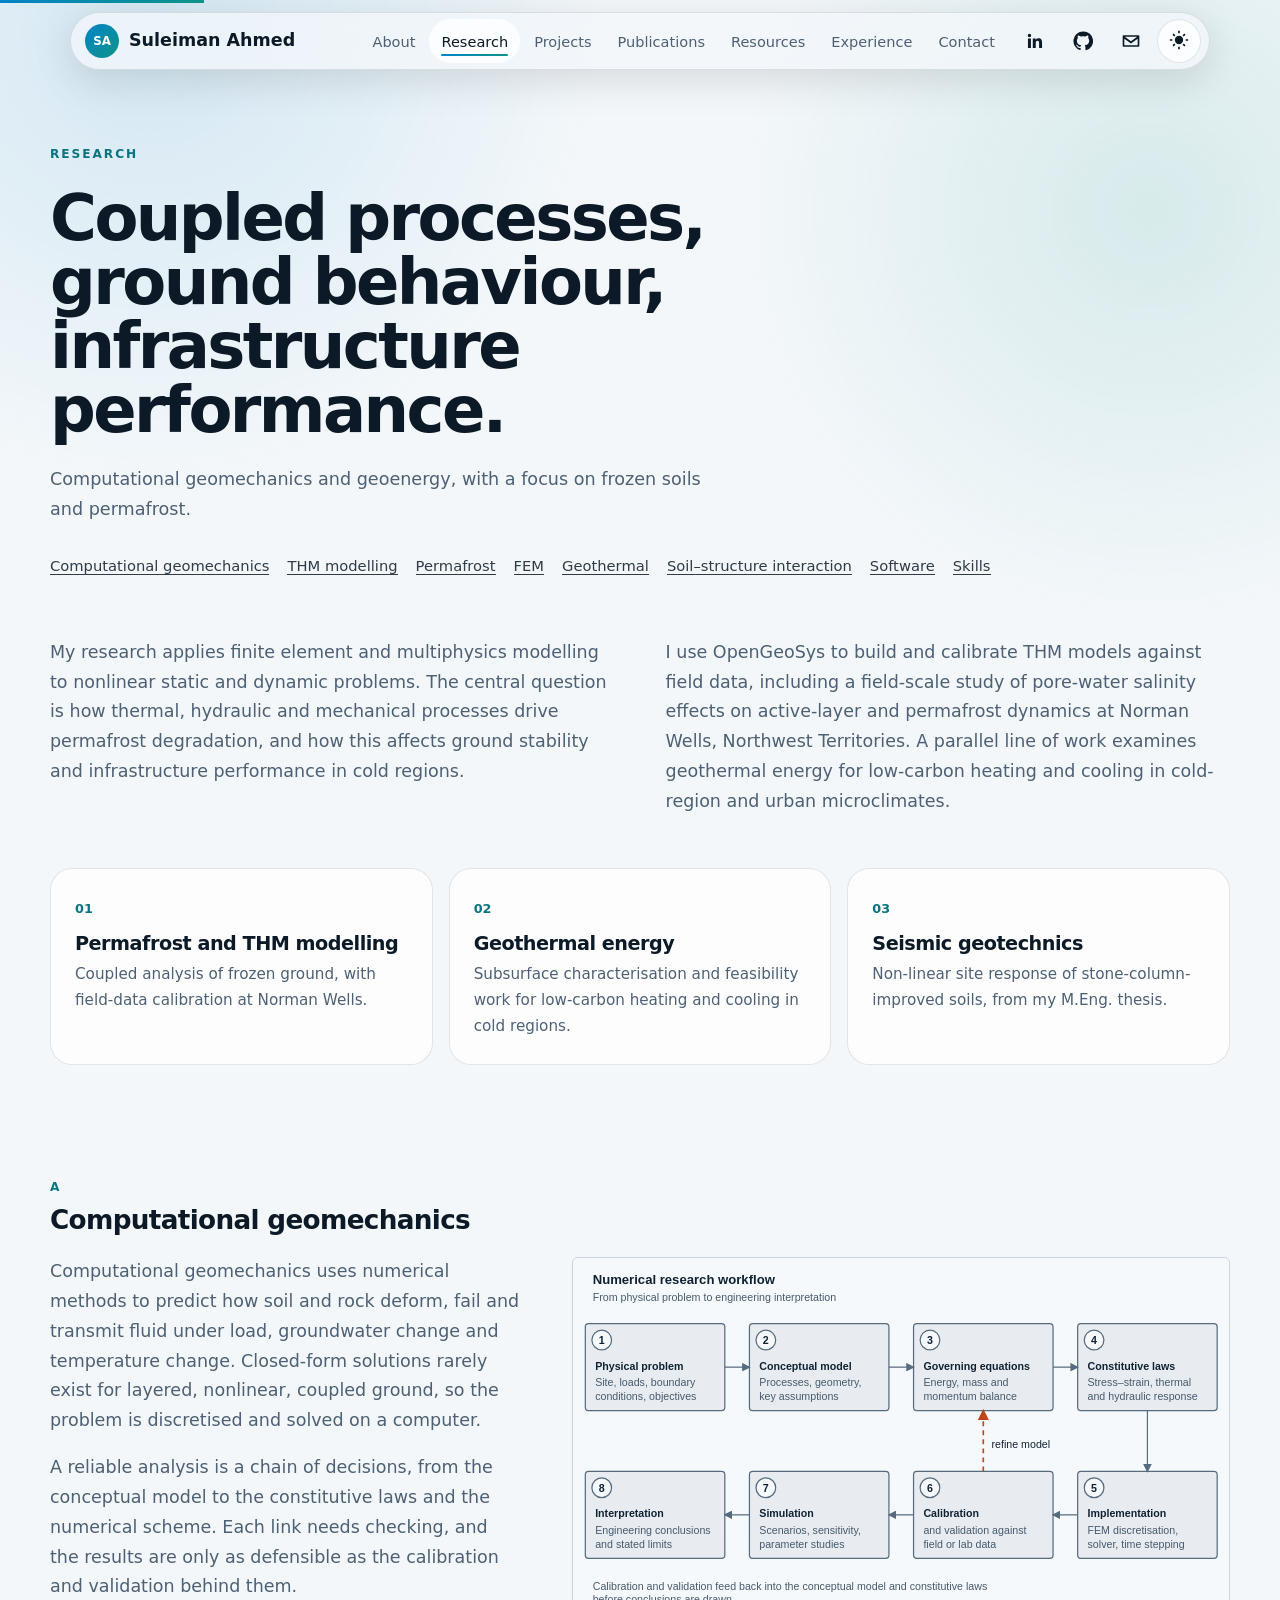
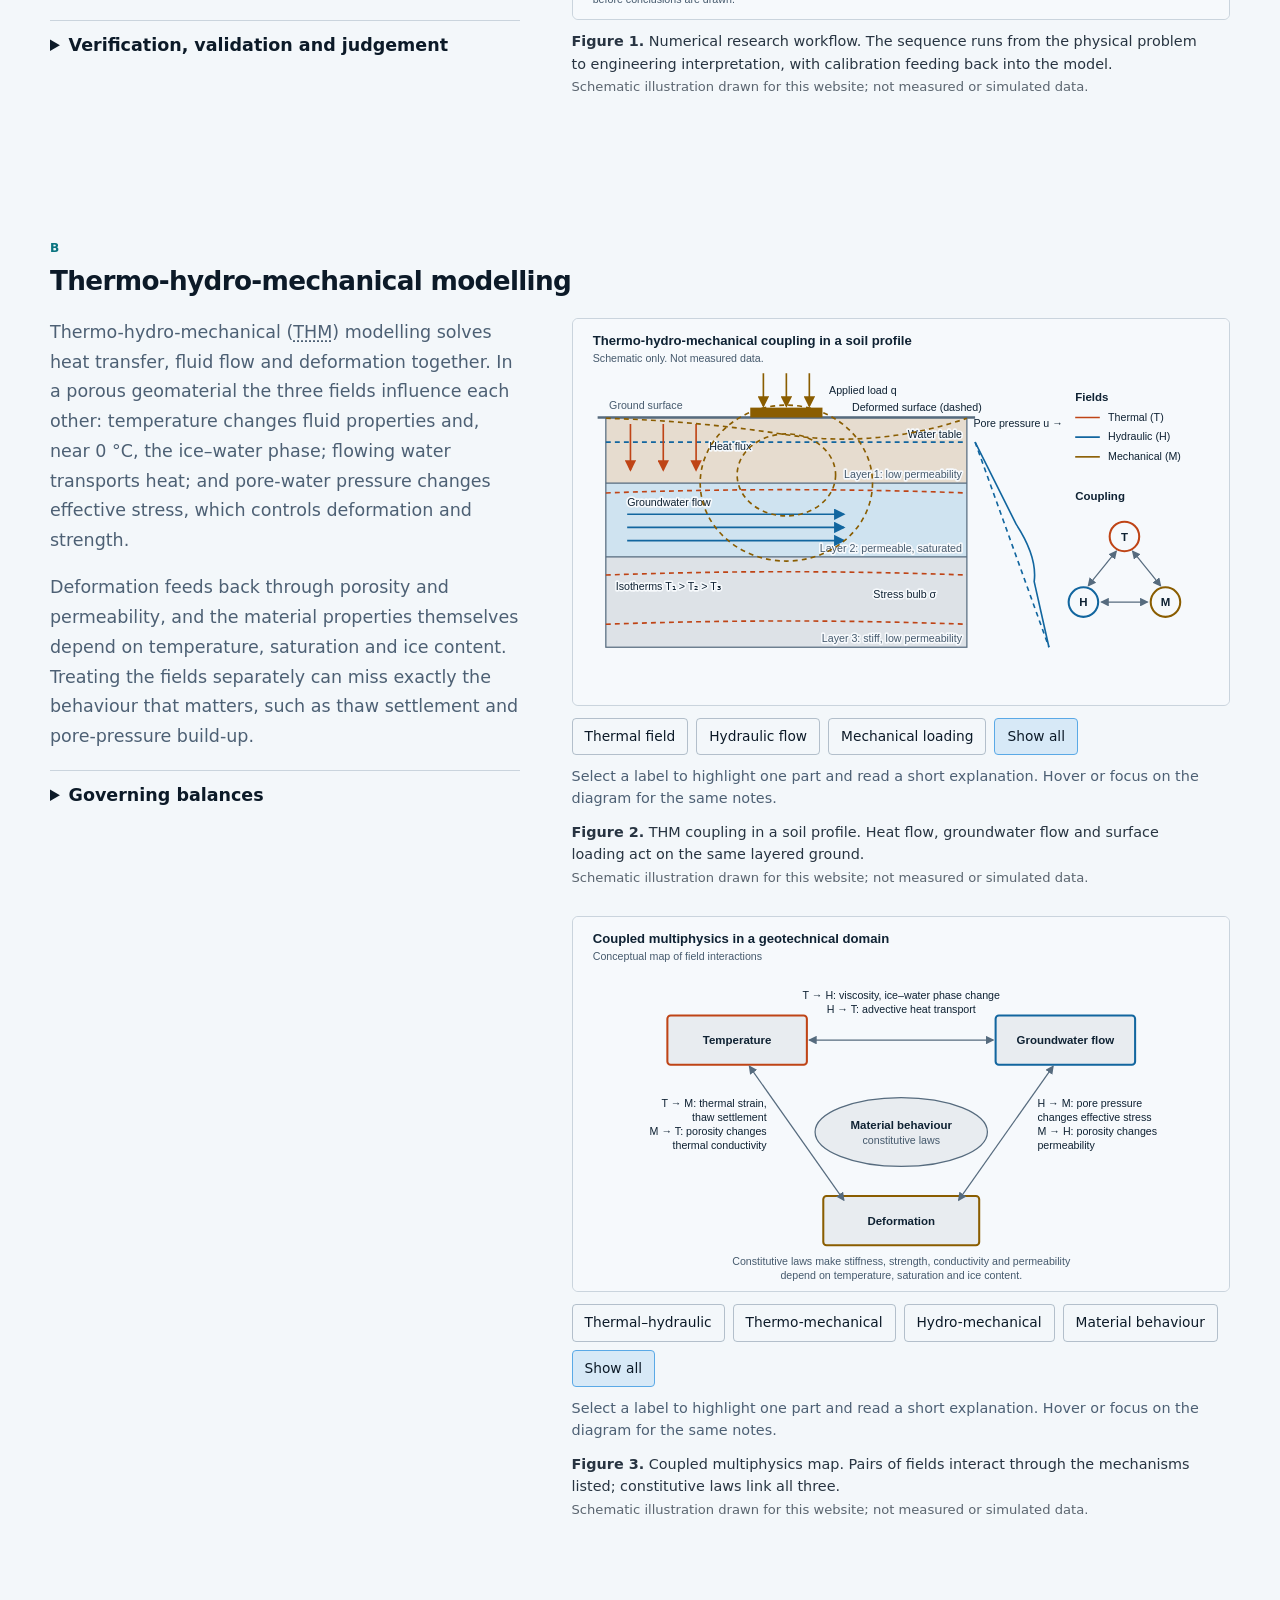
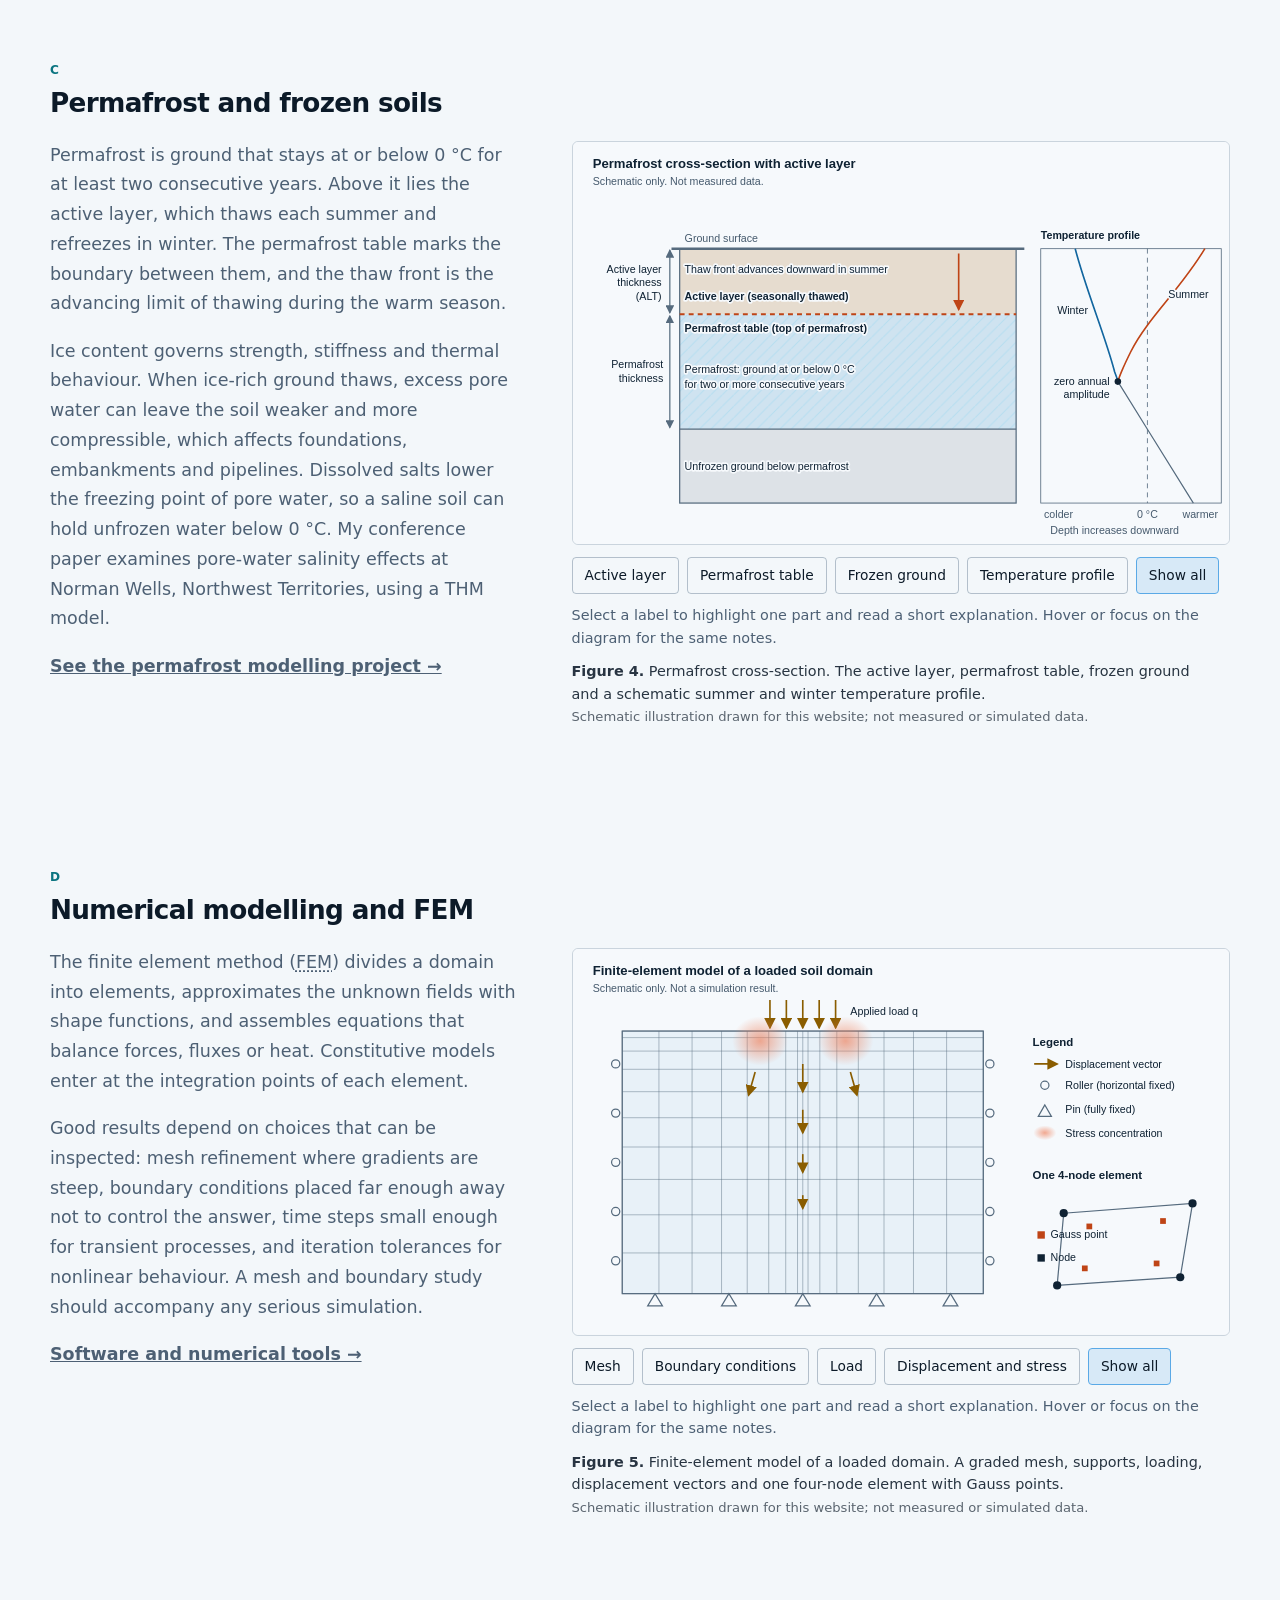
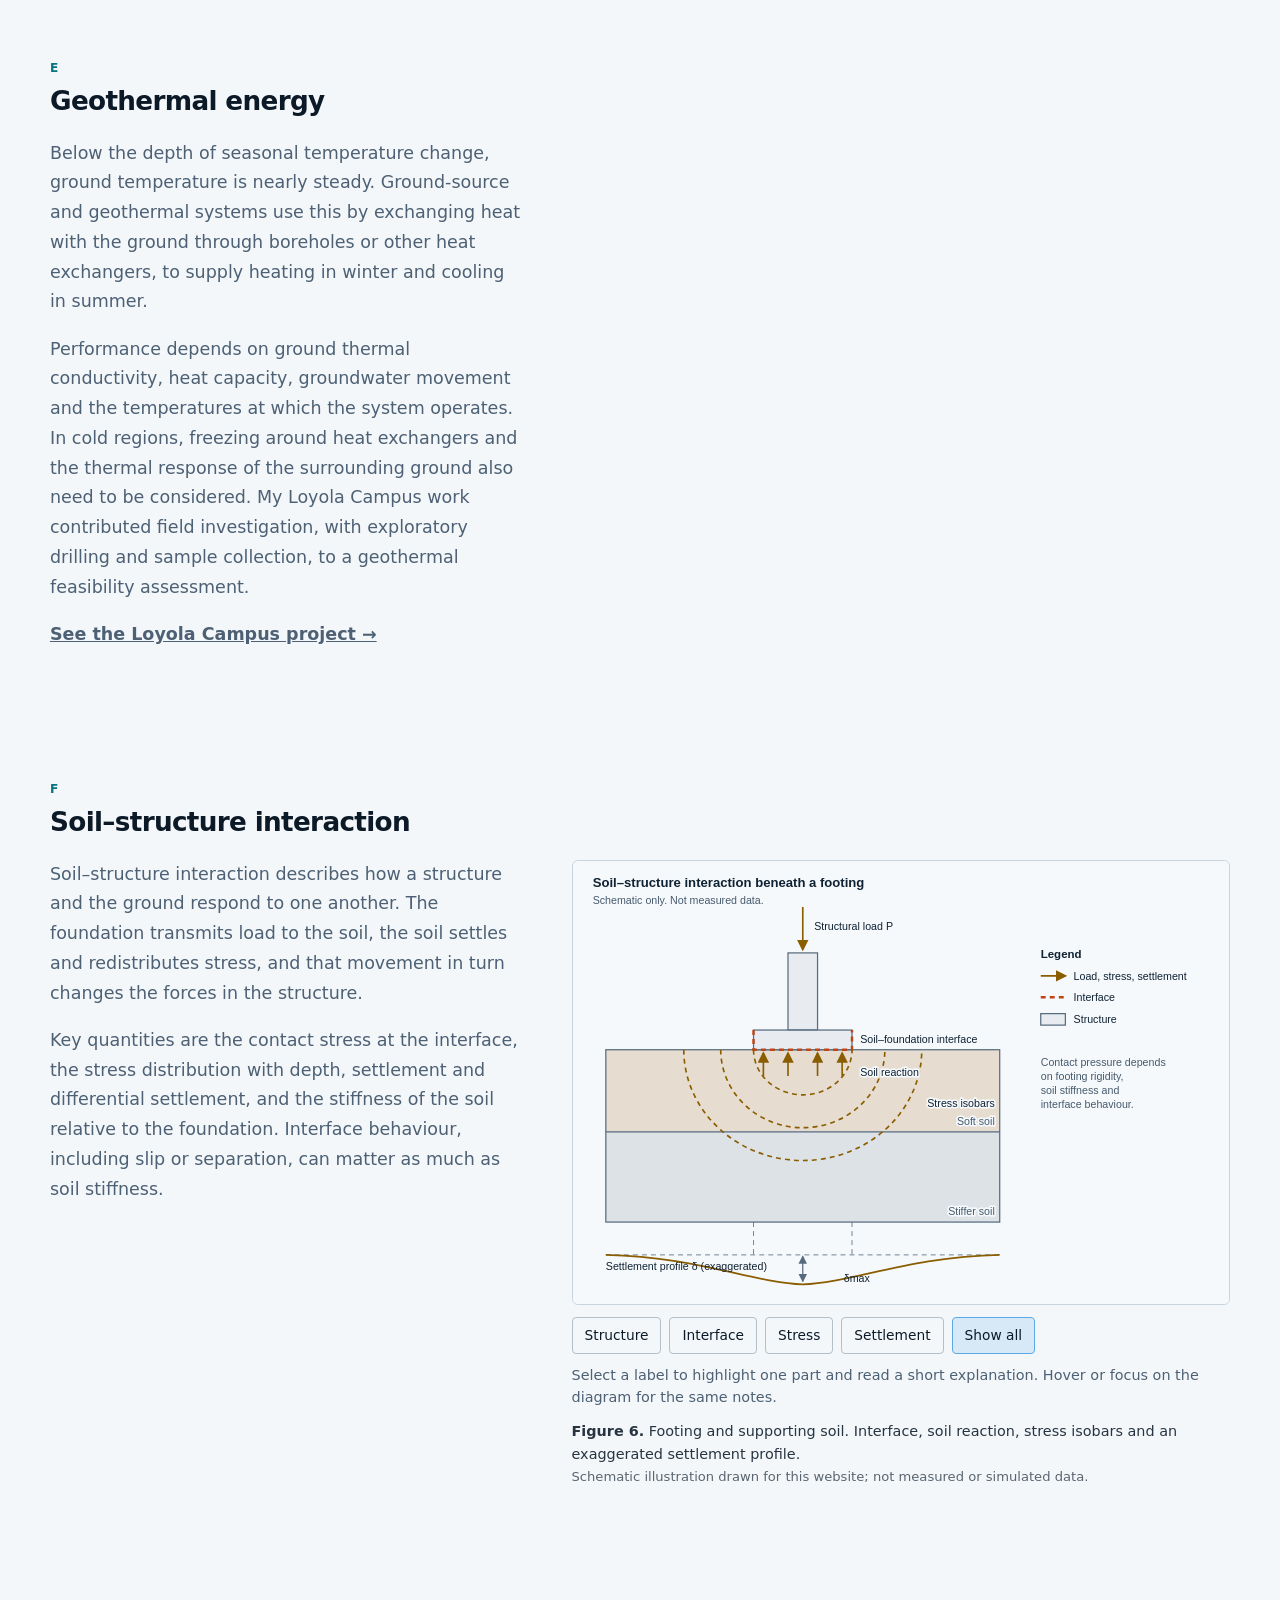
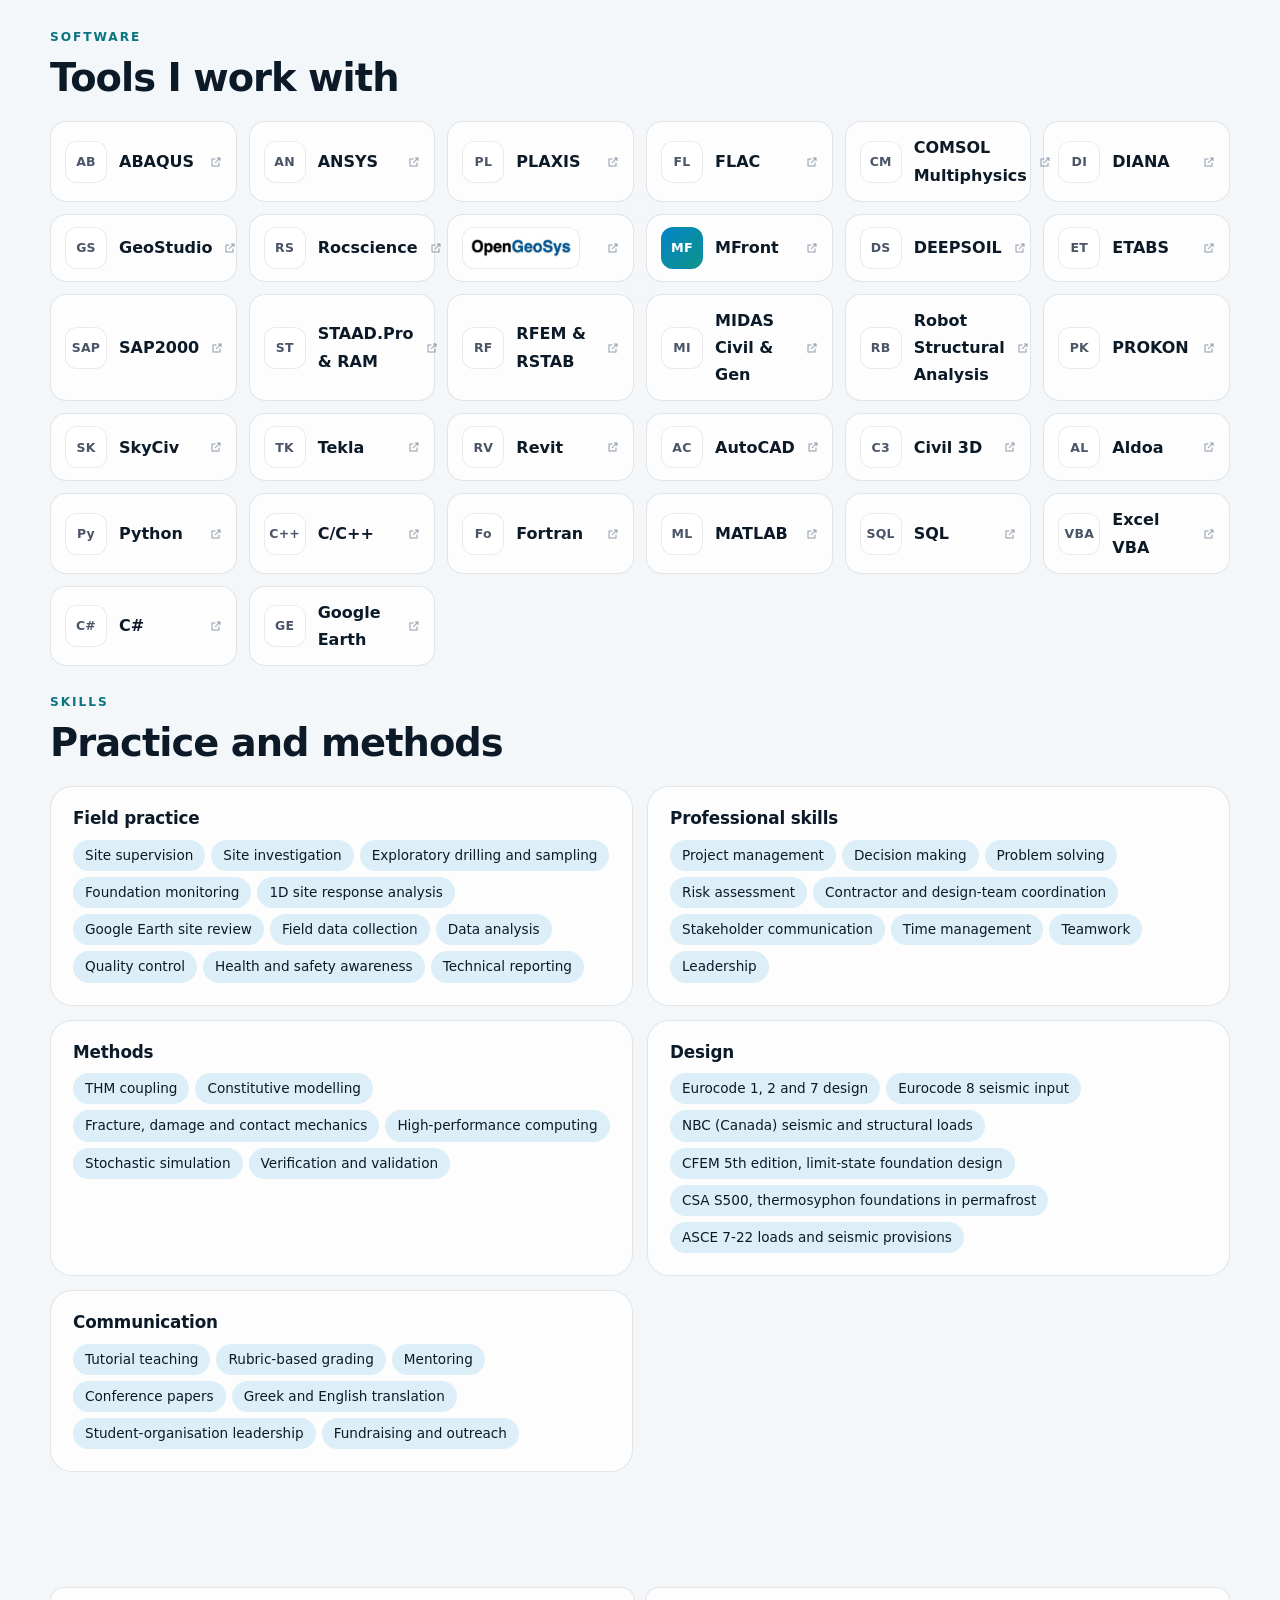
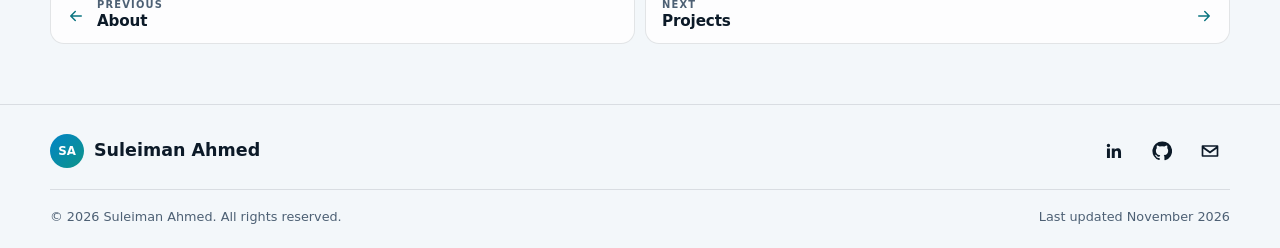
<file: research.html>
<!doctype html><html lang="en" data-theme="dark"><head><meta charset="utf-8"><meta name="viewport" content="width=device-width,initial-scale=1"><title>Research | Suleiman Ahmed</title><meta name="description" content="Permafrost THM modelling, geothermal energy, seismic geotechnics, computational geomechanics, software tools and skills, with annotated engineering diagrams."><meta name="google-site-verification" content="dUcFs72SfxvrmRhfqvgiYNyTWMztEddAQl3PIJQsLcQ" /><meta name="color-scheme" content="dark light"><meta name="theme-color" content="#07101a"><link rel="icon" href="favicon.svg" type="image/svg+xml"><link rel="apple-touch-icon" href="apple-touch-icon.png"><link rel="manifest" href="site.webmanifest"><link rel="canonical" href="https://suleiimanahmed.github.io/research.html"><meta property="og:type" content="website"><meta property="og:site_name" content="Suleiman Ahmed"><meta property="og:title" content="Research | Suleiman Ahmed"><meta property="og:description" content="Permafrost THM modelling, geothermal energy, seismic geotechnics, computational geomechanics, software tools and skills, with annotated engineering diagrams."><meta property="og:url" content="https://suleiimanahmed.github.io/research.html"><meta property="og:image" content="https://suleiimanahmed.github.io/assets/og-image.png"><meta name="twitter:card" content="summary_large_image"><script>(function(){var d=document.documentElement,o=null;try{o=sessionStorage.getItem("theme")}catch(e){}d.setAttribute("data-theme",o||(matchMedia("(prefers-color-scheme: light)").matches?"light":"dark"))})();function lf(i){if(i.dataset.fb&&!i.dataset.t){i.dataset.t=1;i.src=i.dataset.fb}else{i.remove()}}</script><link rel="stylesheet" href="style.css"><script src="site.js" defer></script><style>.fx-fig{--f-bg:#0c1a28;--f-ink:#e8eff5;--f-mute:#9db0c0;--f-line:#7e93a5;--f-th:#ef7d57;--f-hy:#4aa3e8;--f-me:#e0b04a;--f-s1:#4a4036;--f-s2:#2f4a5c;--f-s3:#3a3f46;margin:0 0 28px}
[data-theme="light"] .fx-fig{--f-bg:#f6f9fc;--f-ink:#0f2233;--f-mute:#465a6d;--f-line:#566b7e;--f-th:#bf4416;--f-hy:#12669f;--f-me:#8a5d00;--f-s1:#e6dccf;--f-s2:#cfe3f0;--f-s3:#dde2e7}
.fx-toc{list-style:none;display:flex;flex-wrap:wrap;gap:8px 18px;padding:0;margin:26px 0 0}.fx-toc a{font-size:.92rem;text-decoration:none;border-bottom:1px solid currentColor;opacity:.85}.fx-toc a:hover{opacity:1}
.fx-sec{scroll-margin-top:84px}.fx-h{margin:4px 0 22px}
.fx-grid{display:grid;grid-template-columns:minmax(0,5fr) minmax(0,7fr);gap:clamp(24px,4vw,56px);align-items:start}
.fx-text p{line-height:1.7;margin:0 0 1em;max-width:62ch}.fx-link a{font-weight:600}
.fx-scroll{overflow-x:auto;border:1px solid rgba(127,147,165,.35);border-radius:6px}.fx-scroll svg{display:block;width:100%;min-width:640px;height:auto}
.fx-fig figcaption{font-size:.9rem;line-height:1.55;margin-top:10px;max-width:70ch;opacity:.88}.fx-src{display:block;font-size:.82rem;opacity:.75;margin-top:2px}
.fx-ctrl{display:flex;flex-wrap:wrap;gap:8px;margin:12px 0 0}
.fx-btn{font:inherit;font-size:.86rem;padding:6px 12px;border:1px solid rgba(127,147,165,.55);border-radius:4px;background:transparent;color:inherit;cursor:pointer}.fx-btn:hover{border-color:currentColor}.fx-btn[aria-pressed="true"]{background:rgba(90,169,230,.18);border-color:#5aa9e6}
.fx-btn:focus-visible,.fx-fig [tabindex]:focus-visible,.fx-det summary:focus-visible,.fx-toc a:focus-visible{outline:3px solid #5aa9e6;outline-offset:2px}
.fx-info{min-height:3.2em;font-size:.9rem;line-height:1.55;margin:10px 0 0;max-width:70ch}
.fx-fig svg [data-layer]{transition:opacity .2s}.fx-fig[data-focus] svg [data-layer]{opacity:.16}
.fx-fig[data-focus="active"] svg [data-layer="active"]{opacity:1}
.fx-fig[data-focus="bc"] svg [data-layer="bc"]{opacity:1}
.fx-fig[data-focus="frozen"] svg [data-layer="frozen"]{opacity:1}
.fx-fig[data-focus="h-m"] svg [data-layer="h-m"]{opacity:1}
.fx-fig[data-focus="hydraulic"] svg [data-layer="hydraulic"]{opacity:1}
.fx-fig[data-focus="interface"] svg [data-layer="interface"]{opacity:1}
.fx-fig[data-focus="load"] svg [data-layer="load"]{opacity:1}
.fx-fig[data-focus="material"] svg [data-layer="material"]{opacity:1}
.fx-fig[data-focus="mechanical"] svg [data-layer="mechanical"]{opacity:1}
.fx-fig[data-focus="mesh"] svg [data-layer="mesh"]{opacity:1}
.fx-fig[data-focus="profile"] svg [data-layer="profile"]{opacity:1}
.fx-fig[data-focus="response"] svg [data-layer="response"]{opacity:1}
.fx-fig[data-focus="settlement"] svg [data-layer="settlement"]{opacity:1}
.fx-fig[data-focus="stress"] svg [data-layer="stress"]{opacity:1}
.fx-fig[data-focus="structure"] svg [data-layer="structure"]{opacity:1}
.fx-fig[data-focus="t-m"] svg [data-layer="t-m"]{opacity:1}
.fx-fig[data-focus="table"] svg [data-layer="table"]{opacity:1}
.fx-fig[data-focus="th-hy"] svg [data-layer="th-hy"]{opacity:1}
.fx-fig[data-focus="thermal"] svg [data-layer="thermal"]{opacity:1}
.fx-det{margin:18px 0 0;border-top:1px solid rgba(127,147,165,.35);padding-top:10px;max-width:62ch}.fx-det summary{cursor:pointer;font-weight:600}.fx-det p{margin:10px 0 0}
.fx-tip{position:fixed;z-index:50;max-width:min(320px,86vw);padding:9px 12px;font-size:.85rem;line-height:1.45;background:#0c1a28;color:#e8eff5;border:1px solid #5f7384;border-radius:4px;pointer-events:none}.fx-tip[hidden]{display:none}
abbr[title]{text-decoration:underline dotted;text-underline-offset:3px;cursor:help}
@media (max-width:900px){.fx-grid{grid-template-columns:minmax(0,1fr)}}
@media (prefers-reduced-motion:reduce){.fx-fig svg [data-layer]{transition:none}}</style></head><body><svg width="0" height="0" style="position:absolute" aria-hidden="true" focusable="false"><defs><symbol id="i-linkedin" viewBox="0 0 24 24"><path d="M20.45 20.45h-3.56v-5.57c0-1.33-.03-3.04-1.85-3.04-1.85 0-2.14 1.45-2.14 2.94v5.67H9.35V9h3.41v1.56h.05c.48-.9 1.64-1.85 3.37-1.85 3.6 0 4.27 2.37 4.27 5.46v6.28zM5.34 7.43a2.06 2.06 0 1 1 0-4.13 2.06 2.06 0 0 1 0 4.13zM7.12 20.45H3.56V9h3.56v11.45z"/></symbol><symbol id="i-github" viewBox="0 0 24 24"><path d="M12 .5a11.5 11.5 0 0 0-3.64 22.41c.58.1.79-.25.79-.56v-2c-3.2.7-3.88-1.37-3.88-1.37-.52-1.33-1.28-1.69-1.28-1.69-1.05-.71.08-.7.08-.7 1.15.08 1.76 1.19 1.76 1.19 1.03 1.76 2.7 1.25 3.36.96.1-.75.4-1.25.73-1.54-2.55-.29-5.24-1.28-5.24-5.69 0-1.26.45-2.28 1.19-3.09-.12-.29-.52-1.46.11-3.05 0 0 .97-.31 3.17 1.18a11 11 0 0 1 5.77 0c2.2-1.49 3.17-1.18 3.17-1.18.63 1.59.23 2.76.11 3.05.74.81 1.19 1.83 1.19 3.09 0 4.42-2.69 5.39-5.26 5.68.41.36.78 1.06.78 2.14v3.17c0 .31.21.67.8.56A11.5 11.5 0 0 0 12 .5z"/></symbol><symbol id="i-mail" viewBox="0 0 24 24"><path d="M3 5h18a1 1 0 0 1 1 1v12a1 1 0 0 1-1 1H3a1 1 0 0 1-1-1V6a1 1 0 0 1 1-1zm1.6 2 7.4 5.4L19.4 7H4.6zM4 17h16V9.2l-8 5.8-8-5.8V17z"/></symbol><symbol id="i-sun" viewBox="0 0 24 24"><path d="M12 7a5 5 0 1 0 0 10 5 5 0 0 0 0-10zM11 1h2v3h-2V1zm0 19h2v3h-2v-3zM1 11h3v2H1v-2zm19 0h3v2h-3v-2zM4.2 5.6l1.4-1.4 2.1 2.1-1.4 1.4-2.1-2.1zm12.1 12.1 1.4-1.4 2.1 2.1-1.4 1.4-2.1-2.1zM4.2 18.4l2.1-2.1 1.4 1.4-2.1 2.1-1.4-1.4zM16.3 6.3l2.1-2.1 1.4 1.4-2.1 2.1-1.4-1.4z"/></symbol><symbol id="i-moon" viewBox="0 0 24 24"><path d="M21 14.5A9 9 0 0 1 9.5 3a9 9 0 1 0 11.5 11.5z"/></symbol><symbol id="i-ext" viewBox="0 0 24 24"><path d="M14 3h7v7h-2V6.4l-8.3 8.3-1.4-1.4L17.6 5H14V3zM5 5h6v2H5v12h12v-6h2v8H3V5h2z"/></symbol><symbol id="i-arrow" viewBox="0 0 24 24"><path d="M5 12h14M13 6l6 6-6 6" fill="none" stroke="currentColor" stroke-width="2" stroke-linecap="round" stroke-linejoin="round"/></symbol><symbol id="i-menu" viewBox="0 0 24 24"><path d="M3 6h18M3 12h18M3 18h18" fill="none" stroke="currentColor" stroke-width="2" stroke-linecap="round" stroke-linejoin="round"/></symbol><symbol id="i-up" viewBox="0 0 24 24"><path d="M12 19V5M6 11l6-6 6 6" fill="none" stroke="currentColor" stroke-width="2" stroke-linecap="round" stroke-linejoin="round"/></symbol><symbol id="i-copy" viewBox="0 0 24 24"><path d="M9 9h11v11H9zM5 15H4V4h11v1" fill="none" stroke="currentColor" stroke-width="2" stroke-linecap="round" stroke-linejoin="round"/></symbol><symbol id="i-dl" viewBox="0 0 24 24"><path d="M12 4v11M7 11l5 5 5-5M5 20h14" fill="none" stroke="currentColor" stroke-width="2" stroke-linecap="round" stroke-linejoin="round"/></symbol><symbol id="i-send" viewBox="0 0 24 24"><path d="M22 2 11 13M22 2l-7 20-4-9-9-4 20-7z" fill="none" stroke="currentColor" stroke-width="2" stroke-linecap="round" stroke-linejoin="round"/></symbol></defs></svg><div class="progress" aria-hidden="true"></div><div class="glow" aria-hidden="true"><i></i><i></i></div><a class="skip" href="#main">Skip to content</a>
<header class="bar"><div class="bar-in"><a class="brand" href="index.html"><span class="mk">SA</span><span class="bn">Suleiman Ahmed</span></a><nav id="site-nav" aria-label="Primary"><ul class="nav-list"><li><a class="nl" href="about.html">About</a></li><li><a class="nl" href="research.html" aria-current=page>Research</a></li><li><a class="nl" href="projects.html">Projects</a></li><li><a class="nl" href="publications.html">Publications</a></li><li><a class="nl" href="resources.html">Resources</a></li><li><a class="nl" href="experience.html">Experience</a></li><li><a class="nl" href="contact.html">Contact</a></li></ul></nav><div class="tools"><ul class="soc mini hide-sm"><li><a href="https://www.linkedin.com/in/suleimanaliahmed" target="_blank" rel="noopener noreferrer" aria-label="LinkedIn (opens in a new tab)" data-tip="LinkedIn"><svg class="ic" viewBox="0 0 24 24" aria-hidden="true" focusable="false" fill="currentColor"><use href="#i-linkedin"/></svg></a></li><li><a href="https://github.com/suleiimanahmed" target="_blank" rel="noopener noreferrer" aria-label="GitHub (opens in a new tab)" data-tip="GitHub"><svg class="ic" viewBox="0 0 24 24" aria-hidden="true" focusable="false" fill="currentColor"><use href="#i-github"/></svg></a></li><li><a href="contact.html" aria-label="Send a message" data-tip="Message"><svg class="ic" viewBox="0 0 24 24" aria-hidden="true" focusable="false" fill="currentColor"><use href="#i-mail"/></svg></a></li></ul><button class="icon-btn" id="theme-toggle" type="button" aria-label="Switch theme" data-tip="Theme"><span class="i-sun"><svg class="ic" viewBox="0 0 24 24" aria-hidden="true" focusable="false" fill="currentColor"><use href="#i-sun"/></svg></span><span class="i-moon"><svg class="ic" viewBox="0 0 24 24" aria-hidden="true" focusable="false" fill="currentColor"><use href="#i-moon"/></svg></span></button><button class="icon-btn menu-btn" id="menu-btn" type="button" aria-label="Open menu" aria-expanded="false" aria-controls="site-nav"><svg class="ic" viewBox="0 0 24 24" aria-hidden="true" focusable="false" fill="currentColor"><use href="#i-menu"/></svg></button></div></div></header>
<main id="main" tabindex="-1"><section class="phead"><div class="wrap"><p class="eb ani" style="--i:0">Research</p><h1 class="ani" style="--i:1">Coupled processes, ground behaviour, infrastructure performance.</h1><p class="lede2 ani" style="--i:2">Computational geomechanics and geoenergy, with a focus on frozen soils and permafrost.</p><ul class="fx-toc" aria-label="On this page"><li><a href="#geomechanics">Computational geomechanics</a></li><li><a href="#thm">THM modelling</a></li><li><a href="#permafrost">Permafrost</a></li><li><a href="#fem">FEM</a></li><li><a href="#geothermal">Geothermal</a></li><li><a href="#ssi">Soil–structure interaction</a></li><li><a href="#tools">Software</a></li><li><a href="#skills">Skills</a></li></ul></div></section>
<section class="sec"><div class="wrap two reveal"><p>My research applies finite element and multiphysics modelling to nonlinear static and dynamic problems. The central question is how thermal, hydraulic and mechanical processes drive permafrost degradation, and how this affects ground stability and infrastructure performance in cold regions.</p><p>I use OpenGeoSys to build and calibrate THM models against field data, including a field-scale study of pore-water salinity effects on active-layer and permafrost dynamics at Norman Wells, Northwest Territories. A parallel line of work examines geothermal energy for low-carbon heating and cooling in cold-region and urban microclimates.</p></div><div class="wrap"><ol class="themes"><li class="reveal"><span>01</span><h2>Permafrost and THM modelling</h2><p>Coupled analysis of frozen ground, with field-data calibration at Norman Wells.</p></li><li class="reveal"><span>02</span><h2>Geothermal energy</h2><p>Subsurface characterisation and feasibility work for low-carbon heating and cooling in cold regions.</p></li><li class="reveal"><span>03</span><h2>Seismic geotechnics</h2><p>Non-linear site response of stone-column-improved soils, from my M.Eng. thesis.</p></li></ol></div></section>
<section class="sec fx-sec" id="geomechanics"><div class="wrap"><p class="eb">A</p><h2 class="fx-h">Computational geomechanics</h2><div class="fx-grid"><div class="fx-text"><p>Computational geomechanics uses numerical methods to predict how soil and rock deform, fail and transmit fluid under load, groundwater change and temperature change. Closed-form solutions rarely exist for layered, nonlinear, coupled ground, so the problem is discretised and solved on a computer.</p><p>A reliable analysis is a chain of decisions, from the conceptual model to the constitutive laws and the numerical scheme. Each link needs checking, and the results are only as defensible as the calibration and validation behind them.</p><details class="fx-det"><summary>Verification, validation and judgement</summary><p>Verification asks whether the equations are solved correctly, for example by comparing with analytical or benchmark solutions. Validation asks whether the right equations and parameters are used, by comparing with field or laboratory data. Software and AI tools can speed up scripting and analysis, but checking the result and judging its limits remain the engineer’s responsibility.</p></details></div><div class="fx-figs"><figure class="fx-fig" id="fig-1"><div class="fx-scroll"><svg xmlns="http://www.w3.org/2000/svg" viewBox="0 0 800 440" role="img" aria-labelledby="wf-t wf-d" id="svg-wf"><title id="wf-t">Numerical research workflow</title><desc id="wf-d">Eight numbered steps in a snaking sequence from physical problem to engineering interpretation, with a feedback arrow from calibration back to the model.</desc><style>.t{font:14px Inter,'IBM Plex Sans','Helvetica Neue',Arial,sans-serif;fill:var(--f-ink,#e8eff5)}.tm{fill:var(--f-mute,#9db0c0)}.tb{font-weight:600}.tl{font-size:16px}.ts{font-size:13px}.halo{paint-order:stroke;stroke:var(--f-bg,#0c1a28);stroke-width:4px;stroke-linejoin:round}.ln{stroke:var(--f-line,#7e93a5);stroke-width:1.5;fill:none}.thin{stroke-width:1}.dash{stroke-dasharray:6 5}.th{stroke:var(--f-th,#ef7d57);stroke-width:2;fill:none}.hy{stroke:var(--f-hy,#4aa3e8);stroke-width:2;fill:none}.me{stroke:var(--f-me,#e0b04a);stroke-width:2;fill:none}.fth{fill:var(--f-th,#ef7d57)}.fink{fill:var(--f-ink,#e8eff5)}.bg{fill:var(--f-bg,#0c1a28)}.fme{fill:var(--f-me,#e0b04a)}.s1{fill:var(--f-s1,#4a4036)}.s2{fill:var(--f-s2,#2f4a5c)}.s3{fill:var(--f-s3,#3a3f46)}.box{fill:var(--f-s3,#3a3f46);fill-opacity:.55;stroke:var(--f-line,#7e93a5);stroke-width:1.5}</style><defs><marker id="wf-mth" viewBox="0 0 10 10" refX="8.5" refY="5" markerWidth="7" markerHeight="7" orient="auto-start-reverse"><path d="M0 0L10 5L0 10z" fill="var(--f-th,#ef7d57)"/></marker><marker id="wf-mhy" viewBox="0 0 10 10" refX="8.5" refY="5" markerWidth="7" markerHeight="7" orient="auto-start-reverse"><path d="M0 0L10 5L0 10z" fill="var(--f-hy,#4aa3e8)"/></marker><marker id="wf-mme" viewBox="0 0 10 10" refX="8.5" refY="5" markerWidth="7" markerHeight="7" orient="auto-start-reverse"><path d="M0 0L10 5L0 10z" fill="var(--f-me,#e0b04a)"/></marker><marker id="wf-mink" viewBox="0 0 10 10" refX="8.5" refY="5" markerWidth="7" markerHeight="7" orient="auto-start-reverse"><path d="M0 0L10 5L0 10z" fill="var(--f-line,#7e93a5)"/></marker></defs><rect class="bg" width="800" height="440" rx="6"/><text class="t tb tl" x="24" y="32">Numerical research workflow</text><text class="t tm ts" x="24" y="52">From physical problem to engineering interpretation</text><g data-layer="step1"><rect class="box" x="15" y="80" width="170" height="106" rx="4"/><circle cx="35" cy="100" r="12" class="bg ln"/><text class="t ts tb" x="35" y="105" text-anchor="middle">1</text><text class="t tb ts" x="27" y="136">Physical problem</text><text class="t tm ts" x="27" y="156">Site, loads, boundary</text><text class="t tm ts" x="27" y="173">conditions, objectives</text></g><g data-layer="step2"><rect class="box" x="215" y="80" width="170" height="106" rx="4"/><circle cx="235" cy="100" r="12" class="bg ln"/><text class="t ts tb" x="235" y="105" text-anchor="middle">2</text><text class="t tb ts" x="227" y="136">Conceptual model</text><text class="t tm ts" x="227" y="156">Processes, geometry,</text><text class="t tm ts" x="227" y="173">key assumptions</text></g><g data-layer="step3"><rect class="box" x="415" y="80" width="170" height="106" rx="4"/><circle cx="435" cy="100" r="12" class="bg ln"/><text class="t ts tb" x="435" y="105" text-anchor="middle">3</text><text class="t tb ts" x="427" y="136">Governing equations</text><text class="t tm ts" x="427" y="156">Energy, mass and</text><text class="t tm ts" x="427" y="173">momentum balance</text></g><g data-layer="step4"><rect class="box" x="615" y="80" width="170" height="106" rx="4"/><circle cx="635" cy="100" r="12" class="bg ln"/><text class="t ts tb" x="635" y="105" text-anchor="middle">4</text><text class="t tb ts" x="627" y="136">Constitutive laws</text><text class="t tm ts" x="627" y="156">Stress–strain, thermal</text><text class="t tm ts" x="627" y="173">and hydraulic response</text></g><g data-layer="step5"><rect class="box" x="615" y="260" width="170" height="106" rx="4"/><circle cx="635" cy="280" r="12" class="bg ln"/><text class="t ts tb" x="635" y="285" text-anchor="middle">5</text><text class="t tb ts" x="627" y="316">Implementation</text><text class="t tm ts" x="627" y="336">FEM discretisation,</text><text class="t tm ts" x="627" y="353">solver, time stepping</text></g><g data-layer="step6"><rect class="box" x="415" y="260" width="170" height="106" rx="4"/><circle cx="435" cy="280" r="12" class="bg ln"/><text class="t ts tb" x="435" y="285" text-anchor="middle">6</text><text class="t tb ts" x="427" y="316">Calibration</text><text class="t tm ts" x="427" y="336">and validation against</text><text class="t tm ts" x="427" y="353">field or lab data</text></g><g data-layer="step7"><rect class="box" x="215" y="260" width="170" height="106" rx="4"/><circle cx="235" cy="280" r="12" class="bg ln"/><text class="t ts tb" x="235" y="285" text-anchor="middle">7</text><text class="t tb ts" x="227" y="316">Simulation</text><text class="t tm ts" x="227" y="336">Scenarios, sensitivity,</text><text class="t tm ts" x="227" y="353">parameter studies</text></g><g data-layer="step8"><rect class="box" x="15" y="260" width="170" height="106" rx="4"/><circle cx="35" cy="280" r="12" class="bg ln"/><text class="t ts tb" x="35" y="285" text-anchor="middle">8</text><text class="t tb ts" x="27" y="316">Interpretation</text><text class="t tm ts" x="27" y="336">Engineering conclusions</text><text class="t tm ts" x="27" y="353">and stated limits</text></g><line class="ln" x1="185" y1="133" x2="215" y2="133" marker-end="url(#wf-mink)"/><line class="ln" x1="385" y1="133" x2="415" y2="133" marker-end="url(#wf-mink)"/><line class="ln" x1="585" y1="133" x2="615" y2="133" marker-end="url(#wf-mink)"/><line class="ln" x1="700" y1="186" x2="700" y2="260" marker-end="url(#wf-mink)"/><line class="ln" x1="615" y1="313" x2="585" y2="313" marker-end="url(#wf-mink)"/><line class="ln" x1="415" y1="313" x2="385" y2="313" marker-end="url(#wf-mink)"/><line class="ln" x1="215" y1="313" x2="185" y2="313" marker-end="url(#wf-mink)"/><path class="th dash" marker-end="url(#wf-mth)" d="M500 260 V186"/><text class="t ts" x="510" y="232">refine model</text><text class="t tm ts" x="24" y="404">Calibration and validation feed back into the conceptual model and constitutive laws</text><text class="t tm ts" x="24" y="421">before conclusions are drawn.</text></svg></div><figcaption><b>Figure 1.</b> Numerical research workflow. The sequence runs from the physical problem to engineering interpretation, with calibration feeding back into the model. <span class="fx-src">Schematic illustration drawn for this website; not measured or simulated data.</span></figcaption></figure></div></div></div></section><section class="sec fx-sec" id="thm"><div class="wrap"><p class="eb">B</p><h2 class="fx-h">Thermo-hydro-mechanical modelling</h2><div class="fx-grid"><div class="fx-text"><p>Thermo-hydro-mechanical (<abbr title="Thermo-hydro-mechanical">THM</abbr>) modelling solves heat transfer, fluid flow and deformation together. In a porous geomaterial the three fields influence each other: temperature changes fluid properties and, near 0 °C, the ice–water phase; flowing water transports heat; and pore-water pressure changes effective stress, which controls deformation and strength.</p><p>Deformation feeds back through porosity and permeability, and the material properties themselves depend on temperature, saturation and ice content. Treating the fields separately can miss exactly the behaviour that matters, such as thaw settlement and pore-pressure build-up.</p><details class="fx-det"><summary>Governing balances</summary><p>A THM formulation is built from three balance laws: conservation of energy for heat, conservation of mass for the pore fluid, and momentum balance (equilibrium) for the soil skeleton. Constitutive relations close the system by relating stress to strain, heat flux to temperature gradient, and fluid flux to pressure gradient.</p></details></div><div class="fx-figs"><figure class="fx-fig" id="fig-2"><div class="fx-scroll"><svg xmlns="http://www.w3.org/2000/svg" viewBox="0 0 800 470" role="img" aria-labelledby="thm-t thm-d" id="svg-thm"><title id="thm-t">THM coupling in a soil profile</title><desc id="thm-d">Cross-section of three soil layers with heat flux and isotherms, groundwater flow and pore-water pressure, and a surface load producing a stress bulb and settlement, with a panel showing thermal, hydraulic and mechanical coupling.</desc><style>.t{font:14px Inter,'IBM Plex Sans','Helvetica Neue',Arial,sans-serif;fill:var(--f-ink,#e8eff5)}.tm{fill:var(--f-mute,#9db0c0)}.tb{font-weight:600}.tl{font-size:16px}.ts{font-size:13px}.halo{paint-order:stroke;stroke:var(--f-bg,#0c1a28);stroke-width:4px;stroke-linejoin:round}.ln{stroke:var(--f-line,#7e93a5);stroke-width:1.5;fill:none}.thin{stroke-width:1}.dash{stroke-dasharray:6 5}.th{stroke:var(--f-th,#ef7d57);stroke-width:2;fill:none}.hy{stroke:var(--f-hy,#4aa3e8);stroke-width:2;fill:none}.me{stroke:var(--f-me,#e0b04a);stroke-width:2;fill:none}.fth{fill:var(--f-th,#ef7d57)}.fink{fill:var(--f-ink,#e8eff5)}.bg{fill:var(--f-bg,#0c1a28)}.fme{fill:var(--f-me,#e0b04a)}.s1{fill:var(--f-s1,#4a4036)}.s2{fill:var(--f-s2,#2f4a5c)}.s3{fill:var(--f-s3,#3a3f46)}.box{fill:var(--f-s3,#3a3f46);fill-opacity:.55;stroke:var(--f-line,#7e93a5);stroke-width:1.5}</style><defs><marker id="thm-mth" viewBox="0 0 10 10" refX="8.5" refY="5" markerWidth="7" markerHeight="7" orient="auto-start-reverse"><path d="M0 0L10 5L0 10z" fill="var(--f-th,#ef7d57)"/></marker><marker id="thm-mhy" viewBox="0 0 10 10" refX="8.5" refY="5" markerWidth="7" markerHeight="7" orient="auto-start-reverse"><path d="M0 0L10 5L0 10z" fill="var(--f-hy,#4aa3e8)"/></marker><marker id="thm-mme" viewBox="0 0 10 10" refX="8.5" refY="5" markerWidth="7" markerHeight="7" orient="auto-start-reverse"><path d="M0 0L10 5L0 10z" fill="var(--f-me,#e0b04a)"/></marker><marker id="thm-mink" viewBox="0 0 10 10" refX="8.5" refY="5" markerWidth="7" markerHeight="7" orient="auto-start-reverse"><path d="M0 0L10 5L0 10z" fill="var(--f-line,#7e93a5)"/></marker></defs><rect class="bg" width="800" height="470" rx="6"/><text class="t tb tl" x="24" y="32">Thermo-hydro-mechanical coupling in a soil profile</text><text class="t tm ts" x="24" y="52">Schematic only. Not measured data.</text><rect class="s1" x="40" y="120" width="440" height="80"/><rect class="s2" x="40" y="200" width="440" height="90"/><rect class="s3" x="40" y="290" width="440" height="110"/><rect class="ln" x="40" y="120" width="440" height="280"/><line class="ln" x1="40" y1="200" x2="480" y2="200"/><line class="ln" x1="40" y1="290" x2="480" y2="290"/><line class="ln" x1="30" y1="120" x2="490" y2="120" style="stroke-width:3"/><text class="t tm ts" x="44" y="110">Ground surface</text><text class="t tm ts halo" x="474" y="194" text-anchor="end">Layer 1: low permeability</text><text class="t tm ts halo" x="474" y="284" text-anchor="end">Layer 2: permeable, saturated</text><text class="t tm ts halo" x="474" y="394" text-anchor="end">Layer 3: stiff, low permeability</text><line class="hy thin dash" x1="40" y1="150" x2="480" y2="150"/><text class="t ts halo" x="474" y="145" text-anchor="end">Water table</text><g data-layer="thermal" data-tip="Thermal field: heat conducts downward along the temperature gradient. Isotherms bend where layers differ in conductivity or where moving water carries heat." tabindex="0"><line class="th" x1="70" y1="128" x2="70" y2="184" marker-end="url(#thm-mth)"/><line class="th" x1="110" y1="128" x2="110" y2="184" marker-end="url(#thm-mth)"/><line class="th" x1="150" y1="128" x2="150" y2="184" marker-end="url(#thm-mth)"/><text class="t ts halo" x="166" y="160">Heat flux</text><path class="th thin dash" d="M40 212 Q 260 204 480 212"/><path class="th thin dash" d="M40 312 Q 260 304 480 312"/><path class="th thin dash" d="M40 372 Q 260 364 480 372"/><text class="t ts halo" x="52" y="330">Isotherms T₁ > T₂ > T₃</text></g><g data-layer="hydraulic" data-tip="Hydraulic field: water flows from high to low hydraulic head. Pore-water pressure rises with depth below the water table; the dashed line is the hydrostatic reference." tabindex="0"><line class="hy" x1="66" y1="238" x2="330" y2="238" marker-end="url(#thm-mhy)"/><line class="hy" x1="66" y1="254" x2="330" y2="254" marker-end="url(#thm-mhy)"/><line class="hy" x1="66" y1="270" x2="330" y2="270" marker-end="url(#thm-mhy)"/><text class="t ts halo" x="66" y="228">Groundwater flow</text><path class="hy thin dash" d="M490 150 L580 400"/><path class="hy" d="M490 150 L540 250 Q 566 290 562 320 L 580 400"/><text class="t ts" x="488" y="132">Pore pressure u →</text></g><g data-layer="mechanical" data-tip="Mechanical field: the surface load spreads into a stress bulb and deforms the soil skeleton. Effective stress equals total stress minus pore-water pressure." tabindex="0"><line class="me" x1="232" y1="66" x2="232" y2="106" marker-end="url(#thm-mme)"/><line class="me" x1="260" y1="66" x2="260" y2="106" marker-end="url(#thm-mme)"/><line class="me" x1="288" y1="66" x2="288" y2="106" marker-end="url(#thm-mme)"/><rect class="fme" x="216" y="108" width="88" height="12"/><text class="t ts" x="312" y="92">Applied load q</text><path class="me dash" d="M40 121 Q 150 124 260 141 T 480 121"/><ellipse class="me thin dash" cx="260" cy="190" rx="60" ry="50"/><ellipse class="me thin dash" cx="260" cy="200" rx="105" ry="95"/><text class="t ts halo" x="366" y="340">Stress bulb σ</text><text class="t ts" x="340" y="112">Deformed surface (dashed)</text></g><text class="t tb" x="612" y="100">Fields</text><line class="th" x1="612" y1="120" x2="642" y2="120"/><text class="t ts" x="652" y="124">Thermal (T)</text><line class="hy" x1="612" y1="144" x2="642" y2="144"/><text class="t ts" x="652" y="148">Hydraulic (H)</text><line class="me" x1="612" y1="168" x2="642" y2="168"/><text class="t ts" x="652" y="172">Mechanical (M)</text><text class="t tb" x="612" y="220">Coupling</text><line class="ln" x1="662" y1="283" x2="628" y2="325" marker-end="url(#thm-mink)" marker-start="url(#thm-mink)"/><line class="ln" x1="682" y1="283" x2="716" y2="325" marker-end="url(#thm-mink)" marker-start="url(#thm-mink)"/><line class="ln" x1="644" y1="345" x2="700" y2="345" marker-end="url(#thm-mink)" marker-start="url(#thm-mink)"/><circle cx="672" cy="265" r="18" class="bg th" style="stroke-width:2.5"/><text class="t tb" x="672" y="270" text-anchor="middle">T</text><circle cx="622" cy="345" r="18" class="bg hy" style="stroke-width:2.5"/><text class="t tb" x="622" y="350" text-anchor="middle">H</text><circle cx="722" cy="345" r="18" class="bg me" style="stroke-width:2.5"/><text class="t tb" x="722" y="350" text-anchor="middle">M</text></svg></div><div class="fx-ctrl" role="group" aria-label="Highlight part of Figure 2"><button type="button" class="fx-btn" data-layer="thermal" data-info="Thermal field: heat conducts downward along the temperature gradient. Isotherms bend where layers differ in conductivity or where moving water carries heat." aria-pressed="false">Thermal field</button><button type="button" class="fx-btn" data-layer="hydraulic" data-info="Hydraulic field: water flows from high to low hydraulic head. Pore-water pressure rises with depth below the water table; the dashed line is the hydrostatic reference." aria-pressed="false">Hydraulic flow</button><button type="button" class="fx-btn" data-layer="mechanical" data-info="Mechanical field: the surface load spreads into a stress bulb and deforms the soil skeleton. Effective stress equals total stress minus pore-water pressure." aria-pressed="false">Mechanical loading</button><button type="button" class="fx-btn fx-all" data-layer="" aria-pressed="true">Show all</button></div><p class="fx-info" aria-live="polite">Select a label to highlight one part and read a short explanation. Hover or focus on the diagram for the same notes.</p><figcaption><b>Figure 2.</b> THM coupling in a soil profile. Heat flow, groundwater flow and surface loading act on the same layered ground. <span class="fx-src">Schematic illustration drawn for this website; not measured or simulated data.</span></figcaption></figure><figure class="fx-fig" id="fig-3"><div class="fx-scroll"><svg xmlns="http://www.w3.org/2000/svg" viewBox="0 0 800 456" role="img" aria-labelledby="mp-t mp-d" id="svg-mp"><title id="mp-t">Coupled multiphysics model</title><desc id="mp-d">Boxes for temperature, groundwater flow and deformation connected by double-headed arrows labelled with their coupling mechanisms, and a central ellipse for material behaviour linking all three.</desc><style>.t{font:14px Inter,'IBM Plex Sans','Helvetica Neue',Arial,sans-serif;fill:var(--f-ink,#e8eff5)}.tm{fill:var(--f-mute,#9db0c0)}.tb{font-weight:600}.tl{font-size:16px}.ts{font-size:13px}.halo{paint-order:stroke;stroke:var(--f-bg,#0c1a28);stroke-width:4px;stroke-linejoin:round}.ln{stroke:var(--f-line,#7e93a5);stroke-width:1.5;fill:none}.thin{stroke-width:1}.dash{stroke-dasharray:6 5}.th{stroke:var(--f-th,#ef7d57);stroke-width:2;fill:none}.hy{stroke:var(--f-hy,#4aa3e8);stroke-width:2;fill:none}.me{stroke:var(--f-me,#e0b04a);stroke-width:2;fill:none}.fth{fill:var(--f-th,#ef7d57)}.fink{fill:var(--f-ink,#e8eff5)}.bg{fill:var(--f-bg,#0c1a28)}.fme{fill:var(--f-me,#e0b04a)}.s1{fill:var(--f-s1,#4a4036)}.s2{fill:var(--f-s2,#2f4a5c)}.s3{fill:var(--f-s3,#3a3f46)}.box{fill:var(--f-s3,#3a3f46);fill-opacity:.55;stroke:var(--f-line,#7e93a5);stroke-width:1.5}</style><defs><marker id="mp-mth" viewBox="0 0 10 10" refX="8.5" refY="5" markerWidth="7" markerHeight="7" orient="auto-start-reverse"><path d="M0 0L10 5L0 10z" fill="var(--f-th,#ef7d57)"/></marker><marker id="mp-mhy" viewBox="0 0 10 10" refX="8.5" refY="5" markerWidth="7" markerHeight="7" orient="auto-start-reverse"><path d="M0 0L10 5L0 10z" fill="var(--f-hy,#4aa3e8)"/></marker><marker id="mp-mme" viewBox="0 0 10 10" refX="8.5" refY="5" markerWidth="7" markerHeight="7" orient="auto-start-reverse"><path d="M0 0L10 5L0 10z" fill="var(--f-me,#e0b04a)"/></marker><marker id="mp-mink" viewBox="0 0 10 10" refX="8.5" refY="5" markerWidth="7" markerHeight="7" orient="auto-start-reverse"><path d="M0 0L10 5L0 10z" fill="var(--f-line,#7e93a5)"/></marker></defs><rect class="bg" width="800" height="456" rx="6"/><text class="t tb tl" x="24" y="32">Coupled multiphysics in a geotechnical domain</text><text class="t tm ts" x="24" y="52">Conceptual map of field interactions</text><rect class="box" x="115" y="120" width="170" height="60" rx="4" style="stroke:var(--f-th,#ef7d57);stroke-width:2.5"/><text class="t tb" x="200" y="155" text-anchor="middle">Temperature</text><rect class="box" x="515" y="120" width="170" height="60" rx="4" style="stroke:var(--f-hy,#4aa3e8);stroke-width:2.5"/><text class="t tb" x="600" y="155" text-anchor="middle">Groundwater flow</text><rect class="box" x="305" y="340" width="190" height="60" rx="4" style="stroke:var(--f-me,#e0b04a);stroke-width:2.5"/><text class="t tb" x="400" y="375" text-anchor="middle">Deformation</text><g data-layer="th-hy" data-tip="Thermal–hydraulic coupling: temperature changes fluid viscosity and ice–water phase, while moving water transports heat by advection." tabindex="0"><line class="ln" x1="288" y1="150" x2="512" y2="150" marker-end="url(#mp-mink)" marker-start="url(#mp-mink)"/><text class="t ts" x="400" y="100" text-anchor="middle">T → H: viscosity, ice–water phase change</text><text class="t ts" x="400" y="117" text-anchor="middle">H → T: advective heat transport</text></g><g data-layer="t-m" data-tip="Thermo-mechanical coupling: temperature change causes thermal and freeze–thaw strains; deformation changes porosity and with it the thermal conductivity." tabindex="0"><line class="ln" x1="215" y1="182" x2="330" y2="345" marker-end="url(#mp-mink)" marker-start="url(#mp-mink)"/><text class="t ts" x="236" y="232" text-anchor="end">T → M: thermal strain,</text><text class="t ts" x="236" y="249" text-anchor="end">thaw settlement</text><text class="t ts" x="236" y="266" text-anchor="end">M → T: porosity changes</text><text class="t ts" x="236" y="283" text-anchor="end">thermal conductivity</text></g><g data-layer="h-m" data-tip="Hydro-mechanical coupling: pore-water pressure changes effective stress, while deformation changes porosity and permeability." tabindex="0"><line class="ln" x1="585" y1="182" x2="470" y2="345" marker-end="url(#mp-mink)" marker-start="url(#mp-mink)"/><text class="t ts" x="566" y="232">H → M: pore pressure</text><text class="t ts" x="566" y="249">changes effective stress</text><text class="t ts" x="566" y="266">M → H: porosity changes</text><text class="t ts" x="566" y="283">permeability</text></g><g data-layer="material" data-tip="Material behaviour: stiffness, strength, conductivity and permeability depend on temperature, saturation and ice content, so constitutive laws link all three fields." tabindex="0"><ellipse class="box" cx="400" cy="262" rx="105" ry="42"/><text class="t tb" x="400" y="258" text-anchor="middle">Material behaviour</text><text class="t tm ts" x="400" y="277" text-anchor="middle">constitutive laws</text></g><text class="t tm ts" x="400" y="424" text-anchor="middle">Constitutive laws make stiffness, strength, conductivity and permeability</text><text class="t tm ts" x="400" y="441" text-anchor="middle">depend on temperature, saturation and ice content.</text></svg></div><div class="fx-ctrl" role="group" aria-label="Highlight part of Figure 3"><button type="button" class="fx-btn" data-layer="th-hy" data-info="Thermal–hydraulic coupling: temperature changes fluid viscosity and ice–water phase, while moving water transports heat by advection." aria-pressed="false">Thermal–hydraulic</button><button type="button" class="fx-btn" data-layer="t-m" data-info="Thermo-mechanical coupling: temperature change causes thermal and freeze–thaw strains; deformation changes porosity and with it the thermal conductivity." aria-pressed="false">Thermo-mechanical</button><button type="button" class="fx-btn" data-layer="h-m" data-info="Hydro-mechanical coupling: pore-water pressure changes effective stress, while deformation changes porosity and permeability." aria-pressed="false">Hydro-mechanical</button><button type="button" class="fx-btn" data-layer="material" data-info="Material behaviour: stiffness, strength, conductivity and permeability depend on temperature, saturation and ice content, so constitutive laws link all three fields." aria-pressed="false">Material behaviour</button><button type="button" class="fx-btn fx-all" data-layer="" aria-pressed="true">Show all</button></div><p class="fx-info" aria-live="polite">Select a label to highlight one part and read a short explanation. Hover or focus on the diagram for the same notes.</p><figcaption><b>Figure 3.</b> Coupled multiphysics map. Pairs of fields interact through the mechanisms listed; constitutive laws link all three. <span class="fx-src">Schematic illustration drawn for this website; not measured or simulated data.</span></figcaption></figure></div></div></div></section><section class="sec fx-sec" id="permafrost"><div class="wrap"><p class="eb">C</p><h2 class="fx-h">Permafrost and frozen soils</h2><div class="fx-grid"><div class="fx-text"><p>Permafrost is ground that stays at or below 0 °C for at least two consecutive years. Above it lies the active layer, which thaws each summer and refreezes in winter. The permafrost table marks the boundary between them, and the thaw front is the advancing limit of thawing during the warm season.</p><p>Ice content governs strength, stiffness and thermal behaviour. When ice-rich ground thaws, excess pore water can leave the soil weaker and more compressible, which affects foundations, embankments and pipelines. Dissolved salts lower the freezing point of pore water, so a saline soil can hold unfrozen water below 0 °C. My conference paper examines pore-water salinity effects at Norman Wells, Northwest Territories, using a THM model.</p><p class="fx-link"><a href="projects.html#proj-1">See the permafrost modelling project →</a></p></div><div class="fx-figs"><figure class="fx-fig" id="fig-4"><div class="fx-scroll"><svg xmlns="http://www.w3.org/2000/svg" viewBox="0 0 800 490" role="img" aria-labelledby="perm-t perm-d" id="svg-perm"><title id="perm-t">Permafrost cross-section</title><desc id="perm-d">Vertical section showing the ground surface, active layer, permafrost table, frozen permafrost and unfrozen ground, with a thaw front, thickness brackets and a schematic summer and winter temperature profile.</desc><style>.t{font:14px Inter,'IBM Plex Sans','Helvetica Neue',Arial,sans-serif;fill:var(--f-ink,#e8eff5)}.tm{fill:var(--f-mute,#9db0c0)}.tb{font-weight:600}.tl{font-size:16px}.ts{font-size:13px}.halo{paint-order:stroke;stroke:var(--f-bg,#0c1a28);stroke-width:4px;stroke-linejoin:round}.ln{stroke:var(--f-line,#7e93a5);stroke-width:1.5;fill:none}.thin{stroke-width:1}.dash{stroke-dasharray:6 5}.th{stroke:var(--f-th,#ef7d57);stroke-width:2;fill:none}.hy{stroke:var(--f-hy,#4aa3e8);stroke-width:2;fill:none}.me{stroke:var(--f-me,#e0b04a);stroke-width:2;fill:none}.fth{fill:var(--f-th,#ef7d57)}.fink{fill:var(--f-ink,#e8eff5)}.bg{fill:var(--f-bg,#0c1a28)}.fme{fill:var(--f-me,#e0b04a)}.s1{fill:var(--f-s1,#4a4036)}.s2{fill:var(--f-s2,#2f4a5c)}.s3{fill:var(--f-s3,#3a3f46)}.box{fill:var(--f-s3,#3a3f46);fill-opacity:.55;stroke:var(--f-line,#7e93a5);stroke-width:1.5}</style><defs><marker id="perm-mth" viewBox="0 0 10 10" refX="8.5" refY="5" markerWidth="7" markerHeight="7" orient="auto-start-reverse"><path d="M0 0L10 5L0 10z" fill="var(--f-th,#ef7d57)"/></marker><marker id="perm-mhy" viewBox="0 0 10 10" refX="8.5" refY="5" markerWidth="7" markerHeight="7" orient="auto-start-reverse"><path d="M0 0L10 5L0 10z" fill="var(--f-hy,#4aa3e8)"/></marker><marker id="perm-mme" viewBox="0 0 10 10" refX="8.5" refY="5" markerWidth="7" markerHeight="7" orient="auto-start-reverse"><path d="M0 0L10 5L0 10z" fill="var(--f-me,#e0b04a)"/></marker><marker id="perm-mink" viewBox="0 0 10 10" refX="8.5" refY="5" markerWidth="7" markerHeight="7" orient="auto-start-reverse"><path d="M0 0L10 5L0 10z" fill="var(--f-line,#7e93a5)"/></marker></defs><rect class="bg" width="800" height="490" rx="6"/><text class="t tb tl" x="24" y="32">Permafrost cross-section with active layer</text><text class="t tm ts" x="24" y="52">Schematic only. Not measured data.</text><defs><pattern id="perm-ice" width="14" height="14" patternUnits="userSpaceOnUse"><path d="M0 14L14 0" stroke="#9bd8f0" stroke-opacity=".5" stroke-width="1.2"/></pattern></defs><rect class="s1" x="130" y="130" width="410" height="80"/><rect class="s2" x="130" y="210" width="410" height="140"/><rect x="130" y="210" width="410" height="140" fill="url(#perm-ice)"/><rect class="s3" x="130" y="350" width="410" height="90"/><rect class="ln" x="130" y="130" width="410" height="310"/><line class="ln" x1="120" y1="130" x2="550" y2="130" style="stroke-width:3"/><text class="t tm ts" x="136" y="122">Ground surface</text><line class="ln" x1="130" y1="350" x2="540" y2="350"/><g data-layer="active" data-tip="Active layer: the near-surface soil that thaws each summer and refreezes in winter. Its thickness (ALT) is controlled by air temperature, snow cover, vegetation, soil moisture and soil properties." tabindex="0"><line class="th" x1="470" y1="136" x2="470" y2="204" marker-end="url(#perm-mth)"/><text class="t ts halo" x="136" y="160">Thaw front advances downward in summer</text><text class="t tb ts halo" x="136" y="192">Active layer (seasonally thawed)</text><line class="ln" x1="118" y1="132" x2="118" y2="208" marker-end="url(#perm-mink)" marker-start="url(#perm-mink)"/><text class="t ts" x="108" y="160" text-anchor="end">Active layer</text><text class="t ts" x="108" y="176" text-anchor="end">thickness</text><text class="t ts" x="108" y="192" text-anchor="end">(ALT)</text></g><g data-layer="table" data-tip="Permafrost table: the surface separating the seasonally thawed active layer above from the perennially frozen ground below." tabindex="0"><line class="th dash" x1="130" y1="210" x2="540" y2="210" style="stroke-width:2.5"/><text class="t tb ts halo" x="136" y="232">Permafrost table (top of permafrost)</text></g><g data-layer="frozen" data-tip="Permafrost: ground that remains at or below 0 °C for at least two consecutive years. Ice content strongly controls its strength, stiffness and thermal properties." tabindex="0"><text class="t ts halo" x="136" y="282">Permafrost: ground at or below 0 °C</text><text class="t ts halo" x="136" y="300">for two or more consecutive years</text><line class="ln" x1="118" y1="212" x2="118" y2="348" marker-end="url(#perm-mink)" marker-start="url(#perm-mink)"/><text class="t ts" x="110" y="276" text-anchor="end">Permafrost</text><text class="t ts" x="110" y="292" text-anchor="end">thickness</text></g><text class="t ts halo" x="136" y="400">Unfrozen ground below permafrost</text><text class="t tb ts" x="570" y="118">Temperature profile</text><rect class="ln thin" x="570" y="130" width="220" height="310"/><line class="ln dash thin" x1="700" y1="130" x2="700" y2="440"/><g data-layer="profile" data-tip="Temperature profile: summer and winter curves envelope the seasonal swing. They converge at the depth of zero annual amplitude, below which temperature follows the geothermal gradient and crosses 0 °C at the base of permafrost." tabindex="0"><path class="th" d="M770 130 C740 180 700 215 680 255 C670 275 666 285 664 292"/><path class="hy" d="M612 130 C625 180 650 240 660 280 C663 288 664 291 664 292"/><path class="ln" d="M664 292 L700 350 L756 440"/><circle cx="664" cy="292" r="4" class="fink"/><text class="t ts halo" x="750" y="190" text-anchor="middle">Summer</text><text class="t ts halo" x="590" y="210">Winter</text><text class="t ts halo" x="654" y="296" text-anchor="end">zero annual</text><text class="t ts halo" x="654" y="312" text-anchor="end">amplitude</text></g><text class="t tm ts" x="574" y="458">colder</text><text class="t tm ts" x="700" y="458" text-anchor="middle">0 °C</text><text class="t tm ts" x="786" y="458" text-anchor="end">warmer</text><text class="t tm ts" x="660" y="478" text-anchor="middle">Depth increases downward</text></svg></div><div class="fx-ctrl" role="group" aria-label="Highlight part of Figure 4"><button type="button" class="fx-btn" data-layer="active" data-info="Active layer: the near-surface soil that thaws each summer and refreezes in winter. Its thickness (ALT) is controlled by air temperature, snow cover, vegetation, soil moisture and soil properties." aria-pressed="false">Active layer</button><button type="button" class="fx-btn" data-layer="table" data-info="Permafrost table: the surface separating the seasonally thawed active layer above from the perennially frozen ground below." aria-pressed="false">Permafrost table</button><button type="button" class="fx-btn" data-layer="frozen" data-info="Permafrost: ground that remains at or below 0 °C for at least two consecutive years. Ice content strongly controls its strength, stiffness and thermal properties." aria-pressed="false">Frozen ground</button><button type="button" class="fx-btn" data-layer="profile" data-info="Temperature profile: summer and winter curves envelope the seasonal swing. They converge at the depth of zero annual amplitude, below which temperature follows the geothermal gradient and crosses 0 °C at the base of permafrost." aria-pressed="false">Temperature profile</button><button type="button" class="fx-btn fx-all" data-layer="" aria-pressed="true">Show all</button></div><p class="fx-info" aria-live="polite">Select a label to highlight one part and read a short explanation. Hover or focus on the diagram for the same notes.</p><figcaption><b>Figure 4.</b> Permafrost cross-section. The active layer, permafrost table, frozen ground and a schematic summer and winter temperature profile. <span class="fx-src">Schematic illustration drawn for this website; not measured or simulated data.</span></figcaption></figure></div></div></div></section><section class="sec fx-sec" id="fem"><div class="wrap"><p class="eb">D</p><h2 class="fx-h">Numerical modelling and FEM</h2><div class="fx-grid"><div class="fx-text"><p>The finite element method (<abbr title="Finite element method">FEM</abbr>) divides a domain into elements, approximates the unknown fields with shape functions, and assembles equations that balance forces, fluxes or heat. Constitutive models enter at the integration points of each element.</p><p>Good results depend on choices that can be inspected: mesh refinement where gradients are steep, boundary conditions placed far enough away not to control the answer, time steps small enough for transient processes, and iteration tolerances for nonlinear behaviour. A mesh and boundary study should accompany any serious simulation.</p><p class="fx-link"><a href="#tools">Software and numerical tools →</a></p></div><div class="fx-figs"><figure class="fx-fig" id="fig-5"><div class="fx-scroll"><svg xmlns="http://www.w3.org/2000/svg" viewBox="0 0 800 470" role="img" aria-labelledby="fem-t fem-d" id="svg-fem"><title id="fem-t">Finite-element model</title><desc id="fem-d">A soil domain with a graded finite-element mesh refined beneath a surface load, roller and pinned supports, displacement vectors and stress concentrations at the load edges, and an inset of one four-node element with nodes and Gauss points.</desc><style>.t{font:14px Inter,'IBM Plex Sans','Helvetica Neue',Arial,sans-serif;fill:var(--f-ink,#e8eff5)}.tm{fill:var(--f-mute,#9db0c0)}.tb{font-weight:600}.tl{font-size:16px}.ts{font-size:13px}.halo{paint-order:stroke;stroke:var(--f-bg,#0c1a28);stroke-width:4px;stroke-linejoin:round}.ln{stroke:var(--f-line,#7e93a5);stroke-width:1.5;fill:none}.thin{stroke-width:1}.dash{stroke-dasharray:6 5}.th{stroke:var(--f-th,#ef7d57);stroke-width:2;fill:none}.hy{stroke:var(--f-hy,#4aa3e8);stroke-width:2;fill:none}.me{stroke:var(--f-me,#e0b04a);stroke-width:2;fill:none}.fth{fill:var(--f-th,#ef7d57)}.fink{fill:var(--f-ink,#e8eff5)}.bg{fill:var(--f-bg,#0c1a28)}.fme{fill:var(--f-me,#e0b04a)}.s1{fill:var(--f-s1,#4a4036)}.s2{fill:var(--f-s2,#2f4a5c)}.s3{fill:var(--f-s3,#3a3f46)}.box{fill:var(--f-s3,#3a3f46);fill-opacity:.55;stroke:var(--f-line,#7e93a5);stroke-width:1.5}</style><defs><marker id="fem-mth" viewBox="0 0 10 10" refX="8.5" refY="5" markerWidth="7" markerHeight="7" orient="auto-start-reverse"><path d="M0 0L10 5L0 10z" fill="var(--f-th,#ef7d57)"/></marker><marker id="fem-mhy" viewBox="0 0 10 10" refX="8.5" refY="5" markerWidth="7" markerHeight="7" orient="auto-start-reverse"><path d="M0 0L10 5L0 10z" fill="var(--f-hy,#4aa3e8)"/></marker><marker id="fem-mme" viewBox="0 0 10 10" refX="8.5" refY="5" markerWidth="7" markerHeight="7" orient="auto-start-reverse"><path d="M0 0L10 5L0 10z" fill="var(--f-me,#e0b04a)"/></marker><marker id="fem-mink" viewBox="0 0 10 10" refX="8.5" refY="5" markerWidth="7" markerHeight="7" orient="auto-start-reverse"><path d="M0 0L10 5L0 10z" fill="var(--f-line,#7e93a5)"/></marker></defs><rect class="bg" width="800" height="470" rx="6"/><text class="t tb tl" x="24" y="32">Finite-element model of a loaded soil domain</text><text class="t tm ts" x="24" y="52">Schematic only. Not a simulation result.</text><g data-layer="mesh" data-tip="Finite-element mesh: the domain is divided into elements. Elements are smaller where stress and displacement gradients are steep, such as beneath the load, and larger far from it." tabindex="0"><rect class="s2" x="60" y="100" width="440" height="320" fill-opacity=".35"/><line class="ln thin" x1="60.0" y1="100" x2="60.0" y2="420" style="stroke-opacity:.55"/><line class="ln thin" x1="104.7" y1="100" x2="104.7" y2="420" style="stroke-opacity:.55"/><line class="ln thin" x1="145.1" y1="100" x2="145.1" y2="420" style="stroke-opacity:.55"/><line class="ln thin" x1="181.0" y1="100" x2="181.0" y2="420" style="stroke-opacity:.55"/><line class="ln thin" x1="212.3" y1="100" x2="212.3" y2="420" style="stroke-opacity:.55"/><line class="ln thin" x1="238.5" y1="100" x2="238.5" y2="420" style="stroke-opacity:.55"/><line class="ln thin" x1="259.2" y1="100" x2="259.2" y2="420" style="stroke-opacity:.55"/><line class="ln thin" x1="273.6" y1="100" x2="273.6" y2="420" style="stroke-opacity:.55"/><line class="ln thin" x1="280.0" y1="100" x2="280.0" y2="420" style="stroke-opacity:.55"/><line class="ln thin" x1="286.4" y1="100" x2="286.4" y2="420" style="stroke-opacity:.55"/><line class="ln thin" x1="300.8" y1="100" x2="300.8" y2="420" style="stroke-opacity:.55"/><line class="ln thin" x1="321.5" y1="100" x2="321.5" y2="420" style="stroke-opacity:.55"/><line class="ln thin" x1="347.7" y1="100" x2="347.7" y2="420" style="stroke-opacity:.55"/><line class="ln thin" x1="379.0" y1="100" x2="379.0" y2="420" style="stroke-opacity:.55"/><line class="ln thin" x1="414.9" y1="100" x2="414.9" y2="420" style="stroke-opacity:.55"/><line class="ln thin" x1="455.3" y1="100" x2="455.3" y2="420" style="stroke-opacity:.55"/><line class="ln thin" x1="500.0" y1="100" x2="500.0" y2="420" style="stroke-opacity:.55"/><line class="ln thin" x1="60" y1="100.0" x2="500" y2="100.0" style="stroke-opacity:.55"/><line class="ln thin" x1="60" y1="108.0" x2="500" y2="108.0" style="stroke-opacity:.55"/><line class="ln thin" x1="60" y1="124.4" x2="500" y2="124.4" style="stroke-opacity:.55"/><line class="ln thin" x1="60" y1="146.6" x2="500" y2="146.6" style="stroke-opacity:.55"/><line class="ln thin" x1="60" y1="173.9" x2="500" y2="173.9" style="stroke-opacity:.55"/><line class="ln thin" x1="60" y1="205.6" x2="500" y2="205.6" style="stroke-opacity:.55"/><line class="ln thin" x1="60" y1="241.3" x2="500" y2="241.3" style="stroke-opacity:.55"/><line class="ln thin" x1="60" y1="280.8" x2="500" y2="280.8" style="stroke-opacity:.55"/><line class="ln thin" x1="60" y1="323.9" x2="500" y2="323.9" style="stroke-opacity:.55"/><line class="ln thin" x1="60" y1="370.4" x2="500" y2="370.4" style="stroke-opacity:.55"/><line class="ln thin" x1="60" y1="420.0" x2="500" y2="420.0" style="stroke-opacity:.55"/><rect class="ln" x="60" y="100" width="440" height="320"/></g><g data-layer="bc" data-tip="Boundary conditions: rollers on the sides restrain horizontal displacement; pins at the base restrain both components. Far boundaries should be distant enough not to influence the result." tabindex="0"><circle cx="52" cy="140" r="5" class="bg ln"/><circle cx="508" cy="140" r="5" class="bg ln"/><circle cx="52" cy="200" r="5" class="bg ln"/><circle cx="508" cy="200" r="5" class="bg ln"/><circle cx="52" cy="260" r="5" class="bg ln"/><circle cx="508" cy="260" r="5" class="bg ln"/><circle cx="52" cy="320" r="5" class="bg ln"/><circle cx="508" cy="320" r="5" class="bg ln"/><circle cx="52" cy="380" r="5" class="bg ln"/><circle cx="508" cy="380" r="5" class="bg ln"/><path class="bg ln" d="M100 420 l-9 15 h18z"/><path class="bg ln" d="M190 420 l-9 15 h18z"/><path class="bg ln" d="M280 420 l-9 15 h18z"/><path class="bg ln" d="M370 420 l-9 15 h18z"/><path class="bg ln" d="M460 420 l-9 15 h18z"/></g><g data-layer="load" data-tip="Applied load: a distributed surface pressure on the loaded patch is converted to equivalent nodal forces." tabindex="0"><line class="me" x1="240" y1="62" x2="240" y2="96" marker-end="url(#fem-mme)"/><line class="me" x1="260" y1="62" x2="260" y2="96" marker-end="url(#fem-mme)"/><line class="me" x1="280" y1="62" x2="280" y2="96" marker-end="url(#fem-mme)"/><line class="me" x1="300" y1="62" x2="300" y2="96" marker-end="url(#fem-mme)"/><line class="me" x1="320" y1="62" x2="320" y2="96" marker-end="url(#fem-mme)"/><text class="t ts" x="338" y="80">Applied load q</text></g><g data-layer="response" data-tip="Response: displacement vectors point downward and outward beneath the load and decay with depth. Stress concentrates near the edges of the loaded patch." tabindex="0"><defs><radialGradient id="fem-sc"><stop offset="0" stop-color="#ef7d57" stop-opacity=".65"/><stop offset="1" stop-color="#ef7d57" stop-opacity="0"/></radialGradient></defs><ellipse cx="228" cy="112" rx="34" ry="30" fill="url(#fem-sc)"/><ellipse cx="332" cy="112" rx="34" ry="30" fill="url(#fem-sc)"/><line class="me" x1="280" y1="140" x2="280" y2="174" marker-end="url(#fem-mme)"/><line class="me" x1="280" y1="196" x2="280" y2="224" marker-end="url(#fem-mme)"/><line class="me" x1="280" y1="250" x2="280" y2="272" marker-end="url(#fem-mme)"/><line class="me" x1="280" y1="300" x2="280" y2="316" marker-end="url(#fem-mme)"/><line class="me" x1="222" y1="150" x2="214" y2="178" marker-end="url(#fem-mme)"/><line class="me" x1="338" y1="150" x2="346" y2="178" marker-end="url(#fem-mme)"/></g><text class="t tb" x="560" y="118">Legend</text><line class="me" x1="562" y1="140" x2="590" y2="140" marker-end="url(#fem-mme)"/><text class="t ts" x="600" y="145">Displacement vector</text><circle cx="575" cy="166" r="5" class="bg ln"/><text class="t ts" x="600" y="171">Roller (horizontal fixed)</text><path class="bg ln" d="M575 190 l-8 14 h16z"/><text class="t ts" x="600" y="200">Pin (fully fixed)</text><ellipse cx="575" cy="224" rx="14" ry="9" fill="url(#fem-sc)"/><text class="t ts" x="600" y="229">Stress concentration</text><text class="t tb" x="560" y="280">One 4-node element</text><path class="ln" d="M590 410 L740 400 L755 310 L598 322 z"/><circle cx="590" cy="410" r="5" class="fink"/><circle cx="740" cy="400" r="5" class="fink"/><circle cx="755" cy="310" r="5" class="fink"/><circle cx="598" cy="322" r="5" class="fink"/><rect x="620.2" y="385.7" width="7" height="7" class="fth"/><rect x="707.7" y="379.7" width="7" height="7" class="fth"/><rect x="715.5" y="328.0" width="7" height="7" class="fth"/><rect x="625.7" y="334.6" width="7" height="7" class="fth"/><rect x="566" y="372" width="9" height="9" class="fink"/><text class="t ts" x="582" y="380">Node</text><rect x="566" y="344" width="9" height="9" class="fth"/><text class="t ts" x="582" y="352">Gauss point</text></svg></div><div class="fx-ctrl" role="group" aria-label="Highlight part of Figure 5"><button type="button" class="fx-btn" data-layer="mesh" data-info="Finite-element mesh: the domain is divided into elements. Elements are smaller where stress and displacement gradients are steep, such as beneath the load, and larger far from it." aria-pressed="false">Mesh</button><button type="button" class="fx-btn" data-layer="bc" data-info="Boundary conditions: rollers on the sides restrain horizontal displacement; pins at the base restrain both components. Far boundaries should be distant enough not to influence the result." aria-pressed="false">Boundary conditions</button><button type="button" class="fx-btn" data-layer="load" data-info="Applied load: a distributed surface pressure on the loaded patch is converted to equivalent nodal forces." aria-pressed="false">Load</button><button type="button" class="fx-btn" data-layer="response" data-info="Response: displacement vectors point downward and outward beneath the load and decay with depth. Stress concentrates near the edges of the loaded patch." aria-pressed="false">Displacement and stress</button><button type="button" class="fx-btn fx-all" data-layer="" aria-pressed="true">Show all</button></div><p class="fx-info" aria-live="polite">Select a label to highlight one part and read a short explanation. Hover or focus on the diagram for the same notes.</p><figcaption><b>Figure 5.</b> Finite-element model of a loaded domain. A graded mesh, supports, loading, displacement vectors and one four-node element with Gauss points. <span class="fx-src">Schematic illustration drawn for this website; not measured or simulated data.</span></figcaption></figure></div></div></div></section><section class="sec fx-sec" id="geothermal"><div class="wrap"><p class="eb">E</p><h2 class="fx-h">Geothermal energy</h2><div class="fx-grid"><div class="fx-text"><p>Below the depth of seasonal temperature change, ground temperature is nearly steady. Ground-source and geothermal systems use this by exchanging heat with the ground through boreholes or other heat exchangers, to supply heating in winter and cooling in summer.</p><p>Performance depends on ground thermal conductivity, heat capacity, groundwater movement and the temperatures at which the system operates. In cold regions, freezing around heat exchangers and the thermal response of the surrounding ground also need to be considered. My Loyola Campus work contributed field investigation, with exploratory drilling and sample collection, to a geothermal feasibility assessment.</p><p class="fx-link"><a href="projects.html#proj-2">See the Loyola Campus project →</a></p></div><div class="fx-figs"></div></div></div></section><section class="sec fx-sec" id="ssi"><div class="wrap"><p class="eb">F</p><h2 class="fx-h">Soil–structure interaction</h2><div class="fx-grid"><div class="fx-text"><p>Soil–structure interaction describes how a structure and the ground respond to one another. The foundation transmits load to the soil, the soil settles and redistributes stress, and that movement in turn changes the forces in the structure.</p><p>Key quantities are the contact stress at the interface, the stress distribution with depth, settlement and differential settlement, and the stiffness of the soil relative to the foundation. Interface behaviour, including slip or separation, can matter as much as soil stiffness.</p></div><div class="fx-figs"><figure class="fx-fig" id="fig-6"><div class="fx-scroll"><svg xmlns="http://www.w3.org/2000/svg" viewBox="0 0 800 540" role="img" aria-labelledby="ssi-t ssi-d" id="svg-ssi"><title id="ssi-t">Soil–structure interaction</title><desc id="ssi-d">A column and spread footing load a two-layer soil profile, showing the interface, upward soil reaction, stress isobars and an exaggerated settlement profile below the soil block.</desc><style>.t{font:14px Inter,'IBM Plex Sans','Helvetica Neue',Arial,sans-serif;fill:var(--f-ink,#e8eff5)}.tm{fill:var(--f-mute,#9db0c0)}.tb{font-weight:600}.tl{font-size:16px}.ts{font-size:13px}.halo{paint-order:stroke;stroke:var(--f-bg,#0c1a28);stroke-width:4px;stroke-linejoin:round}.ln{stroke:var(--f-line,#7e93a5);stroke-width:1.5;fill:none}.thin{stroke-width:1}.dash{stroke-dasharray:6 5}.th{stroke:var(--f-th,#ef7d57);stroke-width:2;fill:none}.hy{stroke:var(--f-hy,#4aa3e8);stroke-width:2;fill:none}.me{stroke:var(--f-me,#e0b04a);stroke-width:2;fill:none}.fth{fill:var(--f-th,#ef7d57)}.fink{fill:var(--f-ink,#e8eff5)}.bg{fill:var(--f-bg,#0c1a28)}.fme{fill:var(--f-me,#e0b04a)}.s1{fill:var(--f-s1,#4a4036)}.s2{fill:var(--f-s2,#2f4a5c)}.s3{fill:var(--f-s3,#3a3f46)}.box{fill:var(--f-s3,#3a3f46);fill-opacity:.55;stroke:var(--f-line,#7e93a5);stroke-width:1.5}</style><defs><marker id="ssi-mth" viewBox="0 0 10 10" refX="8.5" refY="5" markerWidth="7" markerHeight="7" orient="auto-start-reverse"><path d="M0 0L10 5L0 10z" fill="var(--f-th,#ef7d57)"/></marker><marker id="ssi-mhy" viewBox="0 0 10 10" refX="8.5" refY="5" markerWidth="7" markerHeight="7" orient="auto-start-reverse"><path d="M0 0L10 5L0 10z" fill="var(--f-hy,#4aa3e8)"/></marker><marker id="ssi-mme" viewBox="0 0 10 10" refX="8.5" refY="5" markerWidth="7" markerHeight="7" orient="auto-start-reverse"><path d="M0 0L10 5L0 10z" fill="var(--f-me,#e0b04a)"/></marker><marker id="ssi-mink" viewBox="0 0 10 10" refX="8.5" refY="5" markerWidth="7" markerHeight="7" orient="auto-start-reverse"><path d="M0 0L10 5L0 10z" fill="var(--f-line,#7e93a5)"/></marker></defs><rect class="bg" width="800" height="540" rx="6"/><text class="t tb tl" x="24" y="32">Soil–structure interaction beneath a footing</text><text class="t tm ts" x="24" y="52">Schematic only. Not measured data.</text><rect class="s1" x="40" y="230" width="480" height="100"/><rect class="s3" x="40" y="330" width="480" height="110"/><rect class="ln" x="40" y="230" width="480" height="210"/><line class="ln" x1="40" y1="330" x2="520" y2="330"/><text class="t tm ts halo" x="514" y="322" text-anchor="end">Soft soil</text><text class="t tm ts halo" x="514" y="432" text-anchor="end">Stiffer soil</text><g data-layer="structure" data-tip="Foundation system: a column carries the structural load P into a spread footing, which transfers it to the supporting soil." tabindex="0"><rect class="box" x="262" y="112" width="36" height="94"/><rect class="box" x="220" y="206" width="120" height="24"/><line class="me" x1="280" y1="56" x2="280" y2="108" marker-end="url(#ssi-mme)"/><text class="t ts" x="294" y="84">Structural load P</text></g><g data-layer="interface" data-tip="Interface: the contact zone between footing and soil. Its stiffness, friction and possible separation control how load is transferred." tabindex="0"><path class="th dash" style="stroke-width:3" d="M220 206 V230 H340 V206"/><text class="t ts" x="350" y="222">Soil–foundation interface</text></g><g data-layer="stress" data-tip="Stress distribution: vertical stress spreads and decays with depth, shown as isobars. The upward soil reaction at the contact balances the applied load." tabindex="0"><path class="me thin dash" d="M220 230 A60 55 0 0 0 340 230"/><path class="me thin dash" d="M180 230 A100 95 0 0 0 380 230"/><path class="me thin dash" d="M135 230 A145 135 0 0 0 425 230"/><text class="t ts halo" x="514" y="300" text-anchor="end">Stress isobars</text><line class="me" x1="232" y1="262" x2="232" y2="234" marker-end="url(#ssi-mme)"/><line class="me" x1="262" y1="262" x2="262" y2="234" marker-end="url(#ssi-mme)"/><line class="me" x1="298" y1="262" x2="298" y2="234" marker-end="url(#ssi-mme)"/><line class="me" x1="328" y1="262" x2="328" y2="234" marker-end="url(#ssi-mme)"/><text class="t ts halo" x="350" y="262">Soil reaction</text></g><line class="ln thin dash" x1="220" y1="440" x2="220" y2="480"/><line class="ln thin dash" x1="340" y1="440" x2="340" y2="480"/><line class="ln thin dash" x1="40" y1="480" x2="520" y2="480"/><g data-layer="settlement" data-tip="Settlement: the ground surface settles most beneath the footing and recovers with distance. Differential settlement matters for structural distress." tabindex="0"><path class="me" d="M40 480 C150 482 220 514 280 516 C340 514 410 482 520 480"/><text class="t ts" x="40" y="498">Settlement profile δ (exaggerated)</text><line class="ln" x1="280" y1="482" x2="280" y2="512" marker-end="url(#ssi-mink)" marker-start="url(#ssi-mink)"/><text class="t ts" x="330" y="513">δmax</text></g><text class="t tb" x="570" y="118">Legend</text><line class="me" x1="570" y1="140" x2="600" y2="140" marker-end="url(#ssi-mme)"/><text class="t ts" x="610" y="145">Load, stress, settlement</text><line class="th dash" x1="570" y1="166" x2="600" y2="166" style="stroke-width:3"/><text class="t ts" x="610" y="171">Interface</text><rect class="box" x="570" y="186" width="30" height="14"/><text class="t ts" x="610" y="198">Structure</text><text class="t tm ts" x="570" y="250">Contact pressure depends</text><text class="t tm ts" x="570" y="267">on footing rigidity,</text><text class="t tm ts" x="570" y="284">soil stiffness and</text><text class="t tm ts" x="570" y="301">interface behaviour.</text></svg></div><div class="fx-ctrl" role="group" aria-label="Highlight part of Figure 6"><button type="button" class="fx-btn" data-layer="structure" data-info="Foundation system: a column carries the structural load P into a spread footing, which transfers it to the supporting soil." aria-pressed="false">Structure</button><button type="button" class="fx-btn" data-layer="interface" data-info="Interface: the contact zone between footing and soil. Its stiffness, friction and possible separation control how load is transferred." aria-pressed="false">Interface</button><button type="button" class="fx-btn" data-layer="stress" data-info="Stress distribution: vertical stress spreads and decays with depth, shown as isobars. The upward soil reaction at the contact balances the applied load." aria-pressed="false">Stress</button><button type="button" class="fx-btn" data-layer="settlement" data-info="Settlement: the ground surface settles most beneath the footing and recovers with distance. Differential settlement matters for structural distress." aria-pressed="false">Settlement</button><button type="button" class="fx-btn fx-all" data-layer="" aria-pressed="true">Show all</button></div><p class="fx-info" aria-live="polite">Select a label to highlight one part and read a short explanation. Hover or focus on the diagram for the same notes.</p><figcaption><b>Figure 6.</b> Footing and supporting soil. Interface, soil reaction, stress isobars and an exaggerated settlement profile. <span class="fx-src">Schematic illustration drawn for this website; not measured or simulated data.</span></figcaption></figure></div></div></div></section>
<section class="sec" id="tools"><div class="wrap"><p class="eb">Software</p><h2 class="h2">Tools I work with</h2><ul class="tools-g stag"><li class="tool"><a class="tl" href="https://www.3ds.com/products/simulia/abaqus" target="_blank" rel="noopener noreferrer" aria-label="ABAQUS (opens in a new tab)"><span class="lg"><b aria-hidden="true">AB</b><img src="https://www.google.com/s2/favicons?domain=3ds.com&sz=128" alt="" width="28" height="28" loading="lazy" decoding="async" referrerpolicy="no-referrer" onerror="lf(this)"></span><span>ABAQUS</span><svg class="ic xs" viewBox="0 0 24 24" aria-hidden="true" focusable="false" fill="currentColor"><use href="#i-ext"/></svg></a></li><li class="tool"><a class="tl" href="https://www.ansys.com/" target="_blank" rel="noopener noreferrer" aria-label="ANSYS (opens in a new tab)"><span class="lg"><b aria-hidden="true">AN</b><img src="https://cdn.simpleicons.org/ansys" data-fb="https://www.google.com/s2/favicons?domain=ansys.com&sz=128" alt="" width="28" height="28" loading="lazy" decoding="async" referrerpolicy="no-referrer" onerror="lf(this)"></span><span>ANSYS</span><svg class="ic xs" viewBox="0 0 24 24" aria-hidden="true" focusable="false" fill="currentColor"><use href="#i-ext"/></svg></a></li><li class="tool"><a class="tl" href="https://www.seequent.com/products-solutions/plaxis/" target="_blank" rel="noopener noreferrer" aria-label="PLAXIS (opens in a new tab)"><span class="lg"><b aria-hidden="true">PL</b><img src="https://www.google.com/s2/favicons?domain=seequent.com&sz=128" alt="" width="28" height="28" loading="lazy" decoding="async" referrerpolicy="no-referrer" onerror="lf(this)"></span><span>PLAXIS</span><svg class="ic xs" viewBox="0 0 24 24" aria-hidden="true" focusable="false" fill="currentColor"><use href="#i-ext"/></svg></a></li><li class="tool"><a class="tl" href="https://itascasoftware.com/" target="_blank" rel="noopener noreferrer" aria-label="FLAC (opens in a new tab)"><span class="lg"><b aria-hidden="true">FL</b><img src="https://www.google.com/s2/favicons?domain=itascasoftware.com&sz=128" alt="" width="28" height="28" loading="lazy" decoding="async" referrerpolicy="no-referrer" onerror="lf(this)"></span><span>FLAC</span><svg class="ic xs" viewBox="0 0 24 24" aria-hidden="true" focusable="false" fill="currentColor"><use href="#i-ext"/></svg></a></li><li class="tool"><a class="tl" href="https://www.comsol.com/" target="_blank" rel="noopener noreferrer" aria-label="COMSOL Multiphysics (opens in a new tab)"><span class="lg"><b aria-hidden="true">CM</b><img src="https://cdn.simpleicons.org/comsol" data-fb="https://www.google.com/s2/favicons?domain=comsol.com&sz=128" alt="" width="28" height="28" loading="lazy" decoding="async" referrerpolicy="no-referrer" onerror="lf(this)"></span><span>COMSOL Multiphysics</span><svg class="ic xs" viewBox="0 0 24 24" aria-hidden="true" focusable="false" fill="currentColor"><use href="#i-ext"/></svg></a></li><li class="tool"><a class="tl" href="https://dianafea.com/" target="_blank" rel="noopener noreferrer" aria-label="DIANA (opens in a new tab)"><span class="lg"><b aria-hidden="true">DI</b><img src="https://www.google.com/s2/favicons?domain=dianafea.com&sz=128" alt="" width="28" height="28" loading="lazy" decoding="async" referrerpolicy="no-referrer" onerror="lf(this)"></span><span>DIANA</span><svg class="ic xs" viewBox="0 0 24 24" aria-hidden="true" focusable="false" fill="currentColor"><use href="#i-ext"/></svg></a></li><li class="tool"><a class="tl" href="https://www.seequent.com/products-solutions/geostudio/" target="_blank" rel="noopener noreferrer" aria-label="GeoStudio (opens in a new tab)"><span class="lg"><b aria-hidden="true">GS</b><img src="https://www.google.com/s2/favicons?domain=seequent.com&sz=128" alt="" width="28" height="28" loading="lazy" decoding="async" referrerpolicy="no-referrer" onerror="lf(this)"></span><span>GeoStudio</span><svg class="ic xs" viewBox="0 0 24 24" aria-hidden="true" focusable="false" fill="currentColor"><use href="#i-ext"/></svg></a></li><li class="tool"><a class="tl" href="https://www.rocscience.com/" target="_blank" rel="noopener noreferrer" aria-label="Rocscience (opens in a new tab)"><span class="lg"><b aria-hidden="true">RS</b><img src="https://www.google.com/s2/favicons?domain=rocscience.com&sz=128" alt="" width="28" height="28" loading="lazy" decoding="async" referrerpolicy="no-referrer" onerror="lf(this)"></span><span>Rocscience</span><svg class="ic xs" viewBox="0 0 24 24" aria-hidden="true" focusable="false" fill="currentColor"><use href="#i-ext"/></svg></a></li><li class="tool"><a class="tl" href="https://www.opengeosys.org/" target="_blank" rel="noopener noreferrer" aria-label="OpenGeoSys (opens in a new tab)"><span class="lg wide"><b aria-hidden="true">OGS</b><img src="assets/opengeosys.jpg" data-fb="https://www.google.com/s2/favicons?domain=opengeosys.org&sz=128" alt="" width="28" height="28" loading="lazy" decoding="async" referrerpolicy="no-referrer" onerror="lf(this)"></span><span>OpenGeoSys</span><svg class="ic xs" viewBox="0 0 24 24" aria-hidden="true" focusable="false" fill="currentColor"><use href="#i-ext"/></svg></a></li><li class="tool"><a class="tl" href="https://thelfer.github.io/tfel/web/index.html" target="_blank" rel="noopener noreferrer" aria-label="MFront (opens in a new tab)"><span class="lg mono"><b aria-hidden="true">MF</b></span><span>MFront</span><svg class="ic xs" viewBox="0 0 24 24" aria-hidden="true" focusable="false" fill="currentColor"><use href="#i-ext"/></svg></a></li><li class="tool"><a class="tl" href="https://deepsoil.cee.illinois.edu/" target="_blank" rel="noopener noreferrer" aria-label="DEEPSOIL (opens in a new tab)"><span class="lg"><b aria-hidden="true">DS</b><img src="https://www.google.com/s2/favicons?domain=deepsoil.cee.illinois.edu&sz=128" alt="" width="28" height="28" loading="lazy" decoding="async" referrerpolicy="no-referrer" onerror="lf(this)"></span><span>DEEPSOIL</span><svg class="ic xs" viewBox="0 0 24 24" aria-hidden="true" focusable="false" fill="currentColor"><use href="#i-ext"/></svg></a></li><li class="tool"><a class="tl" href="https://www.csiamerica.com/products/etabs" target="_blank" rel="noopener noreferrer" aria-label="ETABS (opens in a new tab)"><span class="lg"><b aria-hidden="true">ET</b><img src="https://www.google.com/s2/favicons?domain=csiamerica.com&sz=128" alt="" width="28" height="28" loading="lazy" decoding="async" referrerpolicy="no-referrer" onerror="lf(this)"></span><span>ETABS</span><svg class="ic xs" viewBox="0 0 24 24" aria-hidden="true" focusable="false" fill="currentColor"><use href="#i-ext"/></svg></a></li><li class="tool"><a class="tl" href="https://www.csiamerica.com/products/sap2000" target="_blank" rel="noopener noreferrer" aria-label="SAP2000 (opens in a new tab)"><span class="lg"><b aria-hidden="true">SAP</b><img src="https://www.google.com/s2/favicons?domain=csiamerica.com&sz=128" alt="" width="28" height="28" loading="lazy" decoding="async" referrerpolicy="no-referrer" onerror="lf(this)"></span><span>SAP2000</span><svg class="ic xs" viewBox="0 0 24 24" aria-hidden="true" focusable="false" fill="currentColor"><use href="#i-ext"/></svg></a></li><li class="tool"><a class="tl" href="https://www.bentley.com/software/staad/" target="_blank" rel="noopener noreferrer" aria-label="STAAD.Pro &amp; RAM (opens in a new tab)"><span class="lg"><b aria-hidden="true">ST</b><img src="https://www.google.com/s2/favicons?domain=bentley.com&sz=128" alt="" width="28" height="28" loading="lazy" decoding="async" referrerpolicy="no-referrer" onerror="lf(this)"></span><span>STAAD.Pro &amp; RAM</span><svg class="ic xs" viewBox="0 0 24 24" aria-hidden="true" focusable="false" fill="currentColor"><use href="#i-ext"/></svg></a></li><li class="tool"><a class="tl" href="https://www.dlubal.com/" target="_blank" rel="noopener noreferrer" aria-label="RFEM &amp; RSTAB (opens in a new tab)"><span class="lg"><b aria-hidden="true">RF</b><img src="https://www.google.com/s2/favicons?domain=dlubal.com&sz=128" alt="" width="28" height="28" loading="lazy" decoding="async" referrerpolicy="no-referrer" onerror="lf(this)"></span><span>RFEM &amp; RSTAB</span><svg class="ic xs" viewBox="0 0 24 24" aria-hidden="true" focusable="false" fill="currentColor"><use href="#i-ext"/></svg></a></li><li class="tool"><a class="tl" href="https://www.midasoft.com/" target="_blank" rel="noopener noreferrer" aria-label="MIDAS Civil &amp; Gen (opens in a new tab)"><span class="lg"><b aria-hidden="true">MI</b><img src="https://www.google.com/s2/favicons?domain=midasoft.com&sz=128" alt="" width="28" height="28" loading="lazy" decoding="async" referrerpolicy="no-referrer" onerror="lf(this)"></span><span>MIDAS Civil &amp; Gen</span><svg class="ic xs" viewBox="0 0 24 24" aria-hidden="true" focusable="false" fill="currentColor"><use href="#i-ext"/></svg></a></li><li class="tool"><a class="tl" href="https://www.autodesk.com/products/robot-structural-analysis/" target="_blank" rel="noopener noreferrer" aria-label="Robot Structural Analysis (opens in a new tab)"><span class="lg"><b aria-hidden="true">RB</b><img src="https://www.google.com/s2/favicons?domain=autodesk.com&sz=128" alt="" width="28" height="28" loading="lazy" decoding="async" referrerpolicy="no-referrer" onerror="lf(this)"></span><span>Robot Structural Analysis</span><svg class="ic xs" viewBox="0 0 24 24" aria-hidden="true" focusable="false" fill="currentColor"><use href="#i-ext"/></svg></a></li><li class="tool"><a class="tl" href="https://www.prokon.com/" target="_blank" rel="noopener noreferrer" aria-label="PROKON (opens in a new tab)"><span class="lg"><b aria-hidden="true">PK</b><img src="https://www.google.com/s2/favicons?domain=prokon.com&sz=128" alt="" width="28" height="28" loading="lazy" decoding="async" referrerpolicy="no-referrer" onerror="lf(this)"></span><span>PROKON</span><svg class="ic xs" viewBox="0 0 24 24" aria-hidden="true" focusable="false" fill="currentColor"><use href="#i-ext"/></svg></a></li><li class="tool"><a class="tl" href="https://skyciv.com/" target="_blank" rel="noopener noreferrer" aria-label="SkyCiv (opens in a new tab)"><span class="lg"><b aria-hidden="true">SK</b><img src="https://www.google.com/s2/favicons?domain=skyciv.com&sz=128" alt="" width="28" height="28" loading="lazy" decoding="async" referrerpolicy="no-referrer" onerror="lf(this)"></span><span>SkyCiv</span><svg class="ic xs" viewBox="0 0 24 24" aria-hidden="true" focusable="false" fill="currentColor"><use href="#i-ext"/></svg></a></li><li class="tool"><a class="tl" href="https://www.tekla.com/" target="_blank" rel="noopener noreferrer" aria-label="Tekla (opens in a new tab)"><span class="lg"><b aria-hidden="true">TK</b><img src="https://www.google.com/s2/favicons?domain=tekla.com&sz=128" alt="" width="28" height="28" loading="lazy" decoding="async" referrerpolicy="no-referrer" onerror="lf(this)"></span><span>Tekla</span><svg class="ic xs" viewBox="0 0 24 24" aria-hidden="true" focusable="false" fill="currentColor"><use href="#i-ext"/></svg></a></li><li class="tool"><a class="tl" href="https://www.autodesk.com/products/revit/overview" target="_blank" rel="noopener noreferrer" aria-label="Revit (opens in a new tab)"><span class="lg"><b aria-hidden="true">RV</b><img src="https://www.google.com/s2/favicons?domain=autodesk.com&sz=128" alt="" width="28" height="28" loading="lazy" decoding="async" referrerpolicy="no-referrer" onerror="lf(this)"></span><span>Revit</span><svg class="ic xs" viewBox="0 0 24 24" aria-hidden="true" focusable="false" fill="currentColor"><use href="#i-ext"/></svg></a></li><li class="tool"><a class="tl" href="https://www.autodesk.com/products/autocad" target="_blank" rel="noopener noreferrer" aria-label="AutoCAD (opens in a new tab)"><span class="lg"><b aria-hidden="true">AC</b><img src="https://cdn.simpleicons.org/autocad" data-fb="https://www.google.com/s2/favicons?domain=autodesk.com&sz=128" alt="" width="28" height="28" loading="lazy" decoding="async" referrerpolicy="no-referrer" onerror="lf(this)"></span><span>AutoCAD</span><svg class="ic xs" viewBox="0 0 24 24" aria-hidden="true" focusable="false" fill="currentColor"><use href="#i-ext"/></svg></a></li><li class="tool"><a class="tl" href="https://www.autodesk.com/products/civil-3d/" target="_blank" rel="noopener noreferrer" aria-label="Civil 3D (opens in a new tab)"><span class="lg"><b aria-hidden="true">C3</b><img src="https://www.google.com/s2/favicons?domain=autodesk.com&sz=128" alt="" width="28" height="28" loading="lazy" decoding="async" referrerpolicy="no-referrer" onerror="lf(this)"></span><span>Civil 3D</span><svg class="ic xs" viewBox="0 0 24 24" aria-hidden="true" focusable="false" fill="currentColor"><use href="#i-ext"/></svg></a></li><li class="tool"><a class="tl" href="https://www.aldoa.com/" target="_blank" rel="noopener noreferrer" aria-label="Aldoa (opens in a new tab)"><span class="lg"><b aria-hidden="true">AL</b><img src="https://www.google.com/s2/favicons?domain=aldoa.com&sz=128" alt="" width="28" height="28" loading="lazy" decoding="async" referrerpolicy="no-referrer" onerror="lf(this)"></span><span>Aldoa</span><svg class="ic xs" viewBox="0 0 24 24" aria-hidden="true" focusable="false" fill="currentColor"><use href="#i-ext"/></svg></a></li><li class="tool"><a class="tl" href="https://www.python.org/" target="_blank" rel="noopener noreferrer" aria-label="Python (opens in a new tab)"><span class="lg"><b aria-hidden="true">Py</b><img src="https://cdn.simpleicons.org/python" data-fb="https://www.google.com/s2/favicons?domain=python.org&sz=128" alt="" width="28" height="28" loading="lazy" decoding="async" referrerpolicy="no-referrer" onerror="lf(this)"></span><span>Python</span><svg class="ic xs" viewBox="0 0 24 24" aria-hidden="true" focusable="false" fill="currentColor"><use href="#i-ext"/></svg></a></li><li class="tool"><a class="tl" href="https://isocpp.org/" target="_blank" rel="noopener noreferrer" aria-label="C/C++ (opens in a new tab)"><span class="lg"><b aria-hidden="true">C++</b><img src="https://cdn.simpleicons.org/cplusplus" data-fb="https://www.google.com/s2/favicons?domain=isocpp.org&sz=128" alt="" width="28" height="28" loading="lazy" decoding="async" referrerpolicy="no-referrer" onerror="lf(this)"></span><span>C/C++</span><svg class="ic xs" viewBox="0 0 24 24" aria-hidden="true" focusable="false" fill="currentColor"><use href="#i-ext"/></svg></a></li><li class="tool"><a class="tl" href="https://fortran-lang.org/" target="_blank" rel="noopener noreferrer" aria-label="Fortran (opens in a new tab)"><span class="lg"><b aria-hidden="true">Fo</b><img src="https://cdn.simpleicons.org/fortran" data-fb="https://www.google.com/s2/favicons?domain=fortran-lang.org&sz=128" alt="" width="28" height="28" loading="lazy" decoding="async" referrerpolicy="no-referrer" onerror="lf(this)"></span><span>Fortran</span><svg class="ic xs" viewBox="0 0 24 24" aria-hidden="true" focusable="false" fill="currentColor"><use href="#i-ext"/></svg></a></li><li class="tool"><a class="tl" href="https://www.mathworks.com/products/matlab.html" target="_blank" rel="noopener noreferrer" aria-label="MATLAB (opens in a new tab)"><span class="lg"><b aria-hidden="true">ML</b><img src="https://cdn.simpleicons.org/matlab" data-fb="https://www.google.com/s2/favicons?domain=mathworks.com&sz=128" alt="" width="28" height="28" loading="lazy" decoding="async" referrerpolicy="no-referrer" onerror="lf(this)"></span><span>MATLAB</span><svg class="ic xs" viewBox="0 0 24 24" aria-hidden="true" focusable="false" fill="currentColor"><use href="#i-ext"/></svg></a></li><li class="tool"><a class="tl" href="https://www.mysql.com/" target="_blank" rel="noopener noreferrer" aria-label="SQL (opens in a new tab)"><span class="lg"><b aria-hidden="true">SQL</b><img src="https://www.google.com/s2/favicons?domain=mysql.com&sz=128" alt="" width="28" height="28" loading="lazy" decoding="async" referrerpolicy="no-referrer" onerror="lf(this)"></span><span>SQL</span><svg class="ic xs" viewBox="0 0 24 24" aria-hidden="true" focusable="false" fill="currentColor"><use href="#i-ext"/></svg></a></li><li class="tool"><a class="tl" href="https://learn.microsoft.com/en-us/office/vba/api/overview/" target="_blank" rel="noopener noreferrer" aria-label="Excel VBA (opens in a new tab)"><span class="lg"><b aria-hidden="true">VBA</b><img src="https://cdn.simpleicons.org/microsoftexcel" data-fb="https://www.google.com/s2/favicons?domain=learn.microsoft.com&sz=128" alt="" width="28" height="28" loading="lazy" decoding="async" referrerpolicy="no-referrer" onerror="lf(this)"></span><span>Excel VBA</span><svg class="ic xs" viewBox="0 0 24 24" aria-hidden="true" focusable="false" fill="currentColor"><use href="#i-ext"/></svg></a></li><li class="tool"><a class="tl" href="https://learn.microsoft.com/en-us/dotnet/csharp/" target="_blank" rel="noopener noreferrer" aria-label="C# (opens in a new tab)"><span class="lg"><b aria-hidden="true">C#</b><img src="https://cdn.simpleicons.org/csharp" data-fb="https://www.google.com/s2/favicons?domain=learn.microsoft.com&sz=128" alt="" width="28" height="28" loading="lazy" decoding="async" referrerpolicy="no-referrer" onerror="lf(this)"></span><span>C#</span><svg class="ic xs" viewBox="0 0 24 24" aria-hidden="true" focusable="false" fill="currentColor"><use href="#i-ext"/></svg></a></li><li class="tool"><a class="tl" href="https://earth.google.com/" target="_blank" rel="noopener noreferrer" aria-label="Google Earth (opens in a new tab)"><span class="lg"><b aria-hidden="true">GE</b><img src="https://cdn.simpleicons.org/googleearth" data-fb="https://www.google.com/s2/favicons?domain=earth.google.com&sz=128" alt="" width="28" height="28" loading="lazy" decoding="async" referrerpolicy="no-referrer" onerror="lf(this)"></span><span>Google Earth</span><svg class="ic xs" viewBox="0 0 24 24" aria-hidden="true" focusable="false" fill="currentColor"><use href="#i-ext"/></svg></a></li></ul><p class="eb" id="skills" style="margin-top:2.4em">Skills</p><h2 class="h2">Practice and methods</h2><div class="skills stag"><div class="sk"><h3>Field practice</h3><ul><li>Site supervision</li><li>Site investigation</li><li>Exploratory drilling and sampling</li><li>Foundation monitoring</li><li>1D site response analysis</li><li>Google Earth site review</li><li>Field data collection</li><li>Data analysis</li><li>Quality control</li><li>Health and safety awareness</li><li>Technical reporting</li></ul></div><div class="sk"><h3>Professional skills</h3><ul><li>Project management</li><li>Decision making</li><li>Problem solving</li><li>Risk assessment</li><li>Contractor and design-team coordination</li><li>Stakeholder communication</li><li>Time management</li><li>Teamwork</li><li>Leadership</li></ul></div><div class="sk"><h3>Methods</h3><ul><li>THM coupling</li><li>Constitutive modelling</li><li>Fracture, damage and contact mechanics</li><li>High-performance computing</li><li>Stochastic simulation</li><li>Verification and validation</li></ul></div><div class="sk"><h3>Design</h3><ul><li>Eurocode 1, 2 and 7 design</li><li>Eurocode 8 seismic input</li><li>NBC (Canada) seismic and structural loads</li><li>CFEM 5th edition, limit-state foundation design</li><li>CSA S500, thermosyphon foundations in permafrost</li><li>ASCE 7-22 loads and seismic provisions</li></ul></div><div class="sk"><h3>Communication</h3><ul><li>Tutorial teaching</li><li>Rubric-based grading</li><li>Mentoring</li><li>Conference papers</li><li>Greek and English translation</li><li>Student-organisation leadership</li><li>Fundraising and outreach</li></ul></div></div></div></section><section class="sec pager-sec"><div class="wrap"><nav class="pager" aria-label="Page navigation"><a class="pg prev" href="about.html" aria-label="Previous page: About"><svg class="ic" viewBox="0 0 24 24" aria-hidden="true" focusable="false" fill="currentColor"><use href="#i-arrow"/></svg><div><span>Previous</span><b>About</b></div></a><a class="pg next" href="projects.html" aria-label="Next: Projects"><div><span>Next</span><b>Projects</b></div><svg class="ic" viewBox="0 0 24 24" aria-hidden="true" focusable="false" fill="currentColor"><use href="#i-arrow"/></svg></a></nav></div></section></main>
<footer class="footer"><div class="wrap"><div class="fbrand"><a class="brand" href="index.html"><span class="mk">SA</span><span>Suleiman Ahmed</span></a><ul class="soc mini"><li><a href="https://www.linkedin.com/in/suleimanaliahmed" target="_blank" rel="noopener noreferrer" aria-label="LinkedIn (opens in a new tab)" data-tip="LinkedIn"><svg class="ic" viewBox="0 0 24 24" aria-hidden="true" focusable="false" fill="currentColor"><use href="#i-linkedin"/></svg></a></li><li><a href="https://github.com/suleiimanahmed" target="_blank" rel="noopener noreferrer" aria-label="GitHub (opens in a new tab)" data-tip="GitHub"><svg class="ic" viewBox="0 0 24 24" aria-hidden="true" focusable="false" fill="currentColor"><use href="#i-github"/></svg></a></li><li><a href="contact.html" aria-label="Send a message" data-tip="Message"><svg class="ic" viewBox="0 0 24 24" aria-hidden="true" focusable="false" fill="currentColor"><use href="#i-mail"/></svg></a></li></ul></div><div class="fbase"><p>&copy; 2026 Suleiman Ahmed. All rights reserved.</p><p>Last updated November 2026</p></div></div></footer>
<button class="totop" id="totop" type="button" aria-label="Back to top" hidden><svg class="ic" viewBox="0 0 24 24" aria-hidden="true" focusable="false" fill="currentColor"><use href="#i-up"/></svg></button><script>(function(){"use strict";var tip=document.createElement("div");tip.className="fx-tip";tip.hidden=true;tip.setAttribute("role","tooltip");document.body.appendChild(tip);
function show(t,x,y){tip.textContent=t;tip.hidden=false;var w=tip.offsetWidth,h=tip.offsetHeight;tip.style.left=Math.min(Math.max(8,x+14),innerWidth-w-8)+"px";tip.style.top=(y+18+h>innerHeight?Math.max(8,y-h-14):y+18)+"px";}
function hide(){tip.hidden=true;}
document.querySelectorAll(".fx-fig").forEach(function(f){var info=f.querySelector(".fx-info"),bs=f.querySelectorAll(".fx-btn"),hint=info?info.textContent:"";
function set(l){if(l){f.setAttribute("data-focus",l)}else{f.removeAttribute("data-focus")}bs.forEach(function(b){b.setAttribute("aria-pressed",String((b.dataset.layer||"")===(l||"")))});if(info){var b=f.querySelector('.fx-btn[data-layer="'+l+'"]');info.textContent=l&&b?b.dataset.info:hint}}
bs.forEach(function(b){b.addEventListener("click",function(){var l=b.dataset.layer||"";set(f.getAttribute("data-focus")===l?"":l)})});
f.querySelectorAll("svg [data-tip]").forEach(function(g){g.addEventListener("mousemove",function(e){show(g.getAttribute("data-tip"),e.clientX,e.clientY)});g.addEventListener("mouseleave",hide);g.addEventListener("focus",function(){var r=g.getBoundingClientRect();show(g.getAttribute("data-tip"),r.left+r.width/2,r.top+r.height/2)});g.addEventListener("blur",hide)})});
document.addEventListener("keydown",function(e){if(e.key==="Escape")hide()});addEventListener("scroll",hide,{passive:true});})();</script></body></html>
</file>
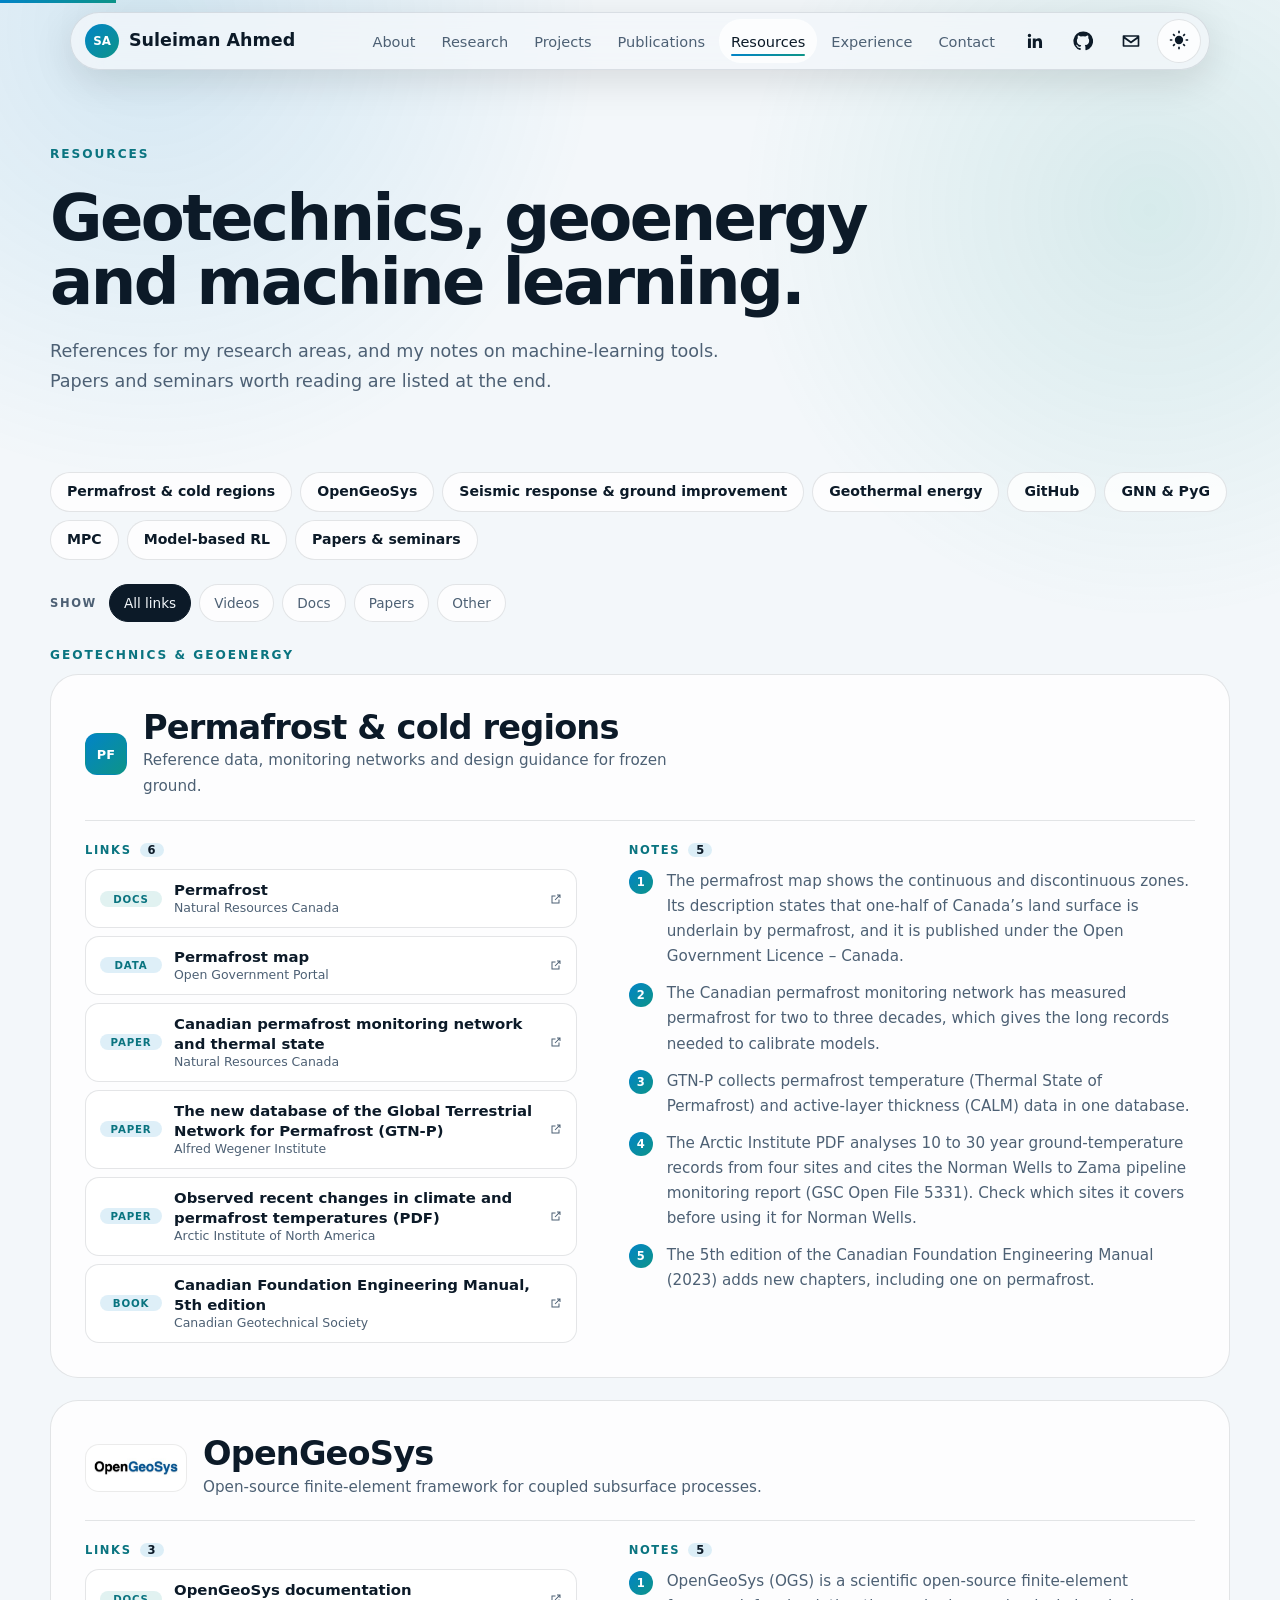
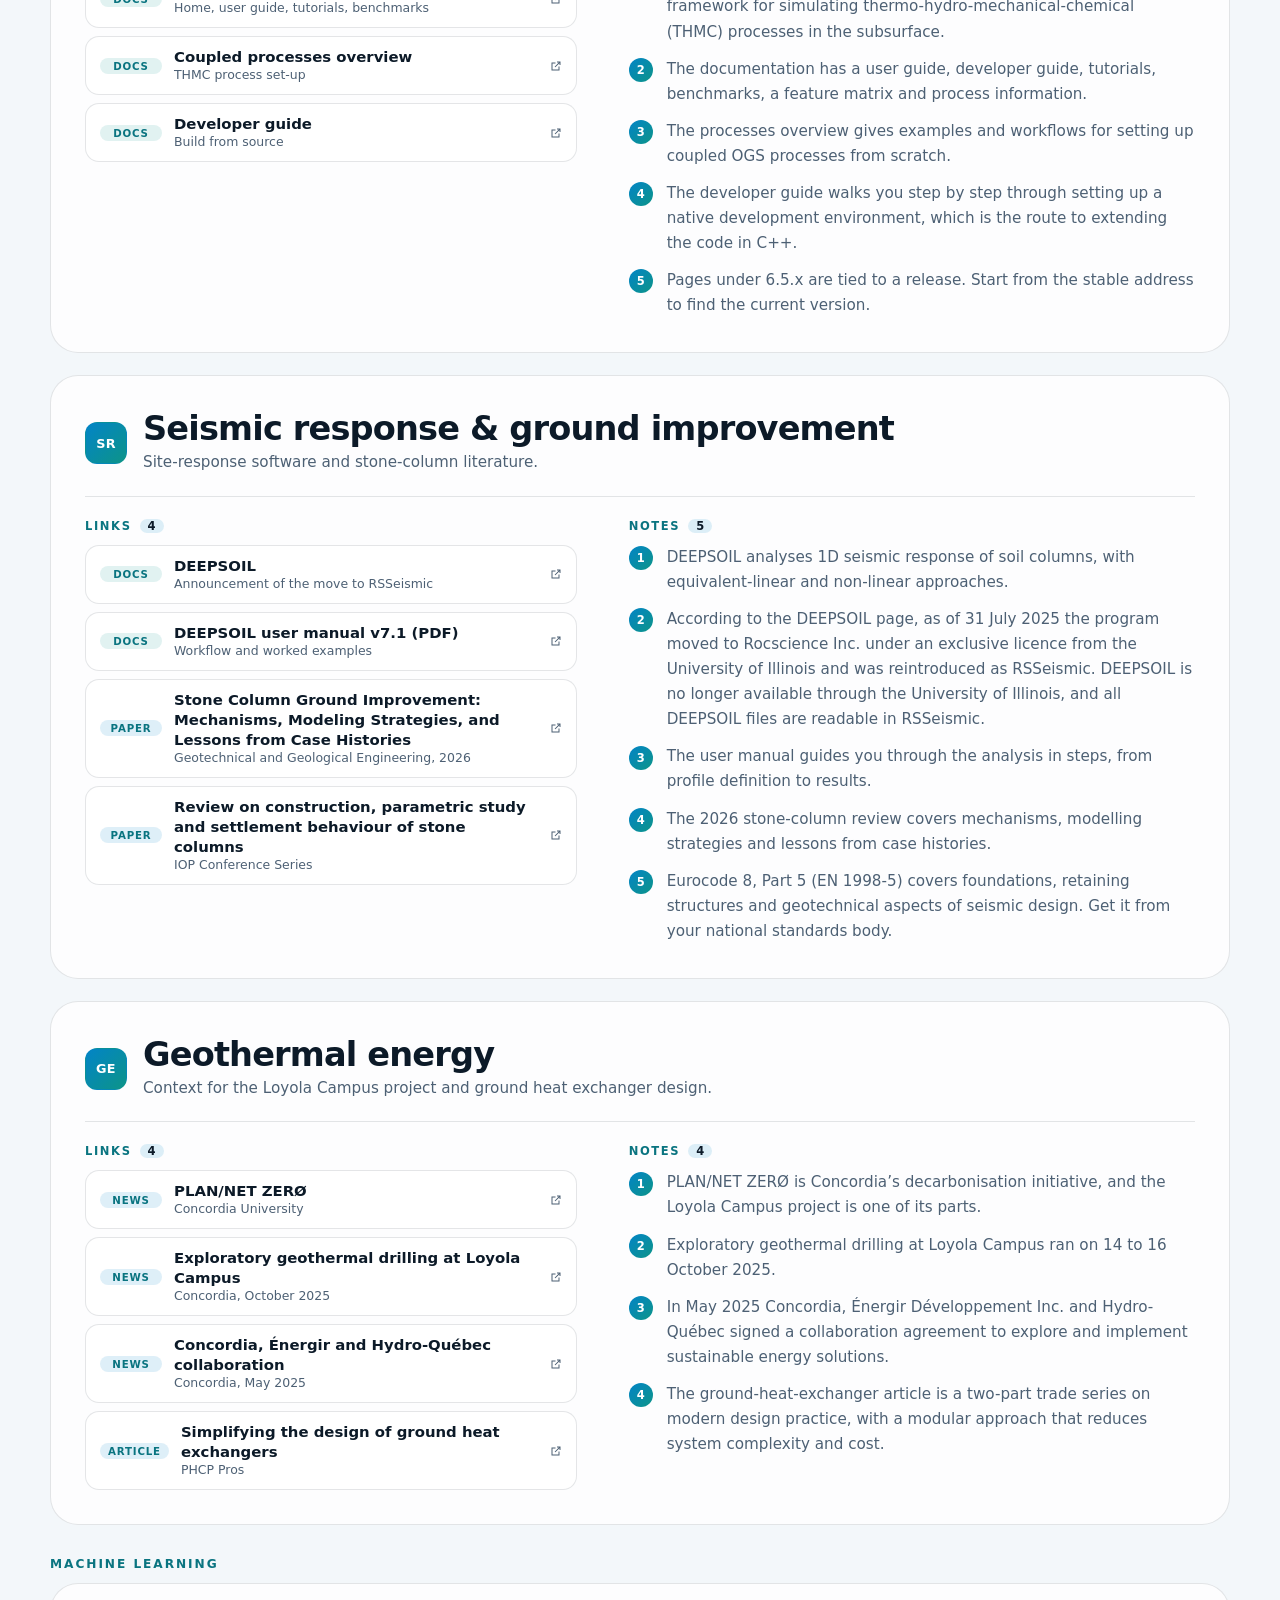
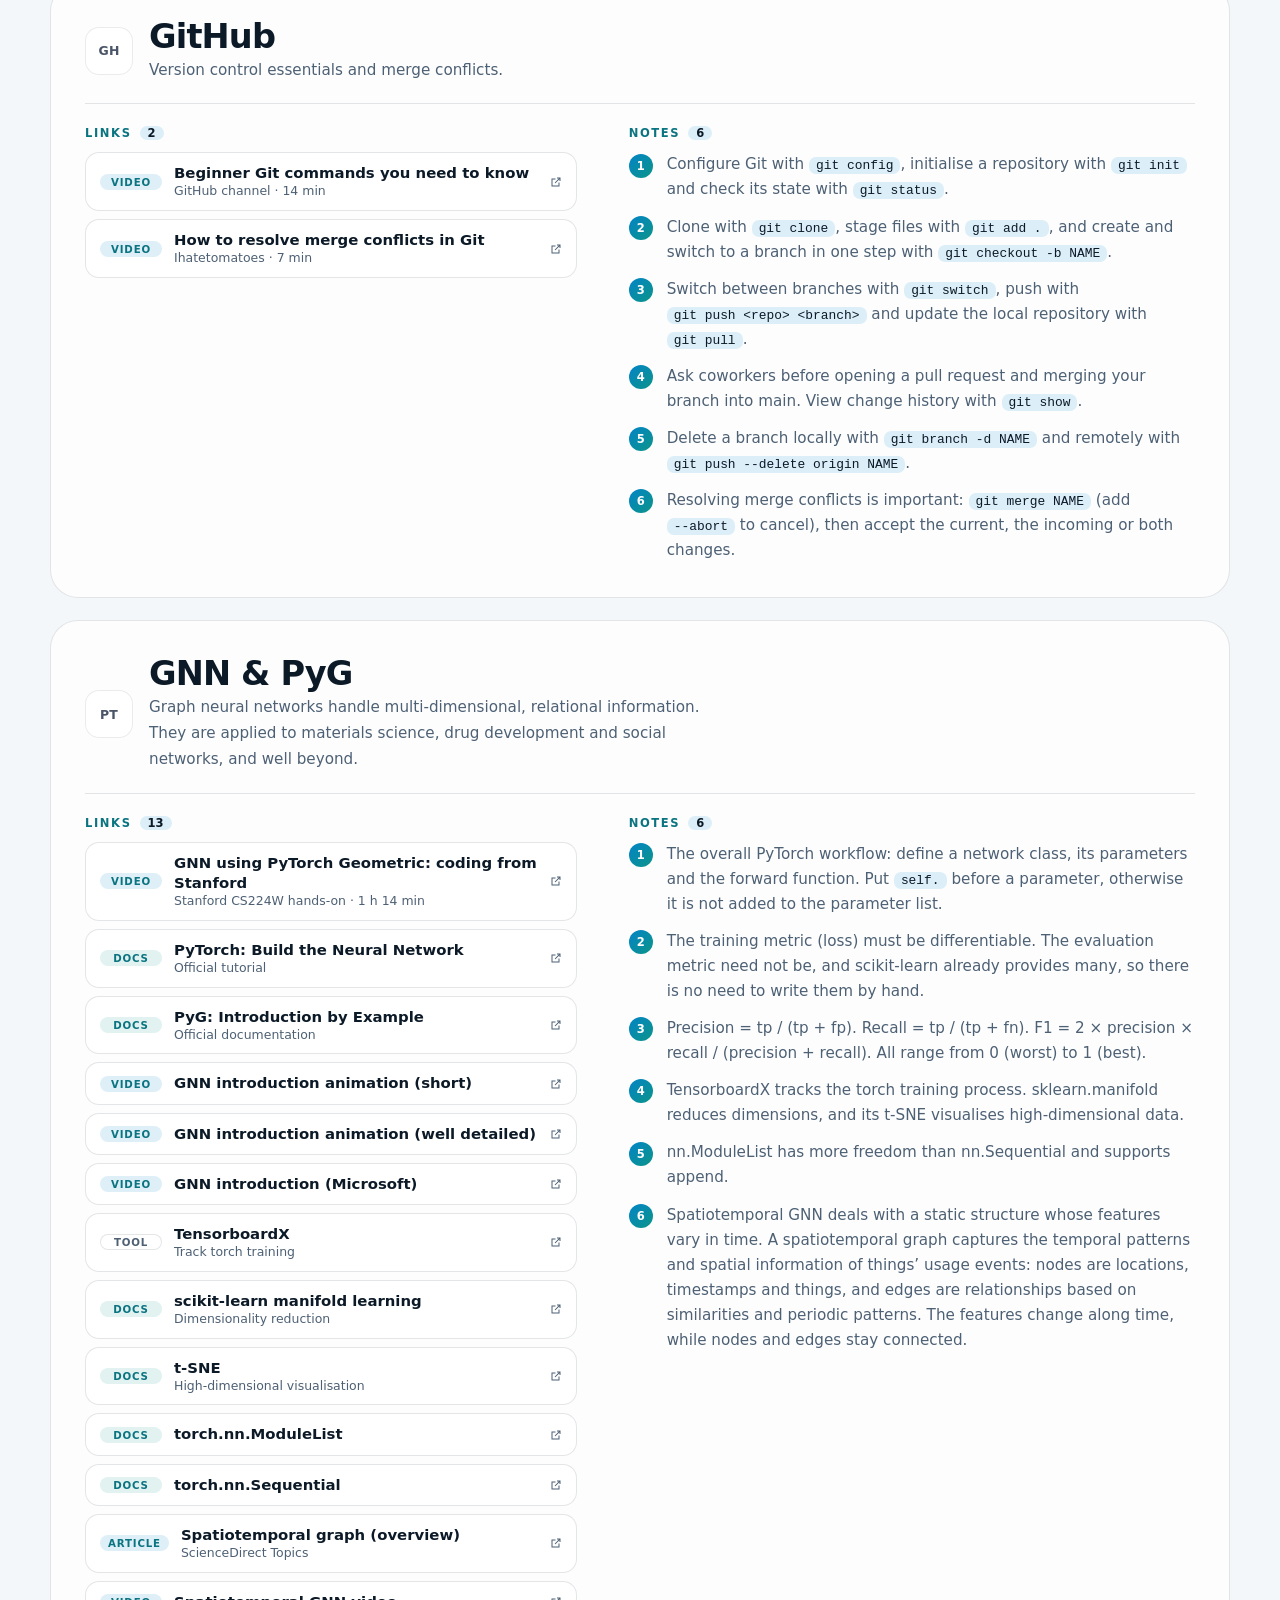
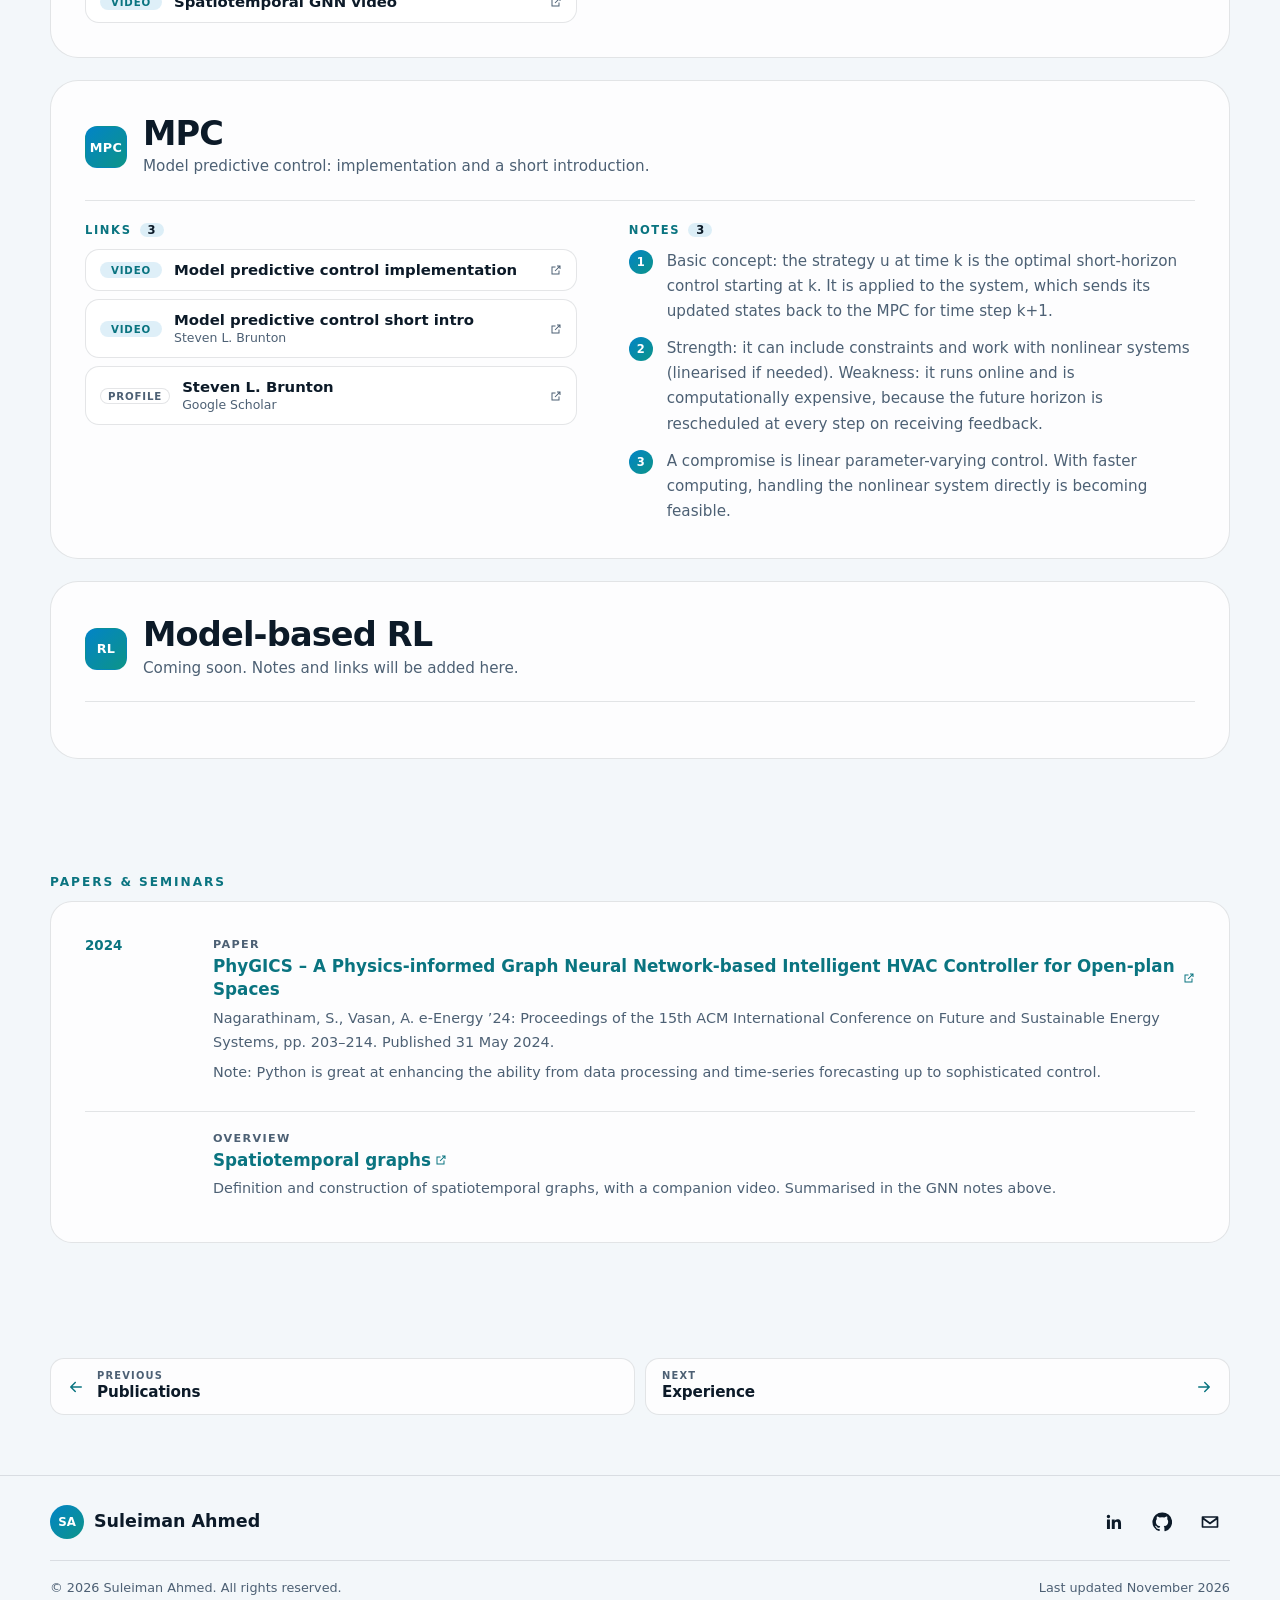
<file: resources.html>
<!doctype html>
<html lang="en" data-theme="dark">
<head>
  <meta charset="utf-8">
  <meta name="viewport" content="width=device-width, initial-scale=1">
  <title>Resources | Suleiman Ahmed</title>
  <meta name="description" content="Resources on permafrost, OpenGeoSys, seismic site response, geothermal energy and machine learning.">
  <meta name="author" content="Suleiman Ahmed">
  <meta name="robots" content="index, follow, max-image-preview:large">
  <meta name="color-scheme" content="dark light">
  <meta name="theme-color" content="#07101a">
  <link rel="canonical" href="https://suleimanahmedx.github.io/resources.html">
  <link rel="icon" href="favicon.svg" type="image/svg+xml">
  <link rel="apple-touch-icon" href="apple-touch-icon.png">
  <link rel="manifest" href="site.webmanifest">

  <meta property="og:type" content="website">
  <meta property="og:site_name" content="Suleiman Ahmed">
  <meta property="og:title" content="Resources | Suleiman Ahmed">
  <meta property="og:description" content="Resources on permafrost, OpenGeoSys, seismic site response, geothermal energy and machine learning.">
  <meta property="og:url" content="https://suleimanahmedx.github.io/resources.html">
  <meta property="og:image" content="https://suleimanahmedx.github.io/assets/og-image.png">
  <meta property="og:image:width" content="1200">
  <meta property="og:image:height" content="630">
  <meta property="og:image:alt" content="Suleiman Ahmed: geotechnical engineer researching permafrost, geothermal energy and seismic soil response.">
  <meta name="twitter:card" content="summary_large_image">
  <meta name="twitter:title" content="Resources | Suleiman Ahmed">
  <meta name="twitter:description" content="Resources on permafrost, OpenGeoSys, seismic site response, geothermal energy and machine learning.">
  <meta name="twitter:image" content="https://suleimanahmedx.github.io/assets/og-image.png">
  <meta name="twitter:image:alt" content="Suleiman Ahmed: geotechnical engineer researching permafrost, geothermal energy and seismic soil response.">

  <script>
    (function () {
      var root = document.documentElement;
      var stored = null;
      try { stored = sessionStorage.getItem('theme'); } catch (e) {}
      root.setAttribute('data-theme', stored || (matchMedia('(prefers-color-scheme: light)').matches ? 'light' : 'dark'));
    })();
  </script>
  <link rel="stylesheet" href="style.css">
  <script src="site.js" defer></script>
</head>
<body>
  <svg width="0" height="0" style="position:absolute" aria-hidden="true" focusable="false">
    <defs>
      <symbol id="i-linkedin" viewBox="0 0 24 24"><path d="M20.45 20.45h-3.56v-5.57c0-1.33-.03-3.04-1.85-3.04-1.85 0-2.14 1.45-2.14 2.94v5.67H9.35V9h3.41v1.56h.05c.48-.9 1.64-1.85 3.37-1.85 3.6 0 4.27 2.37 4.27 5.46v6.28zM5.34 7.43a2.06 2.06 0 1 1 0-4.13 2.06 2.06 0 0 1 0 4.13zM7.12 20.45H3.56V9h3.56v11.45z" /></symbol>
      <symbol id="i-github" viewBox="0 0 24 24"><path d="M12 .5a11.5 11.5 0 0 0-3.64 22.41c.58.1.79-.25.79-.56v-2c-3.2.7-3.88-1.37-3.88-1.37-.52-1.33-1.28-1.69-1.28-1.69-1.05-.71.08-.7.08-.7 1.15.08 1.76 1.19 1.76 1.19 1.03 1.76 2.7 1.25 3.36.96.1-.75.4-1.25.73-1.54-2.55-.29-5.24-1.28-5.24-5.69 0-1.26.45-2.28 1.19-3.09-.12-.29-.52-1.46.11-3.05 0 0 .97-.31 3.17 1.18a11 11 0 0 1 5.77 0c2.2-1.49 3.17-1.18 3.17-1.18.63 1.59.23 2.76.11 3.05.74.81 1.19 1.83 1.19 3.09 0 4.42-2.69 5.39-5.26 5.68.41.36.78 1.06.78 2.14v3.17c0 .31.21.67.8.56A11.5 11.5 0 0 0 12 .5z" /></symbol>
      <symbol id="i-mail" viewBox="0 0 24 24"><path d="M3 5h18a1 1 0 0 1 1 1v12a1 1 0 0 1-1 1H3a1 1 0 0 1-1-1V6a1 1 0 0 1 1-1zm1.6 2 7.4 5.4L19.4 7H4.6zM4 17h16V9.2l-8 5.8-8-5.8V17z" /></symbol>
      <symbol id="i-sun" viewBox="0 0 24 24"><path d="M12 7a5 5 0 1 0 0 10 5 5 0 0 0 0-10zM11 1h2v3h-2V1zm0 19h2v3h-2v-3zM1 11h3v2H1v-2zm19 0h3v2h-3v-2zM4.2 5.6l1.4-1.4 2.1 2.1-1.4 1.4-2.1-2.1zm12.1 12.1 1.4-1.4 2.1 2.1-1.4 1.4-2.1-2.1zM4.2 18.4l2.1-2.1 1.4 1.4-2.1 2.1-1.4-1.4zM16.3 6.3l2.1-2.1 1.4 1.4-2.1 2.1-1.4-1.4z" /></symbol>
      <symbol id="i-moon" viewBox="0 0 24 24"><path d="M21 14.5A9 9 0 0 1 9.5 3a9 9 0 1 0 11.5 11.5z" /></symbol>
      <symbol id="i-ext" viewBox="0 0 24 24"><path d="M14 3h7v7h-2V6.4l-8.3 8.3-1.4-1.4L17.6 5H14V3zM5 5h6v2H5v12h12v-6h2v8H3V5h2z" /></symbol>
      <symbol id="i-arrow" viewBox="0 0 24 24"><path d="M5 12h14M13 6l6 6-6 6" fill="none" stroke="currentColor" stroke-width="2" stroke-linecap="round" stroke-linejoin="round" /></symbol>
      <symbol id="i-menu" viewBox="0 0 24 24"><path d="M3 6h18M3 12h18M3 18h18" fill="none" stroke="currentColor" stroke-width="2" stroke-linecap="round" stroke-linejoin="round" /></symbol>
      <symbol id="i-up" viewBox="0 0 24 24"><path d="M12 19V5M6 11l6-6 6 6" fill="none" stroke="currentColor" stroke-width="2" stroke-linecap="round" stroke-linejoin="round" /></symbol>
      <symbol id="i-copy" viewBox="0 0 24 24"><path d="M9 9h11v11H9zM5 15H4V4h11v1" fill="none" stroke="currentColor" stroke-width="2" stroke-linecap="round" stroke-linejoin="round" /></symbol>
      <symbol id="i-dl" viewBox="0 0 24 24"><path d="M12 4v11M7 11l5 5 5-5M5 20h14" fill="none" stroke="currentColor" stroke-width="2" stroke-linecap="round" stroke-linejoin="round" /></symbol>
      <symbol id="i-send" viewBox="0 0 24 24"><path d="M22 2 11 13M22 2l-7 20-4-9-9-4 20-7z" fill="none" stroke="currentColor" stroke-width="2" stroke-linecap="round" stroke-linejoin="round" /></symbol>
    </defs>
  </svg>

  <div class="progress" aria-hidden="true"></div>
  <div class="glow" aria-hidden="true"><i></i><i></i></div>
  <a class="skip" href="#main">Skip to content</a>

  <header class="bar">
    <div class="bar-in">
      <a class="brand" href="index.html"><span class="mk">SA</span><span class="bn">Suleiman Ahmed</span></a>
      <nav id="site-nav" aria-label="Primary">
        <ul class="nav-list">
          <li><a class="nl" href="about.html">About</a></li>
          <li><a class="nl" href="research.html">Research</a></li>
          <li><a class="nl" href="projects.html">Projects</a></li>
          <li><a class="nl" href="publications.html">Publications</a></li>
          <li><a class="nl" href="resources.html" aria-current="page">Resources</a></li>
          <li><a class="nl" href="experience.html">Experience</a></li>
          <li><a class="nl" href="contact.html">Contact</a></li>
        </ul>
      </nav>
      <div class="tools">
        <ul class="soc mini hide-sm">
          <li><a href="https://www.linkedin.com/in/suleimanaliahmed" target="_blank" rel="noopener noreferrer" aria-label="LinkedIn (opens in a new tab)" data-tip="LinkedIn"><svg class="ic" viewBox="0 0 24 24" aria-hidden="true" focusable="false" fill="currentColor"><use href="#i-linkedin" /></svg></a></li>
          <li><a href="https://github.com/suleimanahmedx" target="_blank" rel="noopener noreferrer" aria-label="GitHub (opens in a new tab)" data-tip="GitHub"><svg class="ic" viewBox="0 0 24 24" aria-hidden="true" focusable="false" fill="currentColor"><use href="#i-github" /></svg></a></li>
          <li><a href="contact.html" aria-label="Send a message" data-tip="Message"><svg class="ic" viewBox="0 0 24 24" aria-hidden="true" focusable="false" fill="currentColor"><use href="#i-mail" /></svg></a></li>
        </ul>
        <button class="icon-btn" id="theme-toggle" type="button" aria-label="Switch theme" data-tip="Theme"><span class="i-sun"><svg class="ic" viewBox="0 0 24 24" aria-hidden="true" focusable="false" fill="currentColor"><use href="#i-sun" /></svg></span><span class="i-moon"><svg class="ic" viewBox="0 0 24 24" aria-hidden="true" focusable="false" fill="currentColor"><use href="#i-moon" /></svg></span></button>
        <button class="icon-btn menu-btn" id="menu-btn" type="button" aria-label="Open menu" aria-expanded="false" aria-controls="site-nav"><svg class="ic" viewBox="0 0 24 24" aria-hidden="true" focusable="false" fill="currentColor"><use href="#i-menu" /></svg></button>
      </div>
    </div>
  </header>

  <main id="main" tabindex="-1">
    <section class="phead">
      <div class="wrap">
        <p class="eb ani" style="--i:0">Resources</p>
        <h1 class="ani" style="--i:1">Geotechnics, geoenergy and machine learning.</h1>
        <p class="lede2 ani" style="--i:2">References for my research areas, and my notes on machine-learning tools. Papers and seminars worth reading are listed at the end.</p>
      </div>
    </section>
    <section class="sec">
      <div class="wrap">
        <div class="chips ani" style="--i:3" aria-label="Jump to a topic"><a class="chip" href="#permafrost">Permafrost &amp; cold regions</a><a class="chip" href="#opengeosys">OpenGeoSys</a><a class="chip" href="#seismic">Seismic response &amp; ground improvement</a><a class="chip" href="#geothermal">Geothermal energy</a><a class="chip" href="#github">GitHub</a><a class="chip" href="#gnn">GNN &amp; PyG</a><a class="chip" href="#mpc">MPC</a><a class="chip" href="#rl">Model-based RL</a><a class="chip" href="#papers">Papers &amp; seminars</a></div>
        <div class="kfilter" role="group" aria-label="Filter links by type">
          <span>Show</span>
          <button type="button" data-kf="all" aria-pressed="true">All links</button>
          <button type="button" data-kf="Video" aria-pressed="false">Videos</button>
          <button type="button" data-kf="Docs" aria-pressed="false">Docs</button>
          <button type="button" data-kf="Paper" aria-pressed="false">Papers</button>
          <button type="button" data-kf="Other" aria-pressed="false">Other</button>
        </div>
        <p id="kf-status" class="sr" role="status" aria-live="polite"></p>
        <p class="eb">Geotechnics &amp; geoenergy</p>
        <div class="rlist">
          <article class="rcard reveal" id="permafrost">
            <header>
              <span class="lg mono"><b aria-hidden="true">PF</b></span>
              <div>
                <h2>Permafrost &amp; cold regions</h2>
                <p>Reference data, monitoring networks and design guidance for frozen ground.</p>
              </div>
            </header>
            <div class="rbody">
              <div class="rcol lcol">
                <h3>Links <span>6</span></h3>
                <ul class="llist">
                  <li data-k="Docs"><a class="lrow" href="https://natural-resources.canada.ca/forests-forestry/sustainable-forest-management/permafrost" target="_blank" rel="noopener noreferrer"><span class="kind k-docs">Docs</span><span class="lt">Permafrost<small>Natural Resources Canada</small></span><svg class="ic xs" viewBox="0 0 24 24" aria-hidden="true" focusable="false" fill="currentColor"><use href="#i-ext" /></svg></a></li>
                  <li data-k="Other"><a class="lrow" href="https://open.canada.ca/data/en/dataset/ab0c22c6-bbc2-5838-9b6e-7d83c61ba91d" target="_blank" rel="noopener noreferrer"><span class="kind k-data">Data</span><span class="lt">Permafrost map<small>Open Government Portal</small></span><svg class="ic xs" viewBox="0 0 24 24" aria-hidden="true" focusable="false" fill="currentColor"><use href="#i-ext" /></svg></a></li>
                  <li data-k="Paper"><a class="lrow" href="https://osdp-psdo.canada.ca/dp/en/search/metadata/NRCAN-GEOSCAN-1-224845" target="_blank" rel="noopener noreferrer"><span class="kind k-paper">Paper</span><span class="lt">Canadian permafrost monitoring network and thermal state<small>Natural Resources Canada</small></span><svg class="ic xs" viewBox="0 0 24 24" aria-hidden="true" focusable="false" fill="currentColor"><use href="#i-ext" /></svg></a></li>
                  <li data-k="Paper"><a class="lrow" href="https://epic.awi.de/id/eprint/38695/" target="_blank" rel="noopener noreferrer"><span class="kind k-paper">Paper</span><span class="lt">The new database of the Global Terrestrial Network for Permafrost (GTN-P)<small>Alfred Wegener Institute</small></span><svg class="ic xs" viewBox="0 0 24 24" aria-hidden="true" focusable="false" fill="currentColor"><use href="#i-ext" /></svg></a></li>
                  <li data-k="Paper"><a class="lrow" href="https://pubs.aina.ucalgary.ca/cpc/CPC6-1265.pdf" target="_blank" rel="noopener noreferrer"><span class="kind k-paper">Paper</span><span class="lt">Observed recent changes in climate and permafrost temperatures (PDF)<small>Arctic Institute of North America</small></span><svg class="ic xs" viewBox="0 0 24 24" aria-hidden="true" focusable="false" fill="currentColor"><use href="#i-ext" /></svg></a></li>
                  <li data-k="Other"><a class="lrow" href="https://geotechnical.ca/2023/10/04/cfem-5th-edition-2023-has-been-released/" target="_blank" rel="noopener noreferrer"><span class="kind k-book">Book</span><span class="lt">Canadian Foundation Engineering Manual, 5th edition<small>Canadian Geotechnical Society</small></span><svg class="ic xs" viewBox="0 0 24 24" aria-hidden="true" focusable="false" fill="currentColor"><use href="#i-ext" /></svg></a></li>
                </ul>
              </div>
              <div class="rcol">
                <h3>Notes <span>5</span></h3>
                <ol class="notes">
                  <li>The permafrost map shows the continuous and discontinuous zones. Its description states that one-half of Canada’s land surface is underlain by permafrost, and it is published under the Open Government Licence – Canada.</li>
                  <li>The Canadian permafrost monitoring network has measured permafrost for two to three decades, which gives the long records needed to calibrate models.</li>
                  <li>GTN-P collects permafrost temperature (Thermal State of Permafrost) and active-layer thickness (CALM) data in one database.</li>
                  <li>The Arctic Institute PDF analyses 10 to 30 year ground-temperature records from four sites and cites the Norman Wells to Zama pipeline monitoring report (GSC Open File 5331). Check which sites it covers before using it for Norman Wells.</li>
                  <li>The 5th edition of the Canadian Foundation Engineering Manual (2023) adds new chapters, including one on permafrost.</li>
                </ol>
              </div>
            </div>
          </article>
          <article class="rcard reveal" id="opengeosys">
            <header>
              <span class="lg org wide"><b aria-hidden="true">OGS</b><img src="assets/opengeosys.jpg" data-fb="https://www.google.com/s2/favicons?domain=opengeosys.org&amp;sz=128" alt="" width="280" height="66" loading="lazy" decoding="async" referrerpolicy="no-referrer"></span>
              <div>
                <h2>OpenGeoSys</h2>
                <p>Open-source finite-element framework for coupled subsurface processes.</p>
              </div>
            </header>
            <div class="rbody">
              <div class="rcol lcol">
                <h3>Links <span>3</span></h3>
                <ul class="llist">
                  <li data-k="Docs"><a class="lrow" href="https://www.opengeosys.org/stable" target="_blank" rel="noopener noreferrer"><span class="kind k-docs">Docs</span><span class="lt">OpenGeoSys documentation<small>Home, user guide, tutorials, benchmarks</small></span><svg class="ic xs" viewBox="0 0 24 24" aria-hidden="true" focusable="false" fill="currentColor"><use href="#i-ext" /></svg></a></li>
                  <li data-k="Docs"><a class="lrow" href="https://www.opengeosys.org/6.5.7/docs/processes/overview/introduction/" target="_blank" rel="noopener noreferrer"><span class="kind k-docs">Docs</span><span class="lt">Coupled processes overview<small>THMC process set-up</small></span><svg class="ic xs" viewBox="0 0 24 24" aria-hidden="true" focusable="false" fill="currentColor"><use href="#i-ext" /></svg></a></li>
                  <li data-k="Docs"><a class="lrow" href="https://www.opengeosys.org/6.5.9/docs/devguide" target="_blank" rel="noopener noreferrer"><span class="kind k-docs">Docs</span><span class="lt">Developer guide<small>Build from source</small></span><svg class="ic xs" viewBox="0 0 24 24" aria-hidden="true" focusable="false" fill="currentColor"><use href="#i-ext" /></svg></a></li>
                </ul>
              </div>
              <div class="rcol">
                <h3>Notes <span>5</span></h3>
                <ol class="notes">
                  <li>OpenGeoSys (OGS) is a scientific open-source finite-element framework for simulating thermo-hydro-mechanical-chemical (THMC) processes in the subsurface.</li>
                  <li>The documentation has a user guide, developer guide, tutorials, benchmarks, a feature matrix and process information.</li>
                  <li>The processes overview gives examples and workflows for setting up coupled OGS processes from scratch.</li>
                  <li>The developer guide walks you step by step through setting up a native development environment, which is the route to extending the code in C++.</li>
                  <li>Pages under 6.5.x are tied to a release. Start from the stable address to find the current version.</li>
                </ol>
              </div>
            </div>
          </article>
          <article class="rcard reveal" id="seismic">
            <header>
              <span class="lg mono"><b aria-hidden="true">SR</b></span>
              <div>
                <h2>Seismic response &amp; ground improvement</h2>
                <p>Site-response software and stone-column literature.</p>
              </div>
            </header>
            <div class="rbody">
              <div class="rcol lcol">
                <h3>Links <span>4</span></h3>
                <ul class="llist">
                  <li data-k="Docs"><a class="lrow" href="https://deepsoil.cee.illinois.edu/" target="_blank" rel="noopener noreferrer"><span class="kind k-docs">Docs</span><span class="lt">DEEPSOIL<small>Announcement of the move to RSSeismic</small></span><svg class="ic xs" viewBox="0 0 24 24" aria-hidden="true" focusable="false" fill="currentColor"><use href="#i-ext" /></svg></a></li>
                  <li data-k="Docs"><a class="lrow" href="http://deepsoil.cee.illinois.edu/Files/DEEPSOIL_User_Manual_v7.pdf" target="_blank" rel="noopener noreferrer"><span class="kind k-docs">Docs</span><span class="lt">DEEPSOIL user manual v7.1 (PDF)<small>Workflow and worked examples</small></span><svg class="ic xs" viewBox="0 0 24 24" aria-hidden="true" focusable="false" fill="currentColor"><use href="#i-ext" /></svg></a></li>
                  <li data-k="Paper"><a class="lrow" href="https://doi.org/10.1007/s10706-026-03872-6" target="_blank" rel="noopener noreferrer"><span class="kind k-paper">Paper</span><span class="lt">Stone Column Ground Improvement: Mechanisms, Modeling Strategies, and Lessons from Case Histories<small>Geotechnical and Geological Engineering, 2026</small></span><svg class="ic xs" viewBox="0 0 24 24" aria-hidden="true" focusable="false" fill="currentColor"><use href="#i-ext" /></svg></a></li>
                  <li data-k="Paper"><a class="lrow" href="https://iopscience.iop.org/article/10.1088/1755-1315/796/1/012021" target="_blank" rel="noopener noreferrer"><span class="kind k-paper">Paper</span><span class="lt">Review on construction, parametric study and settlement behaviour of stone columns<small>IOP Conference Series</small></span><svg class="ic xs" viewBox="0 0 24 24" aria-hidden="true" focusable="false" fill="currentColor"><use href="#i-ext" /></svg></a></li>
                </ul>
              </div>
              <div class="rcol">
                <h3>Notes <span>5</span></h3>
                <ol class="notes">
                  <li>DEEPSOIL analyses 1D seismic response of soil columns, with equivalent-linear and non-linear approaches.</li>
                  <li>According to the DEEPSOIL page, as of 31 July 2025 the program moved to Rocscience Inc. under an exclusive licence from the University of Illinois and was reintroduced as RSSeismic. DEEPSOIL is no longer available through the University of Illinois, and all DEEPSOIL files are readable in RSSeismic.</li>
                  <li>The user manual guides you through the analysis in steps, from profile definition to results.</li>
                  <li>The 2026 stone-column review covers mechanisms, modelling strategies and lessons from case histories.</li>
                  <li>Eurocode 8, Part 5 (EN 1998-5) covers foundations, retaining structures and geotechnical aspects of seismic design. Get it from your national standards body.</li>
                </ol>
              </div>
            </div>
          </article>
          <article class="rcard reveal" id="geothermal">
            <header>
              <span class="lg mono"><b aria-hidden="true">GE</b></span>
              <div>
                <h2>Geothermal energy</h2>
                <p>Context for the Loyola Campus project and ground heat exchanger design.</p>
              </div>
            </header>
            <div class="rbody">
              <div class="rcol lcol">
                <h3>Links <span>4</span></h3>
                <ul class="llist">
                  <li data-k="Other"><a class="lrow" href="https://www.concordia.ca/sustainability/net-zero.html" target="_blank" rel="noopener noreferrer"><span class="kind k-news">News</span><span class="lt">PLAN/NET ZERØ<small>Concordia University</small></span><svg class="ic xs" viewBox="0 0 24 24" aria-hidden="true" focusable="false" fill="currentColor"><use href="#i-ext" /></svg></a></li>
                  <li data-k="Other"><a class="lrow" href="https://www.concordia.ca/cunews/main/stories/2025/10/02/oct-14-exploratory-geothermal-drilling-at-loyola-campus.html" target="_blank" rel="noopener noreferrer"><span class="kind k-news">News</span><span class="lt">Exploratory geothermal drilling at Loyola Campus<small>Concordia, October 2025</small></span><svg class="ic xs" viewBox="0 0 24 24" aria-hidden="true" focusable="false" fill="currentColor"><use href="#i-ext" /></svg></a></li>
                  <li data-k="Other"><a class="lrow" href="https://www.concordia.ca/news/stories/2025/05/06/concordia-will-collaborate-with-energir-and-hydro-quebec-as-part-of-its-plan-net-zero-climate-initiative.html" target="_blank" rel="noopener noreferrer"><span class="kind k-news">News</span><span class="lt">Concordia, Énergir and Hydro-Québec collaboration<small>Concordia, May 2025</small></span><svg class="ic xs" viewBox="0 0 24 24" aria-hidden="true" focusable="false" fill="currentColor"><use href="#i-ext" /></svg></a></li>
                  <li data-k="Other"><a class="lrow" href="https://www.phcppros.com/articles/21913-simplifying-the-design-of-ground-heat-exchangers-for-ground-source-heat-pumps-part-1" target="_blank" rel="noopener noreferrer"><span class="kind k-article">Article</span><span class="lt">Simplifying the design of ground heat exchangers<small>PHCP Pros</small></span><svg class="ic xs" viewBox="0 0 24 24" aria-hidden="true" focusable="false" fill="currentColor"><use href="#i-ext" /></svg></a></li>
                </ul>
              </div>
              <div class="rcol">
                <h3>Notes <span>4</span></h3>
                <ol class="notes">
                  <li>PLAN/NET ZERØ is Concordia’s decarbonisation initiative, and the Loyola Campus project is one of its parts.</li>
                  <li>Exploratory geothermal drilling at Loyola Campus ran on 14 to 16 October 2025.</li>
                  <li>In May 2025 Concordia, Énergir Développement Inc. and Hydro-Québec signed a collaboration agreement to explore and implement sustainable energy solutions.</li>
                  <li>The ground-heat-exchanger article is a two-part trade series on modern design practice, with a modular approach that reduces system complexity and cost.</li>
                </ol>
              </div>
            </div>
          </article>
        </div>
        <p class="eb" style="margin-top:2.6em">Machine learning</p>
        <div class="rlist">
          <article class="rcard reveal" id="github">
            <header>
              <span class="lg org"><b aria-hidden="true">GH</b><img src="https://cdn.simpleicons.org/github" alt="" width="28" height="28" loading="lazy" decoding="async" referrerpolicy="no-referrer"></span>
              <div>
                <h2>GitHub</h2>
                <p>Version control essentials and merge conflicts.</p>
              </div>
            </header>
            <div class="rbody">
              <div class="rcol lcol">
                <h3>Links <span>2</span></h3>
                <ul class="llist">
                  <li data-k="Video"><a class="lrow" href="https://youtu.be/rE2zRhZdjFU?si=aso4tbKCW44fIzjo" target="_blank" rel="noopener noreferrer"><span class="kind k-video">Video</span><span class="lt">Beginner Git commands you need to know<small>GitHub channel · 14 min</small></span><svg class="ic xs" viewBox="0 0 24 24" aria-hidden="true" focusable="false" fill="currentColor"><use href="#i-ext" /></svg></a></li>
                  <li data-k="Video"><a class="lrow" href="https://youtu.be/xNVM5UxlFSA?si=HNujkfm3R7DHeGoJ" target="_blank" rel="noopener noreferrer"><span class="kind k-video">Video</span><span class="lt">How to resolve merge conflicts in Git<small>Ihatetomatoes · 7 min</small></span><svg class="ic xs" viewBox="0 0 24 24" aria-hidden="true" focusable="false" fill="currentColor"><use href="#i-ext" /></svg></a></li>
                </ul>
              </div>
              <div class="rcol">
                <h3>Notes <span>6</span></h3>
                <ol class="notes">
                  <li>Configure Git with <code>git config</code>, initialise a repository with <code>git init</code> and check its state with <code>git status</code>.</li>
                  <li>Clone with <code>git clone</code>, stage files with <code>git add .</code>, and create and switch to a branch in one step with <code>git checkout -b NAME</code>.</li>
                  <li>Switch between branches with <code>git switch</code>, push with <code>git push &lt;repo&gt; &lt;branch&gt;</code> and update the local repository with <code>git pull</code>.</li>
                  <li>Ask coworkers before opening a pull request and merging your branch into main. View change history with <code>git show</code>.</li>
                  <li>Delete a branch locally with <code>git branch -d NAME</code> and remotely with <code>git push --delete origin NAME</code>.</li>
                  <li>Resolving merge conflicts is important: <code>git merge NAME</code> (add <code>--abort</code> to cancel), then accept the current, the incoming or both changes.</li>
                </ol>
              </div>
            </div>
          </article>
          <article class="rcard reveal" id="gnn">
            <header>
              <span class="lg org"><b aria-hidden="true">PT</b><img src="https://cdn.simpleicons.org/pytorch" alt="" width="28" height="28" loading="lazy" decoding="async" referrerpolicy="no-referrer"></span>
              <div>
                <h2>GNN &amp; PyG</h2>
                <p>Graph neural networks handle multi-dimensional, relational information. They are applied to materials science, drug development and social networks, and well beyond.</p>
              </div>
            </header>
            <div class="rbody">
              <div class="rcol lcol">
                <h3>Links <span>13</span></h3>
                <ul class="llist">
                  <li data-k="Video"><a class="lrow" href="https://youtu.be/-UjytpbqX4A?si=UMotffD0bpDXo4fy" target="_blank" rel="noopener noreferrer"><span class="kind k-video">Video</span><span class="lt">GNN using PyTorch Geometric: coding from Stanford<small>Stanford CS224W hands-on · 1 h 14 min</small></span><svg class="ic xs" viewBox="0 0 24 24" aria-hidden="true" focusable="false" fill="currentColor"><use href="#i-ext" /></svg></a></li>
                  <li data-k="Docs"><a class="lrow" href="https://pytorch.org/tutorials/beginner/basics/buildmodel_tutorial.html" target="_blank" rel="noopener noreferrer"><span class="kind k-docs">Docs</span><span class="lt">PyTorch: Build the Neural Network<small>Official tutorial</small></span><svg class="ic xs" viewBox="0 0 24 24" aria-hidden="true" focusable="false" fill="currentColor"><use href="#i-ext" /></svg></a></li>
                  <li data-k="Docs"><a class="lrow" href="https://pytorch-geometric.readthedocs.io/en/latest/get_started/introduction.html" target="_blank" rel="noopener noreferrer"><span class="kind k-docs">Docs</span><span class="lt">PyG: Introduction by Example<small>Official documentation</small></span><svg class="ic xs" viewBox="0 0 24 24" aria-hidden="true" focusable="false" fill="currentColor"><use href="#i-ext" /></svg></a></li>
                  <li data-k="Video"><a class="lrow" href="https://youtu.be/epVW0_iVBX8?si=OXILHRrtdLSxkGsu" target="_blank" rel="noopener noreferrer"><span class="kind k-video">Video</span><span class="lt">GNN introduction animation (short)</span><svg class="ic xs" viewBox="0 0 24 24" aria-hidden="true" focusable="false" fill="currentColor"><use href="#i-ext" /></svg></a></li>
                  <li data-k="Video"><a class="lrow" href="https://youtu.be/GXhBEj1ZtE8?si=HO35GR0cgprNJqy9" target="_blank" rel="noopener noreferrer"><span class="kind k-video">Video</span><span class="lt">GNN introduction animation (well detailed)</span><svg class="ic xs" viewBox="0 0 24 24" aria-hidden="true" focusable="false" fill="currentColor"><use href="#i-ext" /></svg></a></li>
                  <li data-k="Video"><a class="lrow" href="https://www.youtube.com/watch?v=zCEYiCxrL_0&amp;t=2s" target="_blank" rel="noopener noreferrer"><span class="kind k-video">Video</span><span class="lt">GNN introduction (Microsoft)</span><svg class="ic xs" viewBox="0 0 24 24" aria-hidden="true" focusable="false" fill="currentColor"><use href="#i-ext" /></svg></a></li>
                  <li data-k="Other"><a class="lrow" href="https://github.com/lanpa/tensorboardX" target="_blank" rel="noopener noreferrer"><span class="kind k-tool">Tool</span><span class="lt">TensorboardX<small>Track torch training</small></span><svg class="ic xs" viewBox="0 0 24 24" aria-hidden="true" focusable="false" fill="currentColor"><use href="#i-ext" /></svg></a></li>
                  <li data-k="Docs"><a class="lrow" href="https://scikit-learn.org/stable/modules/manifold.html" target="_blank" rel="noopener noreferrer"><span class="kind k-docs">Docs</span><span class="lt">scikit-learn manifold learning<small>Dimensionality reduction</small></span><svg class="ic xs" viewBox="0 0 24 24" aria-hidden="true" focusable="false" fill="currentColor"><use href="#i-ext" /></svg></a></li>
                  <li data-k="Docs"><a class="lrow" href="https://scikit-learn.org/stable/modules/generated/sklearn.manifold.TSNE.html" target="_blank" rel="noopener noreferrer"><span class="kind k-docs">Docs</span><span class="lt">t-SNE<small>High-dimensional visualisation</small></span><svg class="ic xs" viewBox="0 0 24 24" aria-hidden="true" focusable="false" fill="currentColor"><use href="#i-ext" /></svg></a></li>
                  <li data-k="Docs"><a class="lrow" href="https://pytorch.org/docs/stable/generated/torch.nn.ModuleList.html" target="_blank" rel="noopener noreferrer"><span class="kind k-docs">Docs</span><span class="lt">torch.nn.ModuleList</span><svg class="ic xs" viewBox="0 0 24 24" aria-hidden="true" focusable="false" fill="currentColor"><use href="#i-ext" /></svg></a></li>
                  <li data-k="Docs"><a class="lrow" href="https://pytorch.org/docs/stable/generated/torch.nn.Sequential.html" target="_blank" rel="noopener noreferrer"><span class="kind k-docs">Docs</span><span class="lt">torch.nn.Sequential</span><svg class="ic xs" viewBox="0 0 24 24" aria-hidden="true" focusable="false" fill="currentColor"><use href="#i-ext" /></svg></a></li>
                  <li data-k="Other"><a class="lrow" href="https://www.sciencedirect.com/topics/computer-science/spatiotemporal-graph" target="_blank" rel="noopener noreferrer"><span class="kind k-article">Article</span><span class="lt">Spatiotemporal graph (overview)<small>ScienceDirect Topics</small></span><svg class="ic xs" viewBox="0 0 24 24" aria-hidden="true" focusable="false" fill="currentColor"><use href="#i-ext" /></svg></a></li>
                  <li data-k="Video"><a class="lrow" href="https://youtu.be/RRMU8kJH60Q?si=Wrd2r0FIsHroQvgM" target="_blank" rel="noopener noreferrer"><span class="kind k-video">Video</span><span class="lt">Spatiotemporal GNN video</span><svg class="ic xs" viewBox="0 0 24 24" aria-hidden="true" focusable="false" fill="currentColor"><use href="#i-ext" /></svg></a></li>
                </ul>
              </div>
              <div class="rcol">
                <h3>Notes <span>6</span></h3>
                <ol class="notes">
                  <li>The overall PyTorch workflow: define a network class, its parameters and the forward function. Put <code>self.</code> before a parameter, otherwise it is not added to the parameter list.</li>
                  <li>The training metric (loss) must be differentiable. The evaluation metric need not be, and scikit-learn already provides many, so there is no need to write them by hand.</li>
                  <li>Precision = tp / (tp + fp). Recall = tp / (tp + fn). F1 = 2 × precision × recall / (precision + recall). All range from 0 (worst) to 1 (best).</li>
                  <li>TensorboardX tracks the torch training process. sklearn.manifold reduces dimensions, and its t-SNE visualises high-dimensional data.</li>
                  <li>nn.ModuleList has more freedom than nn.Sequential and supports append.</li>
                  <li>Spatiotemporal GNN deals with a static structure whose features vary in time. A spatiotemporal graph captures the temporal patterns and spatial information of things’ usage events: nodes are locations, timestamps and things, and edges are relationships based on similarities and periodic patterns. The features change along time, while nodes and edges stay connected.</li>
                </ol>
              </div>
            </div>
          </article>
          <article class="rcard reveal" id="mpc">
            <header>
              <span class="lg mono"><b aria-hidden="true">MPC</b></span>
              <div>
                <h2>MPC</h2>
                <p>Model predictive control: implementation and a short introduction.</p>
              </div>
            </header>
            <div class="rbody">
              <div class="rcol lcol">
                <h3>Links <span>3</span></h3>
                <ul class="llist">
                  <li data-k="Video"><a class="lrow" href="https://youtu.be/8BHMsKXlRq0?si=Ww5S014JPm5Qz0vC" target="_blank" rel="noopener noreferrer"><span class="kind k-video">Video</span><span class="lt">Model predictive control implementation</span><svg class="ic xs" viewBox="0 0 24 24" aria-hidden="true" focusable="false" fill="currentColor"><use href="#i-ext" /></svg></a></li>
                  <li data-k="Video"><a class="lrow" href="https://youtu.be/YwodGM2eoy4?si=8ocz0FNhjLSE8f6s" target="_blank" rel="noopener noreferrer"><span class="kind k-video">Video</span><span class="lt">Model predictive control short intro<small>Steven L. Brunton</small></span><svg class="ic xs" viewBox="0 0 24 24" aria-hidden="true" focusable="false" fill="currentColor"><use href="#i-ext" /></svg></a></li>
                  <li data-k="Other"><a class="lrow" href="https://scholar.google.com/citations?user=TjzWdigAAAAJ&amp;hl=en" target="_blank" rel="noopener noreferrer"><span class="kind k-profile">Profile</span><span class="lt">Steven L. Brunton<small>Google Scholar</small></span><svg class="ic xs" viewBox="0 0 24 24" aria-hidden="true" focusable="false" fill="currentColor"><use href="#i-ext" /></svg></a></li>
                </ul>
              </div>
              <div class="rcol">
                <h3>Notes <span>3</span></h3>
                <ol class="notes">
                  <li>Basic concept: the strategy u at time k is the optimal short-horizon control starting at k. It is applied to the system, which sends its updated states back to the MPC for time step k+1.</li>
                  <li>Strength: it can include constraints and work with nonlinear systems (linearised if needed). Weakness: it runs online and is computationally expensive, because the future horizon is rescheduled at every step on receiving feedback.</li>
                  <li>A compromise is linear parameter-varying control. With faster computing, handling the nonlinear system directly is becoming feasible.</li>
                </ol>
              </div>
            </div>
          </article>
          <article class="rcard reveal" id="rl">
            <header>
              <span class="lg mono"><b aria-hidden="true">RL</b></span>
              <div>
                <h2>Model-based RL</h2>
                <p>Coming soon. Notes and links will be added here.</p>
              </div>
            </header>
          </article>
        </div>
      </div>
    </section>
    <section class="sec" id="papers">
      <div class="wrap">
        <p class="eb">Papers &amp; seminars</p>
        <ul class="pubs panel reveal">
          <li class="pub">
            <span class="py">2024</span>
            <div>
              <p class="pk">Paper</p>
              <p class="pt"><a class="xl" href="https://dl.acm.org/doi/abs/10.1145/3632775.3661957" target="_blank" rel="noopener noreferrer">PhyGICS – A Physics-informed Graph Neural Network-based Intelligent HVAC Controller for Open-plan Spaces<svg class="ic xs" viewBox="0 0 24 24" aria-hidden="true" focusable="false" fill="currentColor"><use href="#i-ext" /></svg></a></p>
              <p class="pm">Nagarathinam, S., Vasan, A. e-Energy ’24: Proceedings of the 15th ACM International Conference on Future and Sustainable Energy Systems, pp. 203–214. Published 31 May 2024.</p>
              <p class="pm">Note: Python is great at enhancing the ability from data processing and time-series forecasting up to sophisticated control.</p>
            </div>
          </li>
          <li class="pub">
            <span class="py"></span>
            <div>
              <p class="pk">Overview</p>
              <p class="pt"><a class="xl" href="https://www.sciencedirect.com/topics/computer-science/spatiotemporal-graph" target="_blank" rel="noopener noreferrer">Spatiotemporal graphs<svg class="ic xs" viewBox="0 0 24 24" aria-hidden="true" focusable="false" fill="currentColor"><use href="#i-ext" /></svg></a></p>
              <p class="pm">Definition and construction of spatiotemporal graphs, with a companion video. Summarised in the GNN notes above.</p>
            </div>
          </li>
        </ul>
      </div>
    </section>
    <section class="sec pager-sec">
      <div class="wrap">
        <nav class="pager" aria-label="Page navigation">
          <a class="pg prev" href="publications.html" aria-label="Previous page: Publications">
            <svg class="ic" viewBox="0 0 24 24" aria-hidden="true" focusable="false" fill="currentColor"><use href="#i-arrow" /></svg>
            <div><span>Previous</span><b>Publications</b></div>
          </a>
          <a class="pg next" href="experience.html" aria-label="Next: Experience">
            <div><span>Next</span><b>Experience</b></div>
            <svg class="ic" viewBox="0 0 24 24" aria-hidden="true" focusable="false" fill="currentColor"><use href="#i-arrow" /></svg>
          </a>
        </nav>
      </div>
    </section>
  </main>

  <footer class="footer">
    <div class="wrap">
      <div class="fbrand">
        <a class="brand" href="index.html"><span class="mk">SA</span><span>Suleiman Ahmed</span></a>
        <ul class="soc mini">
          <li><a href="https://www.linkedin.com/in/suleimanaliahmed" target="_blank" rel="noopener noreferrer" aria-label="LinkedIn (opens in a new tab)" data-tip="LinkedIn"><svg class="ic" viewBox="0 0 24 24" aria-hidden="true" focusable="false" fill="currentColor"><use href="#i-linkedin" /></svg></a></li>
          <li><a href="https://github.com/suleimanahmedx" target="_blank" rel="noopener noreferrer" aria-label="GitHub (opens in a new tab)" data-tip="GitHub"><svg class="ic" viewBox="0 0 24 24" aria-hidden="true" focusable="false" fill="currentColor"><use href="#i-github" /></svg></a></li>
          <li><a href="contact.html" aria-label="Send a message" data-tip="Message"><svg class="ic" viewBox="0 0 24 24" aria-hidden="true" focusable="false" fill="currentColor"><use href="#i-mail" /></svg></a></li>
        </ul>
      </div>
      <div class="fbase">
        <p>© 2026 Suleiman Ahmed. All rights reserved.</p>
        <p>Last updated November 2026</p>
      </div>
    </div>
  </footer>
  <button class="totop" id="totop" type="button" aria-label="Back to top" hidden><svg class="ic" viewBox="0 0 24 24" aria-hidden="true" focusable="false" fill="currentColor"><use href="#i-up" /></svg></button>
</body>
</html>
</file>
<file: style.css>
/* ===============================================================
   style.css - Suleiman Ahmed portfolio
   Design tokens (colours, type, radius) are the custom properties
   on :root and html[data-theme="dark"]. Print and reduced-motion
   rules are at the end of the file.
   =============================================================== */

:root {
  --bg: #f3f7fa;
  --fg: #0c1a28;
  --mut: #4d6074;
  --line: rgba(12, 26, 40, .11);
  --card: rgba(255, 255, 255, .78);
  --accent: #0a7480; /* 5.1:1 on --bg (WCAG AA for text) */
  --g1: #0284c7;
  --g2: #0d9488;
  --glow1: rgba(2, 132, 199, .13);
  --glow2: rgba(13, 148, 136, .12);
  --sans: "Inter", system-ui, -apple-system, "Segoe UI", Roboto, Helvetica, Arial, sans-serif;
  --r: 22px;
  --ease: cubic-bezier(.16, 1, .3, 1);
  color-scheme: light;
}

html[data-theme="dark"] {
  --bg: #07101a;
  --fg: #e9f1f7;
  --mut: #93a8ba;
  --line: rgba(255, 255, 255, .09);
  --card: rgba(255, 255, 255, .04);
  --accent: #4fd1c5;
  --g1: #38bdf8;
  --g2: #2dd4bf;
  --glow1: rgba(56, 189, 248, .14);
  --glow2: rgba(45, 212, 191, .10);
  color-scheme: dark;
}

* {
  box-sizing: border-box;
}

html {
  scroll-behavior: smooth;
  scroll-padding-top: 96px;
}

body {
  margin: 0;
  background: var(--bg);
  color: var(--fg);
  font: clamp(16px, .94rem + .2vw, 17.5px)/1.7 var(--sans);
  overflow-x: hidden;
  -webkit-font-smoothing: antialiased;
  transition: background-color .4s, color .4s;
  animation: pagein .5s ease-out;
}

body.leaving {
  opacity: 0;
  transition: opacity .2s ease-in;
}

@keyframes pagein {
  from {
    opacity: 0;
  }
}


main:focus {
  outline: none;
}

.progress {
  position: fixed;
  top: 0;
  left: 0;
  right: 0;
  height: 3px;
  z-index: 100;
  background: linear-gradient(90deg, var(--g1), var(--g2));
  transform-origin: 0 50%;
  transform: scaleX(0);
  will-change: transform;
  pointer-events: none;
}

.glow {
  position: fixed;
  inset: 0;
  z-index: -1;
  pointer-events: none;
  overflow: hidden;
  contain: strict;
}

.glow i {
  position: absolute;
  border-radius: 50%;
  will-change: transform;
}

.glow i:first-child {
  width: 900px;
  height: 900px;
  left: -300px;
  top: -420px;
  background: radial-gradient(closest-side, var(--glow1), transparent);
  animation: drift1 30s ease-in-out infinite alternate;
}

.glow i:last-child {
  width: 820px;
  height: 820px;
  right: -280px;
  top: -200px;
  background: radial-gradient(closest-side, var(--glow2), transparent);
  animation: drift2 36s ease-in-out infinite alternate;
}

@keyframes drift1 {
  to {
    transform: translate3d(180px, 140px, 0);
  }
}


@keyframes drift2 {
  to {
    transform: translate3d(-200px, 180px, 0);
  }
}


a {
  color: inherit;
}

img,
svg {
  max-width: 100%;
}

p {
  margin: 0 0 1em;
  color: var(--mut);
}

h1,
h2,
h3 {
  margin: 0;
  font-weight: 650;
  letter-spacing: -.025em;
  line-height: 1.12;
}

h3 {
  font-size: 1.05rem;
  letter-spacing: -.01em;
  color: var(--fg);
}

:focus-visible {
  outline: 2px solid var(--accent);
  outline-offset: 3px;
  border-radius: 8px;
}

.wrap {
  width: min(1180px, calc(100% - clamp(32px, 6vw, 80px)));
  margin-inline: auto;
}

.skip {
  position: absolute;
  top: -80px;
  left: 10px;
  background: var(--bg);
  padding: 10px 14px;
  z-index: 300;
  border-radius: 8px;
}

.skip:focus {
  top: 8px;
}

.bar {
  position: sticky;
  top: 12px;
  z-index: 50;
  padding: 0 clamp(12px, 3vw, 32px);
}

.bar-in {
  position: relative;
  max-width: 1140px;
  margin: 12px auto 0;
  display: flex;
  align-items: center;
  gap: 8px;
  padding: 6px 8px 6px 14px;
  border: 1px solid var(--line);
  border-radius: 999px;
  background: color-mix(in srgb, var(--bg) 78%, transparent);
  backdrop-filter: blur(14px);
  box-shadow: 0 10px 40px rgba(0, 0, 0, .12);
  animation: drop .8s var(--ease);
}

@keyframes drop {
  from {
    opacity: 0;
    transform: translate3d(0, -20px, 0);
  }
}


.brand {
  display: flex;
  align-items: center;
  gap: 10px;
  text-decoration: none;
  font-weight: 650;
  margin-right: auto;
}

.mk {
  display: grid;
  place-items: center;
  width: 34px;
  height: 34px;
  border-radius: 50%;
  background: linear-gradient(135deg, var(--g1), var(--g2));
  color: #fff;
  font-size: .74rem;
  font-weight: 700;
  transition: transform .6s var(--ease);
}

.brand:hover .mk {
  transform: rotate(360deg);
}

.nav-list {
  display: flex;
  gap: 2px;
  list-style: none;
  margin: 0;
  padding: 0;
}

.nl {
  position: relative;
  display: inline-flex;
  align-items: center;
  min-height: 44px;
  padding: 0 12px;
  border-radius: 999px;
  color: var(--mut);
  font: 500 .91rem var(--sans);
  text-decoration: none;
  transition: color .2s, background-color .2s;
}

.nl::after {
  content: "";
  position: absolute;
  left: 12px;
  right: 12px;
  bottom: 7px;
  height: 2px;
  border-radius: 2px;
  background: linear-gradient(90deg, var(--g1), var(--g2));
  transform: scaleX(0);
  transition: transform .4s var(--ease);
}

.nl:hover {
  color: var(--fg);
}

.nl:hover::after,
.nl[aria-current]::after {
  transform: scaleX(1);
}

.nl[aria-current] {
  color: var(--fg);
  background: var(--card);
}

.ic {
  width: 20px;
  height: 20px;
  flex: none;
}

.ic.sm {
  width: 16px;
  height: 16px;
}

.ic.xs {
  width: 12px;
  height: 12px;
}

.tools {
  display: flex;
  align-items: center;
  gap: 6px;
}

.soc {
  display: flex;
  gap: 8px;
  list-style: none;
  margin: 0;
  padding: 0;
}

.soc a,
.icon-btn {
  position: relative;
  display: grid;
  place-items: center;
  width: 44px;
  height: 44px;
  border-radius: 50%;
  border: 1px solid var(--line);
  background: var(--card);
  color: var(--fg);
  cursor: pointer;
  transition: transform .4s var(--ease), background-color .3s, color .3s, border-color .3s;
}

.soc a:hover,
.icon-btn:hover {
  color: #fff;
  background: linear-gradient(135deg, var(--g1), var(--g2));
  border-color: transparent;
  transform: translate3d(0, -3px, 0);
}

.icon-btn svg {
  transition: transform .6s var(--ease);
}

.icon-btn:hover svg {
  transform: rotate(25deg);
}

.mini a {
  border-color: transparent;
  background: none;
  width: 40px;
  height: 40px;
}

[data-tip]::after {
  content: attr(data-tip);
  position: absolute;
  top: calc(100% + 8px);
  left: 50%;
  translate: -50% 0;
  padding: 3px 9px;
  border-radius: 7px;
  background: var(--fg);
  color: var(--bg);
  font: 500 .72rem var(--sans);
  white-space: nowrap;
  opacity: 0;
  pointer-events: none;
  transition: opacity .15s;
}

[data-tip]:hover::after,
[data-tip]:focus-visible::after {
  opacity: 1;
}

.footer [data-tip]::after {
  top: auto;
  bottom: calc(100% + 8px);
}

.i-moon {
  display: none;
}

html[data-theme="dark"] .i-sun {
  display: none;
}

html[data-theme="dark"] .i-moon {
  display: block;
}

.menu-btn {
  display: none;
}

.ani {
  opacity: 0;
  animation: rise 1s var(--ease) forwards;
  animation-delay: calc(var(--i, 0) * 80ms + 100ms);
}

@keyframes rise {
  from {
    opacity: 0;
    transform: translate3d(0, 22px, 0);
  }
  to {
    opacity: 1;
    transform: none;
  }
}


.w {
  display: inline-block;
  opacity: 0;
  animation: word 1s var(--ease) forwards;
  animation-delay: calc(var(--i, 0) * 100ms + 120ms);
}

@keyframes word {
  from {
    opacity: 0;
    transform: translate3d(0, 40%, 0);
  }
  to {
    opacity: 1;
    transform: none;
  }
}


.hero {
  padding: clamp(40px, 7vw, 100px) 0 clamp(24px, 4vw, 50px);
}

.hero-g {
  display: grid;
  grid-template-columns: 1fr 1.05fr;
  gap: clamp(28px, 5vw, 72px);
  align-items: center;
}

.status {
  display: inline-flex;
  align-items: center;
  gap: 10px;
  padding: 7px 14px;
  border: 1px solid var(--line);
  border-radius: 999px;
  background: var(--card);
  font: 500 .82rem var(--sans);
}

.status i {
  width: 8px;
  height: 8px;
  border-radius: 50%;
  background: #34d399;
  animation: p 2.2s infinite;
}

@keyframes p {
  0% {
    box-shadow: 0 0 0 0 rgba(52, 211, 153, .6);
  }
  70% {
    box-shadow: 0 0 0 9px rgba(52, 211, 153, 0);
  }
}


h1 {
  font-size: clamp(2.6rem, 1.2rem + 5.6vw, 5.4rem);
  line-height: 1;
  letter-spacing: -.04em;
  margin: .4em 0 .35em;
  max-width: 14ch;
}

.grad {
  background: linear-gradient(120deg, var(--g1), var(--g2), var(--g1));
  background-size: 200% 100%;
  -webkit-background-clip: text;
  background-clip: text;
  color: transparent;
  animation: word 1s var(--ease) forwards, shine 8s linear 1.4s infinite;
  animation-delay: calc(var(--i, 0) * 100ms + 120ms), 0s;
}

@keyframes shine {
  to {
    background-position: -200% 0;
  }
}


.lede {
  font-size: clamp(1.15rem, 1rem + .8vw, 1.5rem);
  line-height: 1.4;
  color: var(--fg);
  max-width: 28ch;
}

.words {
  display: flex;
  flex-wrap: wrap;
  gap: 8px;
  list-style: none;
  padding: 0;
  margin: 0 0 6px;
}

.words li {
  padding: 5px 14px;
  border: 1px solid var(--line);
  border-radius: 999px;
  font-size: .88rem;
  background: var(--card);
}

.cta {
  display: flex;
  flex-wrap: wrap;
  align-items: center;
  gap: 10px;
  margin-top: 22px;
}

.cta .soc {
  margin-left: 6px;
}

.btn {
  position: relative;
  overflow: hidden;
  display: inline-flex;
  align-items: center;
  gap: 8px;
  min-height: 50px;
  padding: 0 24px;
  border: 1px solid var(--line);
  border-radius: 999px;
  background: var(--card);
  color: var(--fg);
  font: 600 .93rem var(--sans);
  text-decoration: none;
  cursor: pointer;
  transition: transform .4s var(--ease), border-color .3s, box-shadow .4s, background-color .3s, color .3s;
}

.btn::before {
  content: "";
  position: absolute;
  inset: 0;
  background: linear-gradient(120deg, transparent 30%, rgba(255, 255, 255, .3) 50%, transparent 70%);
  transform: translate3d(-120%, 0, 0);
  transition: transform .8s var(--ease);
}

.btn:hover::before {
  transform: translate3d(120%, 0, 0);
}

.btn .ic {
  transition: transform .4s var(--ease);
}

.btn:hover .ic {
  transform: translate3d(4px, 0, 0);
}

.btn:hover {
  transform: translate3d(0, -3px, 0);
  border-color: var(--accent);
  box-shadow: 0 12px 30px rgba(0, 0, 0, .18);
}

.btn.pri {
  background: var(--fg);
  color: var(--bg);
  border-color: var(--fg);
}

.btn.pri:hover {
  background: linear-gradient(135deg, var(--g1), var(--g2));
  color: #fff;
  border-color: transparent;
}

.btn[disabled] {
  opacity: .6;
  pointer-events: none;
}

.hero-art {
  border-radius: 28px;
  overflow: hidden;
  border: 1px solid var(--line);
  box-shadow: 0 30px 80px rgba(0, 0, 0, .28);
}

.hero-art img {
  width: 100%;
  height: auto;
  display: block;
}

.facts {
  display: grid;
  grid-template-columns: repeat(4, 1fr);
  gap: 1px;
  background: var(--line);
  border: 1px solid var(--line);
  border-radius: var(--r);
  overflow: hidden;
}

.facts p {
  margin: 0;
  padding: 18px 22px;
  background: var(--bg);
  font-size: .9rem;
}

.facts b {
  display: block;
  font-size: 1.5rem;
  letter-spacing: -.03em;
  color: var(--fg);
}

.recent {
  list-style: none;
  margin: 0;
  padding: 0;
  border: 1px solid var(--line);
  border-radius: var(--r);
  background: var(--card);
  overflow: hidden;
}

.recent a {
  display: grid;
  grid-template-columns: 96px 1fr 20px;
  gap: 16px;
  align-items: center;
  padding: 16px clamp(16px, 2.5vw, 26px);
  border-top: 1px solid var(--line);
  text-decoration: none;
  transition: background-color .3s, padding .4s var(--ease);
}

.recent li:first-child a {
  border-top: 0;
}

.recent a:hover {
  background: var(--glow1);
  padding-left: clamp(22px, 3vw, 34px);
}

.recent .rt {
  display: block;
  font-weight: 600;
  line-height: 1.4;
}

.recent .rt b {
  display: block;
  font: 700 .66rem var(--sans);
  letter-spacing: .12em;
  text-transform: uppercase;
  color: var(--mut);
  margin-bottom: 2px;
}

.recent small {
  display: block;
  font-weight: 400;
  color: var(--mut);
  font-size: .8rem;
  margin-top: 2px;
}

.recent .ic {
  color: var(--accent);
  width: 18px;
  height: 18px;
}

.quote {
  margin: 0;
  padding: clamp(10px, 3vw, 30px) 0;
  text-align: center;
}

.quote p {
  font-size: clamp(1.5rem, 1rem + 2.4vw, 2.6rem);
  line-height: 1.2;
  letter-spacing: -.03em;
  color: var(--fg);
  font-weight: 600;
  max-width: 24ch;
  margin: 0 auto .6em;
}

.quote cite {
  font-style: normal;
  font-size: .85rem;
  color: var(--mut);
}

.sec {
  padding: clamp(26px, 4.5vw, 64px) 0;
}

.eb {
  font: 700 .76rem var(--sans);
  letter-spacing: .16em;
  text-transform: uppercase;
  color: var(--accent);
  margin-bottom: 12px;
}

.phead {
  padding: clamp(36px, 6vw, 80px) 0 0;
}

.phead h1 {
  font-size: clamp(2.1rem, 1.2rem + 3.6vw, 4rem);
  max-width: 20ch;
}

.lede2 {
  font-size: 1.1rem;
  max-width: 60ch;
  margin-top: 16px;
}

.ntiles {
  display: grid;
  grid-template-columns: repeat(3, 1fr);
  gap: 16px;
}

.ntile:last-child {
  grid-column: 1/-1;
  min-height: 150px;
}

.ntile,
.themes li,
.rcard {
  --mx: 50%;
  --my: 50%;
}

.ntile {
  position: relative;
  display: block;
  padding: clamp(22px, 3vw, 32px);
  min-height: 210px;
  border: 1px solid var(--line);
  border-radius: var(--r);
  background: var(--card);
  text-decoration: none;
  overflow: hidden;
  transition: transform .6s var(--ease), border-color .3s, box-shadow .4s;
}

.ntile::before,
.themes li::before,
.rcard::before {
  content: "";
  position: absolute;
  inset: 0;
  background: radial-gradient(420px circle at var(--mx) var(--my), var(--glow1), var(--glow2) 40%, transparent 70%);
  opacity: 0;
  transition: opacity .4s;
  pointer-events: none;
}

.ntile:hover {
  border-color: var(--accent);
  box-shadow: 0 24px 60px rgba(0, 0, 0, .2);
}

.ntile:hover::before,
.themes li:hover::before,
.rcard:hover::before {
  opacity: 1;
}

.ntile.tilting {
  transition: transform .12s ease-out, border-color .3s, box-shadow .4s;
}

.ntile>* {
  position: relative;
}

.nn {
  font: 700 .8rem var(--sans);
  color: var(--accent);
}

.ntile h2 {
  font-size: 1.6rem;
  margin: 12px 0 8px;
}

.ntile p {
  margin: 0;
  font-size: .95rem;
}

.go {
  position: absolute!important;
  right: 22px;
  bottom: 20px;
  display: grid;
  place-items: center;
  width: 42px;
  height: 42px;
  border-radius: 50%;
  border: 1px solid var(--line);
  transition: transform .5s var(--ease), background-color .3s, color .3s;
}

.ntile:hover .go {
  background: var(--fg);
  color: var(--bg);
  transform: translate3d(6px, 0, 0) rotate(-45deg);
}

.big {
  font-size: clamp(1.3rem, 1rem + 1.1vw, 1.8rem);
  line-height: 1.3;
  letter-spacing: -.02em;
  color: var(--fg);
  font-weight: 550;
  margin: 0 0 .7em;
}

.two {
  display: grid;
  grid-template-columns: 1fr 1fr;
  gap: clamp(18px, 4vw, 56px);
}

.themes {
  list-style: none;
  margin: 34px 0 0;
  padding: 0;
  display: grid;
  grid-template-columns: repeat(3, 1fr);
  gap: 16px;
}

.themes li {
  position: relative;
  overflow: hidden;
  padding: 24px;
  border: 1px solid var(--line);
  border-radius: var(--r);
  background: var(--card);
}

.themes li>* {
  position: relative;
}

.themes span {
  font-weight: 700;
  font-size: .8rem;
  color: var(--accent);
}

.themes h2 {
  font-size: 1.2rem;
  margin: 10px 0 8px;
}

.themes p {
  margin: 0;
  font-size: .95rem;
}

.h2 {
  font-size: clamp(1.6rem, 1.2rem + 1.6vw, 2.4rem);
  margin-bottom: 22px;
}

.tools-g {
  list-style: none;
  margin: 0 0 14px;
  padding: 0;
  display: grid;
  grid-template-columns: repeat(auto-fill, minmax(170px, 1fr));
  gap: 12px;
}

.tool {
  display: flex;
  padding: 0;
  border: 1px solid var(--line);
  border-radius: 16px;
  background: var(--card);
  font-size: .92rem;
  font-weight: 550;
}

.tl {
  display: flex;
  align-items: center;
  gap: 12px;
  width: 100%;
  height: 100%;
  padding: 12px 14px;
  border-radius: 16px;
  color: inherit;
  text-decoration: none;
}

.tl .ic {
  margin-left: auto;
  color: var(--mut);
  opacity: .6;
  flex: none;
  transition: transform .4s var(--ease), opacity .3s;
}

.tool:hover .tl .ic {
  opacity: 1;
  transform: translate3d(2px, -2px, 0);
}

.lg {
  position: relative;
  flex: none;
  display: grid;
  place-items: center;
  width: 42px;
  height: 42px;
  border-radius: 12px;
  background: #fff;
  border: 1px solid rgba(0, 0, 0, .08);
  overflow: hidden;
}

.lg b {
  font: 700 .78rem var(--sans);
  color: #4a5568;
  letter-spacing: .02em;
}

.lg img {
  position: absolute;
  inset: 7px;
  width: 28px;
  height: 28px;
  object-fit: contain;
  background: #fff;
}

.lg.org {
  width: 48px;
  height: 48px;
  border-radius: 14px;
}

.lg.org img {
  inset: 8px;
  width: 32px;
  height: 32px;
}

.lg.mono {
  background: linear-gradient(135deg, var(--g1), var(--g2));
  border-color: transparent;
}

.lg.mono b {
  color: #fff;
  font-size: .8rem;
}

.lg.wide {
  display: flex;
  align-items: center;
  justify-content: center;
  width: auto;
  min-width: 112px;
  padding: 0 8px;
}

.lg.wide img {
  position: static;
  inset: auto;
  width: auto;
  height: auto;
  max-width: 100px;
  max-height: 30px;
  object-fit: contain;
}

.lg.wide:has(img) b {
  display: none;
}

.lg.org.wide {
  min-width: 96px;
  height: 48px;
}

.lg.org.wide img {
  max-width: 84px;
  max-height: 34px;
  width: auto;
  height: auto;
}

.tl:has(.wide img)>span:not(.lg) {
  position: absolute;
  width: 1px;
  height: 1px;
  overflow: hidden;
  clip: rect(0, 0, 0, 0);
}

.skills {
  display: grid;
  grid-template-columns: repeat(2, 1fr);
  gap: 14px;
}

.sk {
  padding: 22px;
  border: 1px solid var(--line);
  border-radius: var(--r);
  background: var(--card);
}

.sk h3 {
  margin-bottom: 12px;
}

.sk ul {
  list-style: none;
  margin: 0;
  padding: 0;
  display: flex;
  flex-wrap: wrap;
  gap: 6px;
}

.sk li {
  padding: 4px 12px;
  border-radius: 999px;
  background: var(--glow1);
  font-size: .85rem;
  color: var(--fg);
  transition: background-color .25s, color .25s;
}

.sk li:hover {
  background: var(--accent);
  color: var(--bg);
}

.projs {
  display: grid;
  gap: clamp(20px, 3vw, 34px);
}

.proj {
  display: grid;
  grid-template-columns: 1.1fr 1fr;
  gap: clamp(20px, 3.5vw, 48px);
  align-items: center;
  padding: clamp(14px, 2vw, 22px);
  border: 1px solid var(--line);
  border-radius: 30px;
  background: var(--card);
  scroll-margin-top: 100px;
}

.proj.rev figure {
  order: 2;
}

.proj figure {
  margin: 0;
  border-radius: 20px;
  overflow: hidden;
  position: relative;
}

.proj img {
  width: 100%;
  height: auto;
  display: block;
}

.pb {
  padding: clamp(4px, 1.5vw, 18px);
}

.pst {
  font: 700 .74rem var(--sans);
  letter-spacing: .12em;
  text-transform: uppercase;
  color: var(--accent);
  margin-bottom: 10px;
}

.proj h2 {
  font-size: clamp(1.5rem, 1.1rem + 1.4vw, 2.2rem);
  margin-bottom: 14px;
}

.role {
  font-size: .93rem;
  margin-bottom: .5em;
}

.role b {
  display: block;
  color: var(--fg);
  font-size: .72rem;
  letter-spacing: .12em;
  text-transform: uppercase;
}

.more {
  display: inline-flex;
  align-items: center;
  gap: 8px;
  margin-top: 10px;
  font-weight: 600;
  font-size: .92rem;
  text-decoration: none;
  color: var(--accent);
}

.more .ic {
  transition: transform .4s var(--ease);
}

.more:hover .ic {
  transform: translate3d(6px, 0, 0);
}

.pubbar {
  display: flex;
  flex-wrap: wrap;
  align-items: center;
  justify-content: space-between;
  gap: 10px;
  margin-bottom: 16px;
}

.pubbar .filters {
  margin: 0;
}

.filters {
  display: flex;
  flex-wrap: wrap;
  gap: 8px;
  margin-bottom: 16px;
}

.filters button {
  min-height: 44px;
  padding: 0 18px;
  border: 1px solid var(--line);
  border-radius: 999px;
  background: var(--card);
  color: var(--mut);
  font: 500 .9rem var(--sans);
  cursor: pointer;
  transition: transform .3s var(--ease), color .2s, background-color .2s;
}

.filters button:hover {
  color: var(--fg);
  transform: translate3d(0, -2px, 0);
}

.filters button[aria-pressed="true"] {
  background: var(--fg);
  color: var(--bg);
  border-color: var(--fg);
}

.kfilter {
  display: flex;
  flex-wrap: wrap;
  align-items: center;
  gap: 8px;
  margin: 0 0 26px;
}

.kfilter span {
  font: 700 .72rem var(--sans);
  letter-spacing: .14em;
  text-transform: uppercase;
  color: var(--mut);
  margin-right: 4px;
}

.kfilter button {
  min-height: 38px;
  padding: 0 14px;
  border: 1px solid var(--line);
  border-radius: 999px;
  background: var(--card);
  color: var(--mut);
  font: 500 .85rem var(--sans);
  cursor: pointer;
  transition: color .2s, background-color .2s, transform .3s var(--ease);
}

.kfilter button:hover {
  color: var(--fg);
  transform: translate3d(0, -2px, 0);
}

.kfilter button[aria-pressed="true"] {
  background: var(--fg);
  color: var(--bg);
  border-color: var(--fg);
}

.panel {
  padding: clamp(20px, 3vw, 34px);
  border: 1px solid var(--line);
  border-radius: var(--r);
  background: var(--card);
  scroll-margin-top: 100px;
}

.pubs,
.rows,
.orgs {
  list-style: none;
  margin: 0;
}

.rows,
.orgs {
  padding: 0;
}

.pubs {
  padding: clamp(8px, 2vw, 16px) clamp(20px, 3vw, 34px);
}

.grid2 {
  display: grid;
  grid-template-columns: 1fr 1fr;
  gap: 20px;
  align-items: start;
}

.ph {
  font-size: .76rem;
  letter-spacing: .16em;
  text-transform: uppercase;
  color: var(--accent);
  margin-bottom: 6px;
}

.pub {
  display: grid;
  grid-template-columns: 110px 1fr;
  gap: 18px;
  padding: 20px 0;
  border-top: 1px solid var(--line);
}

.pub:first-child {
  border-top: 0;
}

.py,
.rd {
  font: 600 .84rem var(--sans);
  color: var(--accent);
}

.pk {
  font: 700 .7rem var(--sans);
  letter-spacing: .12em;
  text-transform: uppercase;
  color: var(--mut);
  margin: 0 0 4px;
}

.pt {
  color: var(--fg);
  font-weight: 600;
  font-size: 1.05rem;
  line-height: 1.4;
  margin: 0 0 4px;
}

.pm {
  font-size: .9rem;
  margin: 0 0 .4em;
}

.pub:target {
  box-shadow: 0 0 0 8px var(--card), 0 0 0 9px var(--accent);
  border-radius: 6px;
}

.cite {
  display: inline-flex;
  align-items: center;
  gap: 6px;
  margin-top: 6px;
  min-height: 34px;
  padding: 0 12px;
  border: 1px solid var(--line);
  border-radius: 999px;
  background: none;
  color: var(--mut);
  font: 500 .78rem var(--sans);
  cursor: pointer;
  transition: color .2s, border-color .2s;
}

.cite:hover {
  color: var(--accent);
  border-color: var(--accent);
}

.cite.done {
  color: var(--accent);
  border-color: var(--accent);
}

.pubbar .cite {
  margin: 0;
  min-height: 40px;
  padding: 0 16px;
  font-size: .85rem;
}

.row {
  padding: 18px 0;
  border-top: 1px solid var(--line);
}

.row:first-child {
  border-top: 0;
}

.rd {
  display: block;
  margin-bottom: 8px;
}

.rb {
  display: flex;
  gap: 14px;
  align-items: flex-start;
}

.sub {
  font-size: .9rem;
  margin: 2px 0 6px;
}

.row p:last-child {
  margin-bottom: 0;
  font-size: .95rem;
}

.orgs li a {
  display: grid;
  grid-template-columns: 104px 1fr 24px;
  align-items: center;
  gap: 16px;
  min-height: 68px;
  padding: 12px 0;
  border-top: 1px solid var(--line);
  text-decoration: none;
  transition: padding .4s var(--ease), color .3s;
}

.orgs li:first-child a {
  border-top: 0;
}

.orgs a:hover {
  padding-left: 12px;
  color: var(--accent);
}

.orgs small {
  display: block;
  color: var(--mut);
  font-size: .82rem;
}

.orgs .lg {
  justify-self: start;
}

.chips {
  display: flex;
  flex-wrap: wrap;
  gap: 8px;
  margin-bottom: 24px;
}

.chip {
  display: inline-flex;
  align-items: center;
  min-height: 40px;
  padding: 0 16px;
  border: 1px solid var(--line);
  border-radius: 999px;
  background: var(--card);
  font-size: .88rem;
  font-weight: 550;
  text-decoration: none;
  transition: transform .3s var(--ease), border-color .3s, color .3s;
}

.chip:hover {
  transform: translate3d(0, -2px, 0);
  border-color: var(--accent);
  color: var(--accent);
}

.rlist {
  display: grid;
  gap: 22px;
}

.rcard {
  position: relative;
  overflow: hidden;
  padding: clamp(20px, 3vw, 34px);
  border: 1px solid var(--line);
  border-radius: 28px;
  background: var(--card);
  scroll-margin-top: 100px;
}

.rcard>* {
  position: relative;
}

.rcard header {
  display: flex;
  align-items: center;
  gap: 16px;
  padding-bottom: 20px;
  margin-bottom: 22px;
  border-bottom: 1px solid var(--line);
}

.rcard header p {
  margin: 2px 0 0;
  font-size: .95rem;
  max-width: 60ch;
}

.rcard h2 {
  font-size: clamp(1.5rem, 1.1rem + 1.4vw, 2.1rem);
}

.rbody {
  display: grid;
  grid-template-columns: minmax(0, 1fr) minmax(0, 1.15fr);
  gap: clamp(22px, 4vw, 56px);
}

.rcol h3 {
  display: flex;
  align-items: center;
  gap: 8px;
  font: 700 .72rem var(--sans);
  letter-spacing: .14em;
  text-transform: uppercase;
  color: var(--accent);
  margin-bottom: 12px;
}

.rcol h3 span {
  padding: 0 8px;
  border-radius: 999px;
  background: var(--glow1);
  color: var(--fg);
  letter-spacing: 0;
}

.lcol.empty .llist {
  display: none;
}

.lcol.empty::after {
  content: "No links of this type here.";
  color: var(--mut);
  font-size: .9rem;
}

.llist {
  list-style: none;
  margin: 0;
  padding: 0;
  display: grid;
  gap: 8px;
}

.lrow {
  display: flex;
  align-items: center;
  gap: 12px;
  padding: 10px 14px;
  border: 1px solid var(--line);
  border-radius: 14px;
  background: var(--card);
  text-decoration: none;
  transition: transform .4s var(--ease), border-color .3s, background-color .3s;
}

.lrow:hover {
  transform: translate3d(4px, 0, 0);
  border-color: var(--accent);
}

.lrow .ic {
  margin-left: auto;
  color: var(--mut);
  flex: none;
}

.lt {
  display: flex;
  flex-direction: column;
  min-width: 0;
  font-size: .93rem;
  font-weight: 550;
  line-height: 1.35;
}

.lt small {
  color: var(--mut);
  font-weight: 400;
  font-size: .78rem;
}

.kind {
  flex: none;
  min-width: 62px;
  text-align: center;
  padding: 2px 8px;
  border-radius: 8px;
  font: 700 .64rem var(--sans);
  letter-spacing: .08em;
  text-transform: uppercase;
  background: var(--glow1);
  color: var(--accent);
}

.k-docs {
  background: var(--glow2);
}

.k-tool,
.k-profile {
  background: transparent;
  box-shadow: inset 0 0 0 1px var(--line);
  color: var(--mut);
}

.notes {
  margin: 0;
  padding: 0;
  list-style: none;
  display: grid;
  gap: 12px;
  counter-reset: n;
}

.notes li {
  position: relative;
  padding-left: 38px;
  color: var(--mut);
  font-size: .95rem;
  line-height: 1.65;
  counter-increment: n;
}

.notes li::before {
  content: counter(n);
  position: absolute;
  left: 0;
  top: .1em;
  display: grid;
  place-items: center;
  width: 24px;
  height: 24px;
  border-radius: 50%;
  background: linear-gradient(135deg, var(--g1), var(--g2));
  color: #fff;
  font: 700 .72rem var(--sans);
}

.notes code {
  padding: 1px 7px;
  border-radius: 7px;
  background: var(--glow1);
  color: var(--fg);
  font: 500 .85em ui-monospace, SFMono-Regular, Menlo, Consolas, monospace;
  white-space: nowrap;
}

.xl {
  display: inline-flex;
  align-items: center;
  gap: 4px;
  color: var(--accent);
  font-weight: 600;
  text-decoration: none;
}

.xl:hover {
  text-decoration: underline;
  text-underline-offset: 4px;
}

.contact {
  padding: clamp(22px, 4.5vw, 52px);
  border-radius: 32px;
  border: 1px solid var(--line);
  background: linear-gradient(135deg, var(--glow1), var(--glow2)), var(--card);
}

.note {
  font-size: .88rem;
}

.cgrid {
  display: grid;
  grid-template-columns: 1fr 1fr;
  gap: clamp(24px, 5vw, 64px);
  align-items: start;
}

.cf {
  padding: clamp(18px, 3vw, 28px);
  border: 1px solid var(--line);
  border-radius: 24px;
  background: var(--bg);
}

.cf-h {
  font-size: 1.25rem;
  margin-bottom: 14px;
}

.cf-row {
  margin-bottom: 14px;
}

.cf label {
  display: block;
  margin-bottom: 6px;
  font: 600 .85rem var(--sans);
  color: var(--fg);
}

.cf input[type="text"],
.cf input[type="email"],
.cf textarea {
  width: 100%;
  padding: 12px 16px;
  border: 1px solid var(--line);
  border-radius: 14px;
  background: var(--card);
  color: var(--fg);
  font: 500 1rem var(--sans);
  outline: none;
  transition: border-color .2s;
}

.cf textarea {
  resize: vertical;
  min-height: 130px;
}

.cf input:focus,
.cf textarea:focus {
  border-color: var(--accent);
}

.cf .cf-q input {
  width: 110px;
}

.cf .hp {
  position: absolute;
  left: -9999px;
  width: 1px;
  height: 1px;
  opacity: 0;
  pointer-events: none;
}

#cf-status {
  margin-top: 12px;
  min-height: 1.4em;
  color: var(--fg);
}

#cf-status.ok {
  color: var(--accent);
}

#cf-status.err {
  color: #e5484d;
}

.pager-sec {
  padding-bottom: 0;
}

.pager {
  display: grid;
  grid-template-columns: 1fr 1fr;
  gap: 10px;
}

.pager.one {
  grid-template-columns: 1fr;
}

.pg {
  display: flex;
  align-items: center;
  gap: 12px;
  padding: 11px 16px;
  border: 1px solid var(--line);
  border-radius: 14px;
  background: var(--card);
  text-decoration: none;
  transition: transform .5s var(--ease), border-color .3s, box-shadow .4s;
  min-width: 0;
}

.pg span {
  display: block;
  font: 700 .62rem var(--sans);
  letter-spacing: .12em;
  text-transform: uppercase;
  color: var(--mut);
  line-height: 1.3;
}

.pg b {
  display: block;
  font-size: .95rem;
  font-weight: 600;
  letter-spacing: -.01em;
  line-height: 1.3;
}

.pg .ic {
  width: 18px;
  height: 18px;
  flex: none;
  color: var(--accent);
  transition: transform .5s var(--ease);
}

.pg.prev .ic {
  transform: rotate(180deg);
}

.pg.next {
  justify-content: space-between;
}

.pg.next .ic {
  margin-left: auto;
}

.pg:hover {
  border-color: var(--accent);
  box-shadow: 0 12px 30px rgba(0, 0, 0, .14);
  transform: translate3d(0, -2px, 0);
}

.pg.next:hover .ic {
  transform: translate3d(4px, 0, 0);
}

.pg.prev:hover .ic {
  transform: rotate(180deg) translate3d(4px, 0, 0);
}

.totop {
  position: fixed;
  right: clamp(14px, 3vw, 28px);
  bottom: clamp(14px, 3vw, 28px);
  z-index: 60;
  display: grid;
  place-items: center;
  width: 42px;
  height: 42px;
  border-radius: 50%;
  border: 1px solid var(--line);
  background: color-mix(in srgb, var(--bg) 80%, transparent);
  backdrop-filter: blur(12px);
  color: var(--fg);
  cursor: pointer;
  opacity: 0;
  pointer-events: none;
  transform: translate3d(0, 12px, 0);
  transition: opacity .4s var(--ease), transform .4s var(--ease), border-color .3s;
}

.totop .ic {
  width: 18px;
  height: 18px;
}

.totop.show {
  opacity: 1;
  pointer-events: auto;
  transform: none;
}

.totop:hover {
  border-color: var(--accent);
  color: var(--accent);
}

.footer {
  margin-top: clamp(30px, 5vw, 60px);
  border-top: 1px solid var(--line);
  padding: 26px 0 20px;
}

.fbrand {
  display: flex;
  align-items: center;
  justify-content: space-between;
  flex-wrap: wrap;
  gap: 12px;
}

.fbrand .brand {
  margin: 0;
}

.fbrand .soc {
  margin-left: 0;
}

.fbase {
  display: flex;
  justify-content: space-between;
  flex-wrap: wrap;
  gap: 4px 20px;
  margin-top: 18px;
  padding-top: 16px;
  border-top: 1px solid var(--line);
}

.fbase p {
  margin: 0;
  font-size: .8rem;
}

.sr {
  position: absolute;
  width: 1px;
  height: 1px;
  overflow: hidden;
  clip: rect(0, 0, 0, 0);
}

[hidden] {
  display: none!important;
}

.js .reveal,
.js .stag>* {
  opacity: 0;
  transform: translate3d(0, 22px, 0);
  transition: opacity .9s var(--ease), transform 1s var(--ease);
  transition-delay: var(--d, 0s);
  will-change: opacity, transform;
}

.js .reveal.in,
.js .stag>*.in {
  opacity: 1;
  transform: none;
  will-change: auto;
}

.js .reveal.in,
.js .stag>.in {
  transition-delay: var(--d, 0s);
}

.js .stag>.tool.in,
.js .stag>.sk.in,
.js .themes li.reveal.in,
.js .ntile.reveal.in,
.js .proj.reveal.in,
.js .rcard.reveal.in {
  transition: opacity .9s var(--ease), transform .5s var(--ease), border-color .3s, box-shadow .4s;
}

.js .stag>.tool.in:hover,
.js .stag>.sk.in:hover {
  transform: translate3d(0, -4px, 0);
  border-color: var(--accent);
}

.js .themes li.reveal.in:hover {
  transform: translate3d(0, -6px, 0);
  border-color: var(--accent);
}

.js .proj.reveal.in:hover,
.js .rcard.reveal.in:hover {
  border-color: var(--accent);
  box-shadow: 0 26px 60px rgba(0, 0, 0, .2);
}

@media (max-width: 1060px) {
  .hide-sm {
    display: none!important;
  }
  .ntiles,
  .themes {
    grid-template-columns: repeat(2, 1fr);
  }
  .ntile:last-child {
    grid-column: 1/-1;
  }
}


@media (max-width: 1000px) {
  .menu-btn {
    display: grid;
  }
  .bn {
    display: none;
  }
  #site-nav {
    position: absolute;
    top: calc(100% + 8px);
    left: 0;
    right: 0;
    background: var(--bg);
    border: 1px solid var(--line);
    border-radius: 22px;
    max-height: 0;
    overflow: hidden;
    visibility: hidden;
    opacity: 0;
    transition: max-height .5s var(--ease), opacity .3s, visibility .5s;
    box-shadow: 0 20px 50px rgba(0, 0, 0, .3);
  }
  #site-nav.open {
    max-height: 80vh;
    visibility: visible;
    opacity: 1;
  }
  .nav-list {
    flex-direction: column;
    gap: 0;
    padding: 8px;
  }
  .nl {
    width: 100%;
    min-height: 50px;
    font-size: 1rem;
    border-radius: 14px;
  }
  .nl::after {
    display: none;
  }
  .nl[aria-current] {
    box-shadow: inset 3px 0 var(--accent);
  }
}


@media (max-width: 860px) {
  .hero-g,
  .two,
  .grid2,
  .proj,
  .themes,
  .skills,
  .rbody,
  .cgrid {
    grid-template-columns: 1fr;
  }
  .proj.rev figure {
    order: 0;
  }
  .facts {
    grid-template-columns: repeat(2, 1fr);
  }
  .pub {
    grid-template-columns: 1fr;
    gap: 4px;
  }
  .rcard header {
    align-items: flex-start;
  }
  .recent a {
    grid-template-columns: 1fr 20px;
  }
  .recent .rd {
    grid-column: 1/-1;
    margin: 0;
  }
}


@media (max-width: 560px) {
  .ntiles {
    grid-template-columns: 1fr;
  }
  .ntile {
    min-height: 170px;
  }
  .tools-g {
    grid-template-columns: repeat(2, 1fr);
  }
  .orgs li a {
    grid-template-columns: 96px 1fr 22px;
    gap: 12px;
  }
  .pager {
    gap: 8px;
  }
  .pg {
    padding: 8px 12px;
    gap: 8px;
    border-radius: 12px;
  }
  .pg span {
    display: none;
  }
  .pg b {
    font-size: .85rem;
  }
  .pg .ic {
    width: 15px;
    height: 15px;
  }
  .pager.one .pg {
    justify-content: space-between;
  }
}


@media (prefers-contrast: more) {
  :root,
  html[data-theme="dark"] {
    --line: rgba(128, 128, 128, .6);
    --mut: currentColor;
  }
}


@media (prefers-reduced-motion: reduce) {
  *,
  *::before,
  *::after {
    transition-duration: .01ms!important;
    animation: none!important;
    scroll-behavior: auto!important;
  }
  .ani,
  .w {
    opacity: 1;
  }
  .js .reveal,
  .js .stag>* {
    opacity: 1;
    transform: none;
  }
  .progress {
    display: none;
  }
}


@media print {
  :root,
  html[data-theme="dark"] {
    --bg: #fff;
    --fg: #000;
    --mut: #333;
    --line: #bbb;
    --card: #fff;
    --accent: #0b5560;
  }
  body {
    animation: none;
    font-size: 11pt;
  }
  .bar,
  .progress,
  .glow,
  .footer,
  .pager-sec,
  .totop,
  .filters,
  .kfilter,
  .chips,
  .cta,
  .cf,
  .cite,
  .skip,
  .go,
  .pubbar {
    display: none!important;
  }
  .ani,
  .w,
  .reveal,
  .stag>* {
    opacity: 1!important;
    transform: none!important;
    animation: none!important;
  }
  .panel,
  .proj,
  .rcard,
  .tool,
  .sk,
  .themes li,
  .ntile,
  .recent {
    break-inside: avoid;
    box-shadow: none!important;
    background: #fff!important;
  }
  .grid2,
  .two,
  .proj,
  .rbody {
    grid-template-columns: 1fr!important;
  }
  .wrap {
    width: 100%;
  }
  a {
    text-decoration: none;
  }
  h1 {
    font-size: 24pt;
  }
  .phead {
    padding-top: 0;
  }
}

/* ---------------------------------------------------------------
   Home page: tighten the spacing around the pull quote
   --------------------------------------------------------------- */
.sec:has(+ .sec .quote) {
  padding-bottom: clamp(8px, 2vw, 24px);
}

.sec:has(.quote) {
  padding-block: 0;
}

.quote {
  padding: clamp(4px, 1vw, 12px) 0;
}

.sec:has(.quote) + .sec {
  padding-top: clamp(18px, 3vw, 40px);
}
</file>
